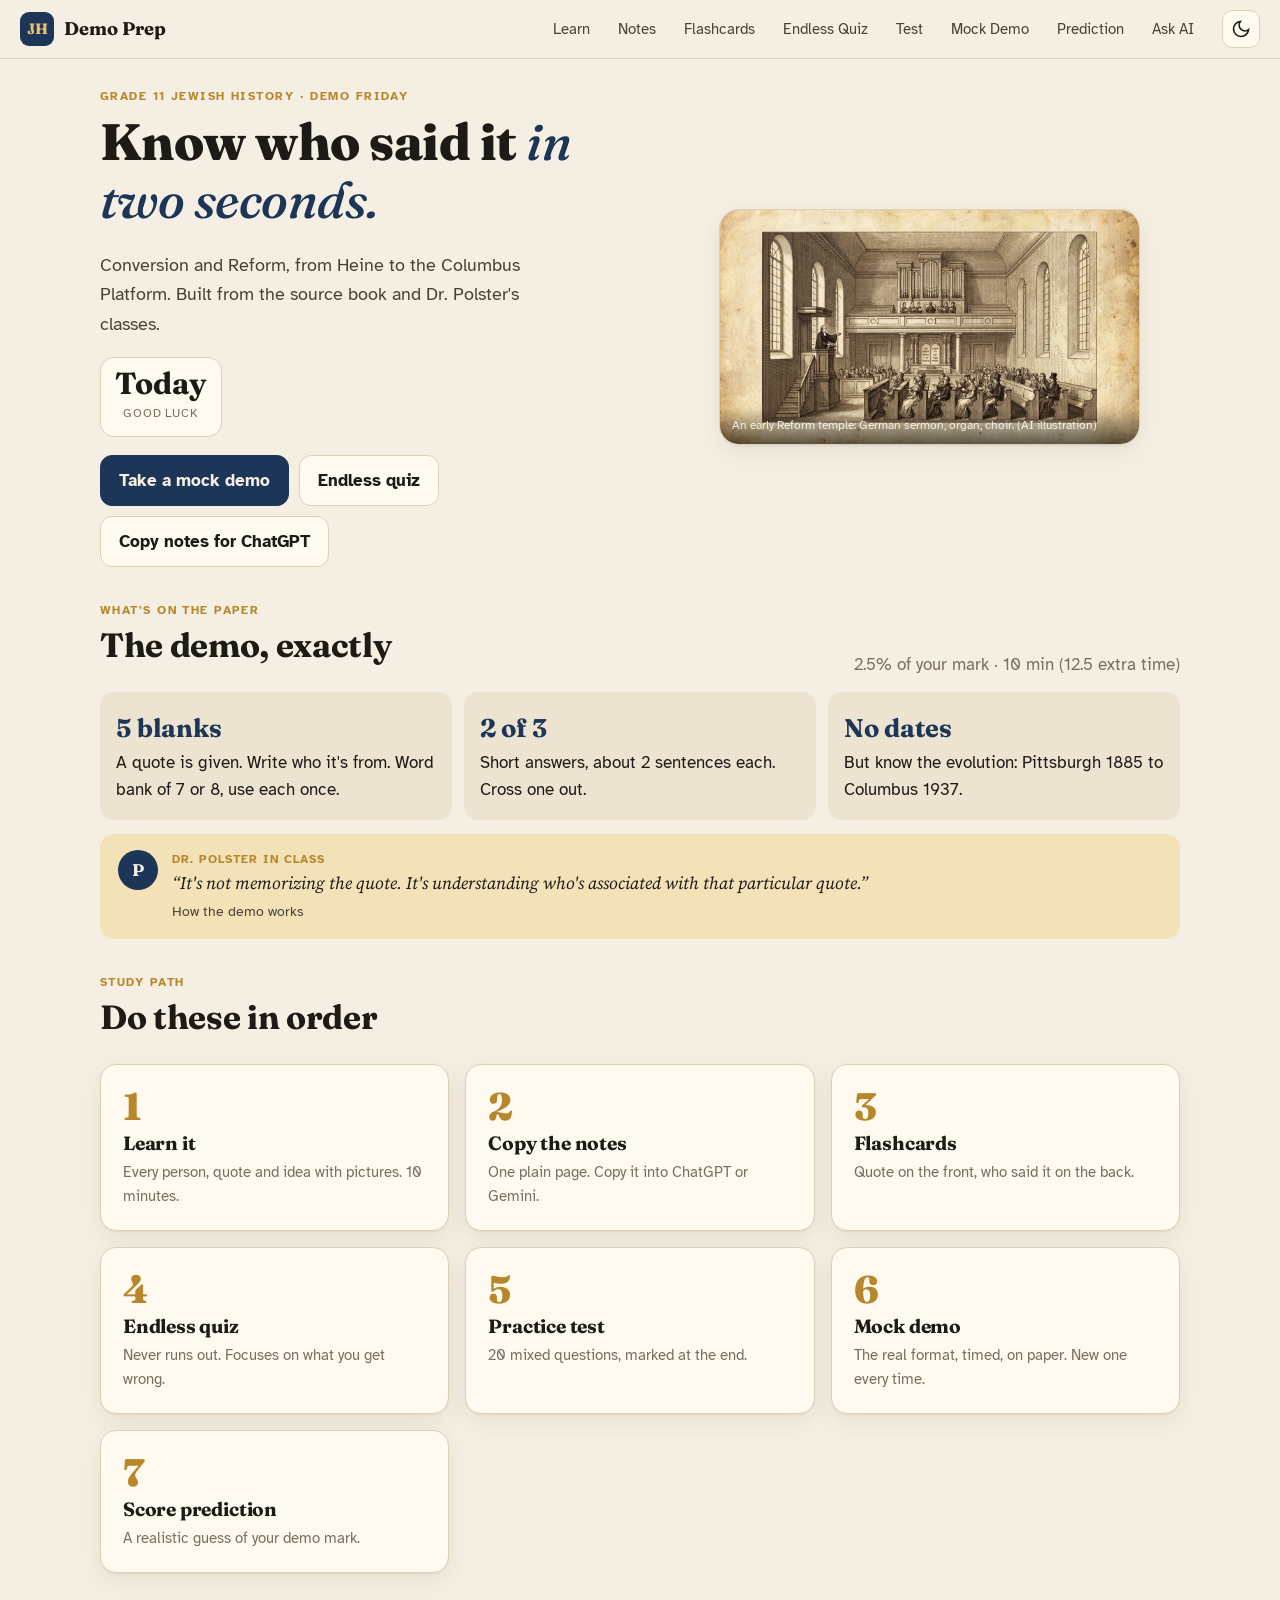
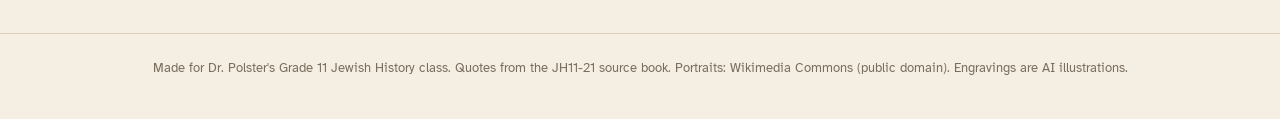
<file: index.html>
<!doctype html>
<html lang="en">
<head>
<meta charset="utf-8">
<meta name="viewport" content="width=device-width, initial-scale=1">
<title>JH Demo Prep</title>
<meta name="description" content="Study for the Grade 11 Jewish History demo: Conversion (Heine, Mendelssohn) and Reform (Jacobson to Columbus 1937). Endless quizzes, mock demos, score predictor and an AI helper.">
<meta property="og:title" content="JH Demo Prep">
<meta property="og:description" content="Endless quizzes, realistic mock demos and a score predictor for Friday's Jewish History demo.">
<meta property="og:image" content="img/temple-illustration.jpg">
<link rel="icon" href="data:image/svg+xml,<svg xmlns='http://www.w3.org/2000/svg' viewBox='0 0 64 64'><rect width='64' height='64' rx='14' fill='%231d3557'/><text x='32' y='44' font-size='34' text-anchor='middle' fill='%23e9c46a' font-family='Georgia'>JH</text></svg>">
<link rel="preconnect" href="https://fonts.googleapis.com">
<link rel="preconnect" href="https://fonts.gstatic.com" crossorigin>
<link href="https://fonts.googleapis.com/css2?family=Atkinson+Hyperlegible:ital,wght@0,400;0,700;1,400&family=Fraunces:opsz,wght@9..144,500;9..144,700;9..144,800&family=Source+Serif+4:ital,wght@0,400;0,600;1,400&display=swap" rel="stylesheet">
<link rel="stylesheet" href="styles.css?v=4">
<script>document.documentElement.className+=" js"</script>
<style>.js .seo-notes{display:none}</style>
<link rel="alternate" type="text/plain" href="llms-full.txt" title="All demo notes (plain text)">
<link rel="canonical" href="https://jumpsy.github.io/jh-demo-study/">
<script type="application/ld+json">{"@context":"https://schema.org","@type":"LearningResource","name":"Jewish History 11 Demo Notes: Conversion and Reform","description":"Complete notes for the Grade 11 Jewish History demo: Heine, Mendelssohn, Jacobson, Hamburg Temple, Frankel, Geiger, Pittsburgh Platform (1885), Columbus Platform (1937).","educationalLevel":"Grade 11","inLanguage":"en","url":"https://jumpsy.github.io/jh-demo-study/","about":[{"@type":"Thing","name":"Heinrich Heine"},{"@type":"Thing","name":"Abraham Mendelssohn"},{"@type":"Thing","name":"Israel Jacobson"},{"@type":"Thing","name":"Hamburg Temple"},{"@type":"Thing","name":"Zecharias Frankel"},{"@type":"Thing","name":"Abraham Geiger"},{"@type":"Thing","name":"Pittsburgh Platform"},{"@type":"Thing","name":"Columbus Platform"},{"@type":"Thing","name":"Reform Judaism"},{"@type":"Thing","name":"Jewish conversion after emancipation"}]}</script>
</head>
<body>
<header class="topbar">
  <a href="#home" class="brand" aria-label="Home"><span class="brand-mark">JH</span><span class="brand-text">Demo Prep</span></a>
  <nav class="nav" id="nav">
    <a href="#learn">Learn</a>
    <a href="#notes">Notes</a>
    <a href="#cards">Flashcards</a>
    <a href="#quiz">Endless Quiz</a>
    <a href="#test">Test</a>
    <a href="#demo">Mock Demo</a>
    <a href="#predict">Prediction</a>
    <a href="#ask">Ask AI</a>
  </nav>
  <div class="top-tools">
    <button class="icon-btn" id="themeBtn" title="Dark or light mode" aria-label="Toggle dark mode">
      <svg viewBox="0 0 24 24" width="20" height="20" fill="none" stroke="currentColor" stroke-width="2"><path d="M21 12.8A9 9 0 1 1 11.2 3a7 7 0 0 0 9.8 9.8z"/></svg>
    </button>
    <button class="icon-btn menu-btn" id="menuBtn" aria-label="Menu">
      <svg viewBox="0 0 24 24" width="22" height="22" fill="none" stroke="currentColor" stroke-width="2"><path d="M4 7h16M4 12h16M4 17h16"/></svg>
    </button>
  </div>
</header>
<main id="app" tabindex="-1"><!--SEO-START--><article class="seo-notes"><h1>Jewish History 11 Demo Notes</h1><p><a href="notes.html">Read all notes</a></p><pre style="white-space:pre-wrap">JEWISH HISTORY 11 DEMO NOTES: CONVERSION AND REFORM
Source: JH11-21 source book + Dr. Polster's classes.

DEMO FORMAT
- Friday Oct 2. Worth 2.5%. On paper. 10 min (12.5 extra time).
- Part A: 5 fill-in-the-blanks. A quote is given, write WHO it is associated with. Word bank of 7-8, each word used once.
- Part B: 3 short answers, do only 2 (cross one out). About 2 sentences each.
- No dates needed, but know the evolution from Pittsburgh (1885) to Columbus (1937).
- Not on demo: Wissenschaft des Judentums (science of Judaism) or anything earlier.
- Oct 1 (day before): Dr. Polster said today's material, the Pittsburgh and Columbus Platforms, WILL be on the demo. See the Oct 1 class notes below.

1. CONVERSION
- After emancipation, conversion was a CHOICE (not forced like the Crusades or Inquisition).
- It was social/political, not religious. At least 250,000 Jews converted. Disraeli became British PM.

HEINRICH HEINE (p. 13): German Jewish poet. Baptized Lutheran in 1825 to get a doctorate and a government/university job. It didn't work; moved to Paris. Kept his Jewishness privately.
  - "The baptismal certificate is the ticket of admission to European culture." (KEY)
  - "From the nature of my thinking you can deduce that baptism is a matter of indifference to me."
  - "For me perhaps its significance will be that I can better devote myself to championing the rights of my unfortunate brethren."
  - "I hold it beneath my dignity and a stain on my honor to undergo conversion in order to obtain a position in Prussia."
  - "I'll turn Catholic yet for spite, and hang myself."
  - "I make no secret of my Judaism, to which I have not returned, because I never left it."
  - "Where they burn books, they ultimately burn people."

ABRAHAM MENDELSSOHN (pp. 11-12): son of Moses Mendelssohn (father of the Haskalah). Letter to daughter Fanny on why he raised her Christian: Judaism 'had its day', Christianity is the creed of the most civilized people.
  - "We have educated you and your brothers and sister in the Christian faith, because it is the creed of most civilized people." (KEY)
  - "Some thousands of years ago the Jewish form was the reigning one, then the heathen form, and now it is the Christian." (KEY)
  - "The outward form of religion your teacher has given you is historical, and changeable like all human ordinances."
  - "I know it, I believe it, I live in this faith, and this is my religion."
  - "By pronouncing your confession of faith you have fulfilled the claims of society on you, and obtained the name of a Christian."
  - "Because it is the religious form acceptable to the majority of civilized human beings."

HEINE vs MENDELSSOHN: Heine = get ahead, avoid discrimination, baptism is a ticket. Mendelssohn = Christianity is today's religion of civilized people. Both social/political, not religious.

2. REFORM: BEGINNINGS (pp. 14-15)
- Goal of early Reform: NOT to destroy Judaism. Make it understandable and attractive so Jews stop converting out.
ISRAEL JACOBSON'S TEMPLE (Seesen, 1810): not a rabbi. Christians attended, orchestra, choir, organ, hymns in German and Hebrew. Goal: religious education.
  - "What I had in mind when I first thought about building this temple was your religious education." (KEY)
  - "Be it far from me that I should have any secret intention to undermine the pillars of your faith." (KEY)
  - "On all sides, enlightenment opens up new areas for development. Why should we alone remain behind?" (KEY)
  - "Who would dare to deny that our service is sickly because of many useless things, that in part it has degenerated into a thoughtless recitation of prayers and formulas."
  - "If I do seek here first some rapprochement between you and our Christian neighbors, I would ask more for your gratitude and honest help than for your criticism."
HAMBURG TEMPLE (constitution 1817): founded by 66 laymen. German sermon, choir with organ, confirmation for boys AND girls. Worship was neglected because people no longer knew Hebrew.
  - "Since public worship has for some time been neglected by so many, because of the ever decreasing knowledge of the language in which alone it has until now been conducted..." (KEY)
  - "Specifically, there shall be introduced at such services a German sermon, and choral singing to the accompaniment of an organ."
  - "The children of both sexes, after having received adequate schooling in the teachings of the faith, shall be accepted as confirmants of the Mosaic religion."
  - "Convinced of the necessity to restore public worship to its deserving dignity and importance."
  - "By adopting the designation traditionally reserved for the fallen Temple of Jerusalem, the Reformers symbolically relinquished the hope of Israel's restoration and declared Hamburg their Jerusalem."
WHY 'TEMPLE'? (1) Sounds less foreign / less Jewish than synagogue. (2) Name of the destroyed Jerusalem Temple: they gave up hope of returning to Zion. Hamburg = their Jerusalem. 'We're here to stay.'

3. REFORM: MAIN ISSUES (pp. 17-18, 22-23)
- Issues: prayer language (Hebrew vs vernacular), head covering, kashrut, Sabbath Saturday vs Sunday.
- Frankfurt conference (1845): is Hebrew legally needed for prayer?
ZECHARIAS FRANKEL: team Hebrew. Hebrew must prevail in the service: CONSERVE it, it's sacred to the whole people and keeps Jews together (like a bundle of arrows), dropping it causes a schism. He left the conference when it voted to cut Hebrew. Positive-historical Judaism. Founder of Conservative Judaism.
  - "Now it is necessary to conserve the things which are truly sacred to the entire people, to prevent any schism in Israel." (KEY)
  - "In order to understand Judaism in the present one must look back and investigate its past."
  - "The positive forms of Judaism are deeply rooted within its innermost being and must not be discarded coldly and heartlessly." (KEY)
  - "The Zeitgeist is as fickle as the times. Besides, it is cold."
  - "Rather than creating new parties, we must make peace between the existing ones."
  - "It is the pride of Judaism that no person, and no social class, may presume authority, but that every decision must evolve organically from principles."
ABRAHAM GEIGER: team German. German prayer strikes a deeper chord (you understand it). Judaism is a religion, NOT a nation. Refused to move Shabbat to Sunday or abolish circumcision.
  - "A German prayer strikes a deeper chord than a Hebrew prayer." (KEY)
  - "No member of this conference would wish to link Judaism to a particular nation." (KEY)
  - "Consequently, the national aspect of Israel must recede into the background." (KEY)
  - "Anyone who imagines Judaism to be walking on the crutches of a language deeply offends it."
  - "The Hebrew language has ceased to be alive for the people."
  - "Wholly faded from our consciousness is the belief in the restoration of a Jewish State in Palestine."
  - "The look into the future should arouse the happy hope in the unification of all mankind, in truth, in justice, and in peace."
  - "The separation between Israel and the other peoples, which existed at one time, has no right to be expressed in prayer."
GEIGER'S PRAYER BOOK PREFACE, 3 main issues: (1) no Israel/Zion, (2) no Messiah, rebuilt Temple, ingathering of exiles, (3) universalism / openness to other religions.

4. REFORM: EVOLUTION (pp. 24-28)
PITTSBURGH PLATFORM (1885), Classical Reform. Called by Kaufmann Kohler, chaired by Isaac M. Wise, adopted by the CCAR.
  - "We consider ourselves no longer a nation, but a religious community, and therefore expect neither a return to Palestine, nor a sacrificial worship under the sons of Aaron." (KEY)
  - "All such Mosaic and rabbinical laws as regulate diet, priestly purity, and dress ... fail to impress the modern Jew with a spirit of priestly holiness."
  - "Today we accept as binding only the moral laws, and maintain only such ceremonies as elevate and sanctify our lives." (KEY)
  - "We recognize in Judaism a progressive religion, ever striving to be in accord with the postulates of reason."
  - "We recognize in every religion an attempt to grasp the Infinite."
  - "We reject as ideas not rooted in Judaism the beliefs both in bodily resurrection and in Gehenna and Eden."
COLUMBUS PLATFORM (1937), CCAR. Why it changed: Nazi Nuremberg Laws (1935), assimilation failed (even converts not accepted), Zionism succeeding.
  - "In view of the changes that have taken place in the modern world and the consequent need of stating anew the teachings of Reform Judaism..." (KEY)
  - "Judaism is the soul of which Israel is the body." (KEY)
  - "We affirm the obligation of all Jewry to aid in its upbuilding as a Jewish homeland." (KEY)
  - "The use of Hebrew, together with the vernacular, in our worship and instruction."
  - "The preservation of the Sabbath, festivals and Holy Days, the retention and development of such customs, symbols and ceremonies as possess inspirational value."
  - "Judaism is the historical religious experience of the Jewish people."
  - "It presents them not as a fixed creed but as a guide for the progressive elements of Jewry."
  - "Not only a haven of refuge for the oppressed but also a center of Jewish culture and spiritual life."
EVOLUTION SUMMARY: Pittsburgh = not a nation, no return to Palestine, only moral laws binding, drop diet/dress laws. Columbus = Jewish people again ('soul of which Israel is the body'), help build a Jewish homeland, Hebrew together with the vernacular, keep Sabbath/festivals/inspiring customs. Reform today is NOT anti-Israel.

TIMELINE (order matters, dates don't): 1810 Israel Jacobson opens his little "Temple" in Seesen -&gt; 1817-18 Hamburg Temple constitution and dedication -&gt; 1822-25 Mendelssohn family and Heine convert -&gt; 1845 Frankfurt conference: Frankel vs. Geiger on Hebrew -&gt; 1845+ Geiger's new prayer book: national aspect recedes -&gt; 1885 Pittsburgh Platform: Classical Reform -&gt; 1935 Nazi Nuremberg Laws strip German Jews of citizenship -&gt; 1937 Columbus Platform: peoplehood, homeland, Hebrew return

DR. POLSTER'S CLASS, OCT 1 (the day before the demo). Teaching part of the recording, cleaned up.
DEMO FORMAT (his words): "I do the most recent stuff on the demo. So the stuff that we're doing today will be on the demo." 10 minutes (12.5 extra time). Page 1: five quotes, each with a blank, and a word bank at the bottom of "the people or the platform" ; one word per quote, one to one. You can use process of elimination. Example he gave: "The baptismal certificate is the ticket into European society" = Heinrich Heine ("this is on the demo, so I'm giving you one right here"). Page 2: three short answers, cross one out, write two sentences each for the other two. Example: give a quote, "tell me who said that and what's the significance of that." Maybe one conceptual or compare question. "If you focus on quotes, you'll be good." "You will be underwhelmed."
WHAT'S ON IT: Conversion (Heine vs Mendelssohn), Reform beginnings (Jacobson's little temple, the Hamburg Temple), Geiger vs Frankel, Geiger's prayer book, and today's Pittsburgh and Columbus Platforms.
JACOBSON (p. 14): know the first three indented lines: "What I had in mind when I first thought about building this temple was your religious education." All you need: he opened a temple and made it more reformed so more German Jews would want to come. "That's it."
HAMBURG TEMPLE (p. 15): the start of the constitution: "an ever decreasing knowledge of the language." Nobody knows Hebrew, nobody comes to shul, so make worship attractive and build it like the church nearby. The goal of early Reform was to attract Jews into their Jewish faith and identity, NOT to corrupt Judaism.
FRANKEL vs GEIGER (Frankfurt, pp. 17-18): Both agree there is no halakha that you must pray in Hebrew. Frankel, top left of p. 18: "The positive forms of Judaism are deeply rooted within its innermost being and must not be discarded coldly and heartlessly." ("That's a quote that could be on tomorrow.") Frankel: Hebrew connects us to our ancestors, it's uplifting. Geiger, right column: "A German prayer strikes a deeper chord than a Hebrew prayer": if you understand what you pray, it hits your soul; more Jews will understand. Frankel, middle of p. 18 ("literally this is the most important"): "It is necessary to conserve the things which are truly sacred to the entire people, to prevent any schism in Israel." If every Jew in the world prays in Hebrew, that keeps us together. Geiger, right column middle: "no member of this conference would wish to link Judaism to a particular nation." Geiger: Hebrew is to Jews what French is to France; he doesn't want a nation or a people, he wants a religion like Hinduism, Buddhism, Christianity. That defines Classical Reform.
GEIGER'S PRAYER BOOK (p. 23, "the most important part, underline, highlight"): "The national aspect of Israel must recede into the background." Practically: take out Israel, the ingathering of the exiles, returning to Jerusalem, rebuilding the Temple. Why: wanting to be somewhere else "puts a target on my head" and makes me different; "I'm a German, I'm here to stay," like the neighbours who go to their church. (The State of Israel only comes in 1948.) Sample short answer he gave 2.5/2.5: "Geiger said this in his new prayer book. He doesn't think Jewish national identity should be the focus; Judaism should mainly be a religion, so he gets rid of the connection to Israel and the return of the exiles."
TREIFA BANQUET (1883): two years before Pittsburgh, a party for about 300 people for graduating Reform rabbis served clams, shrimp salad and shellfish (no pork). Significance: being like everyone else means losing what makes you Jewish.
PITTSBURGH PLATFORM (p. 24, 1885) = CLASSICAL REFORM, a "platform of principles: this is what we stand for." Most liberal point. "This is not Reform Judaism today." Quotes to know: (1) bottom of p. 24, third principle: "we accept as binding only the moral laws, and maintain only such ceremonies as elevate and sanctify our lives, but reject all such as are not adapted to the views and habits of modern civilization." Moral law = don't kill. Drop the legal/ritual laws unique to Jews (kosher, Shabbat, bris): "the church down the street ain't doing that." (2) "We consider ourselves no longer a nation, but a religious community": reject the return to Israel, "we're here to stay," not the chosen people, not a light unto the nations. Sixth principle (Judaism a progressive religion; Christianity and Islam daughter religions): "We're a religion like other religions." He said don't worry about the Messiah or other-religions parts. Why all this: we're losing Jews to conversion, so make Judaism attractive by being like the neighbours.
THE PENDULUM: Frankel (tradition, Hebrew, conserve) → Geiger (German, a religion not a nation, more liberal) → Pittsburgh (most liberal) → Columbus 1937: the pendulum swings back, Reform "re-reforms" and becomes more traditional (moves toward Frankel, not all the way). Reform today is even more traditional (revised again in 1999).
COLUMBUS PLATFORM (p. 26, 1937): Jews being pushed out of Germany, a sense of coming disaster (not yet the Holocaust). Quote to know, middle of p. 26, the opening: "In view of the changes that have taken place in the modern world..." = Columbus, a response to the coming disaster: we have to rethink who we are. Answer he accepted for full marks: as the world changes, Judaism needs to adapt and rethink itself. ("Each age has the obligation to adapt the teachings of the Torah" shows some laws can come back, but "I will not ask you this one.") Quote to know, middle of p. 27, number 5 (Israel): "We affirm the obligation of all Jewry to aid in its upbuilding as a Jewish homeland by endeavoring to make it not only a haven of refuge for the oppressed but also a center of Jewish culture and spiritual life." Israel comes back into prayer and into Reform's principles: "Judaism is the soul of which Israel is the body." Hebrew comes back too.
SUMMARY IN ONE LINE (his): think of it as language. Frankel: Hebrew, Hebrew, conserve. Geiger: German, German, it strikes a chord. Pittsburgh adopts that. 1937 Columbus: "Wait, we have to re-reform," put Hebrew and Israel back in.

DR. POLSTER'S LINES FROM CLASS
- "It's not memorizing the quote. It's understanding who's associated with that particular quote." (How the demo works)
- "Highlight that, underline it, circle it, commit it to memory. It's on the demo on Friday. Period." (Geiger: "the national aspect of Israel must recede into the background")
- "Don't look at the other stuff. It's just on that stuff." (Demo scope)
- "Dates don't matter to me." (No dates on the demo (unless he says so))
- "It wasn't a religious move. It was a political move. Or a social move." (Heine and Mendelssohn converting)
- "There's a big difference between conversion of choice and conversion out of fear." (Then vs. the Inquisition and Crusades)
- "That's the OG of the Reform movement." (Jacobson and the Hamburg Temple's intent)
- "We're here to stay. We're in Germany. This is our Beit HaMikdash." (Why they called it a "temple")
- "We have to conserve. We have to conserve." (Frankel, founder of the Conservative movement)
- "Jews are a religion, Geiger says. We're not a people. We're not a nation." (Geiger at Frankfurt)
- "Everybody should be like Mike." (Reform wanting to look like their Christian neighbours)
- "Nobody leaves this room thinking that Reform Jews stand for anti-Israel. It's not true." (Early Reform vs. Reform today)
- "You're going to look at the 3 questions and you're going to say, 'I don't like this one.' You're going to cross it out." (Short answers: pick 2 of 3)
- "I do the most recent stuff on the demo. So the stuff that we're doing today will be on the demo." (Oct 1: Pittsburgh and Columbus ARE on the demo)
- "If you focus on quotes, you'll be good." (Short answers: mostly 'who said this, what does it mean, why does it matter'. Maybe one compare question.)
- "We accept as binding only the moral laws. Good quote." (Pittsburgh Platform, 3rd principle. Moral law = don't kill. Drop kosher, Shabbat, bris.)
- "The pendulum is going to swing back and the reform movement is going to re-reform." (Frankel (Hebrew) → Geiger (German) → Pittsburgh (most liberal) → Columbus swings back toward tradition)
- "This is not reform Judaism today." (Pittsburgh = Classical Reform, not Reform today)
- "You will be underwhelmed." (The demo is easy if you know the quotes)
- "Hopefully you'll have the ability on a sit-down within 2 seconds to be able to identify that quote." (Quote speed)

PRACTICE SHORT ANSWERS (with model answers)
1. Compare Heine's and Mendelssohn's reasons for converting.
   Model: Heine converted to get ahead in society; he saw the baptismal certificate as a ticket of admission to European culture and a job. Mendelssohn raised his children Christian because he saw Christianity as the religion of the most civilized people today, while Judaism had its day. Both were social or political reasons, not religious ones.
2. Explain the quote: "The baptismal certificate is the ticket of admission to European culture." Who said it and what does it mean?
   Model: Heinrich Heine said it. He meant that for a Jew to be fully accepted in European society, get a career and avoid discrimination, he had to be baptized; it was a social move, not a religious belief.
3. How was conversion after emancipation different from conversion in the Middle Ages?
   Model: In the Middle Ages (Crusades, Inquisition) Jews were forced to convert or be killed. After emancipation conversion was a free choice, and with religion playing a smaller role it became a secular, social and political act to be accepted in society.
4. What was the original intent of the Reform movement according to Jacobson and the Hamburg Temple?
   Model: Jacobson said his temple was for religious education, not to undermine the pillars of the faith. The Hamburg Temple said public worship was neglected because people no longer knew Hebrew, so they made it attractive and understandable (German sermon, organ, choir) to keep Jews from leaving or converting.
5. Give two reasons the Reformers called their house of worship a "temple".
   Model: First, "temple" sounded less foreign and less Jewish than synagogue, like the places of worship of other religions. Second, by using the name of the destroyed Temple in Jerusalem, they gave up hope of returning to Zion and declared Hamburg their Jerusalem: we are here to stay.
6. List two changes the Hamburg Temple brought into Jewish worship and explain why.
   Model: It added a German sermon and choir singing with an organ, and confirmation for both boys and girls. The goal was to make worship dignified, understandable and attractive, like their Christian neighbours, because people no longer understood Hebrew and stopped coming.
7. Explain the debate between Frankel and Geiger at the Frankfurt conference.
   Model: They argued whether Hebrew is needed in prayer. Frankel said Hebrew must prevail and be conserved because it is sacred to the whole people and prevents a schism. Geiger said a German prayer strikes a deeper chord because people understand it, and that Judaism is a religion, not a nation tied to one language.
8. Explain Geiger's line: "the national aspect of Israel must recede into the background."
   Model: In the preface to his new prayer book, Geiger said Judaism is only a religion, not a nation. So prayers about returning to Zion, a Jewish state in Palestine, rebuilding the Temple and the ingathering of exiles were removed, and prayers focused on hope for all mankind instead.
9. What were the three main issues in Geiger's preface to the Frankfurt prayer book?
   Model: One: the connection to Israel and Zion is removed from prayer. Two: no more praying for the Messiah, rebuilding the Temple or the ingathering of exiles. Three: universalism, being open to other religions and hoping for the unification of all mankind instead of stressing Jewish separation.
10. Describe the Pittsburgh Platform (1885). What did Classical Reform believe?
   Model: It said Jews are no longer a nation but a religious community, so no return to Palestine. Only the moral laws are binding, and laws about diet, priestly purity and dress (like kashrut) don't fit modern life. Judaism is a progressive religion in accord with reason.
11. Why did the Reform movement change its views between 1885 and 1937?
   Model: By 1937 the Nazis' Nuremberg Laws (1935) showed assimilation had failed: Jews were not accepted as Germans even if they converted, and Hitler went after them whether religion or nation. Zionism in Palestine was succeeding, so Reform brought back Jewish peoplehood and support for a homeland.
12. Compare the Pittsburgh and Columbus Platforms on Israel and on Hebrew.
   Model: Pittsburgh (1885) said Jews are not a nation and expect no return to Palestine, and it drops rituals. Columbus (1937) says Judaism is the soul of which Israel is the body, asks all Jews to help build a Jewish homeland, and brings back Hebrew together with the vernacular.
13. Is it right to say Reform Judaism is against Israel? Explain using the evolution of Reform.
   Model: No. Early Reform (Geiger, Pittsburgh 1885) removed Zion and said Jews are not a nation. But the Columbus Platform (1937) changed this and called on all Jews to help build a Jewish homeland, and Reform today supports Israel.
14. "In view of the changes that have taken place in the modern world..." Where is this from, and what is its significance?
   Model: It is the opening of the Columbus Platform (1937). With the Nazis pushing Jews out of Germany and disaster coming, Reform had to rethink who it is, so it brought back Jewish peoplehood, Hebrew and support for a homeland in Palestine.
15. "We accept as binding only the moral laws." Who said this and what does it mean?
   Model: This is the Pittsburgh Platform (1885), Classical Reform. Only moral laws like "don't kill" must be followed, while ritual laws that make Jews different, like kashrut, Shabbat rules and dress, are dropped so Jews can be like their neighbours.
16. "The positive forms of Judaism are deeply rooted within its innermost being and must not be discarded coldly and heartlessly." Who said it and why?
   Model: Zecharias Frankel said it at the Frankfurt conference. He argued the old forms, like praying in Hebrew, are part of Judaism's core, so they must be conserved to keep the Jewish people united and prevent a schism.

SOURCE READINGS: full text of the source book pages on the demo
(Transcribed from the JH11-21 source book, Unit 2, by OCR. Small typos may remain. Worksheet questions are left out.)

=== RESPONSES TO EMANCIPATION (background) ===
RESPONSES TO EMANCIPATION
Following the French Revolution and the Napoleonic Wars, Jews in much of Western
Europe were given new freedoms. They were suddenly released from the ghetto in which they had been living. In France, Germany, Italy and Holland they were given the right to vote and other civil liberties. In many places they could enter universities, work at almost any job they chose, even accept public office. Many Jews were hardly ready for these changes after living in darkness of the ghettos for so long and their new freedoms were like a blinding light. Many were confused even as they were excited.
For many, Judaism suddenly seemed old-fashioned and out of date. Some of these Jews, looking at the world with their new eyes, moved further and further away from their
Judaism. They assimilated, even converted to Christianity. Some Jews tried to change
Judaism to meet the needs of the new life they were living while other Jews maintained that no changes were permitted or necessary in Judaism.
1. CONVERSION TO CHRISTIANITY: conversion was one way in which Jews reacted to the age of emancipation. Traditionally baptism had been the escape from persecution and emancipation should have made it unnecessary. In fact, from the end of the 1gth century conversion became common. It was no longer a dramatic act of heresy, a change of one world to the other. With the decline of the part all religion played in society, conversion might be less of a religious act than a secular one. Heinrich Heine!
(1797-1856) who had himself baptized the year after Karl Marx,? referred to the act contemptuously as an 'entrance ticket to European society' (see p. 118 in the hoveret).
During the 19ü century, in east-central Europe, at least 250 000 Jews bought their
'tickets' and hope to enter European society via conversion.
• For a Jew, everywhere except in the United States, remaining a few was a material sacrifice. The rewards of baptism could be considerable. In England, from the mid-1gth century onward, it removed the last obstacles preventing a Jew from getting to the top.
Converted Jews in England became baronets, peers, MP's and one, Benjamin Disraeli, even became Prime Minister.?
On the European Continent, Judaism remained an obstacle not just to a political career but also to many forms of economic activity. Even in Western Europe, the process begun in 1789-91 for Jews to become citizens in France took 80 years to complete
'Heine was one of the most significant German poets of the | 9th century. He was also a journalist, essayist, and literary critic. He converted to Christianity in hope of being accepted into the social and cultural life of Germany.
2 Karl Marx was baptized at the age of 6
3 Disraeli was converted by his father in 1817 when he was 12 years old.
purely in a nominal legal sense. Further east, especially in Russia and Rumania, Jewish disabilities remained severe. There were many delays and uncertainties on the way to emancipation, which explains why so many Jews took their 'ticket' to society through baptism.
2. WISSENSCHAFT DES JUDENTUMS: Conversion was not the only response by Jews to their emancipation - a number of lews thought that the hostility toward Jews resulted from society's ignorance of Judaism, its history and contributions to European culture.
These Jews wanted Judaism to be seen as a religion of rich culture and profound significance(see Eduard Gans p. I14). Leopold Zunz* (1794-1886) and his colleagues set up a Society for Jewish Culture and Science, whose object was to investigate the nature of Judaism by modern scientific methods and demonstrate the universal value of Jewish knowledge.
This association was known as the Science of Judaism or in German,
Wissenschaft des Judentums.
The association realized that its goal was not being met and attitudes of Christian society were not changing toward the Jews and thus it was dissolved in 1824. Most of the members of the Wissenschaft des Judentum converted to Christianity to be able to enter freely into the academic world. Leopold Zunz himself plodded on. He translated an enormous of Jewish literature, especially midrashim and liturgical poetry. He also elaborated a philosophy of Jewish history.
Zunz's "scientific" presentation of Jewish history and learning might have made an impression of gentile society, but it also involved a severance from a great part of judaism.
Despite this bias, the scholarly importance of Zunz's studies remains unquestioned to this day.
3. REFORM JUDAISM: another response to the emancipation of the Jews was the
Reform movement. The roots of Reform Judaism come from the beginning of the modern age in Germany. Reform Judaism was born in the effort and in the hope that changes in Judaism and Jewish practice would stop the terrible wave of assimilation and conversion of the hundreds of thousands of Jews in Germany. Something had to be done to revive self-respect and self-knowledge in large sections of the Jewish people.
At first no one knew that the ideas of reform (change) would become a moyement.
Individual synagogues, such as the ones in Seesen, Hamburg and Berlin tried to
These reformers wanted to make their synagogues more attractive so that Jews would not to drawn to Protestant or Catholic churches.
4 Zunz became known as the father of modern Jewish scholarship
As more and more synagogues in Western Europe began to make similar changes, there was a need for the leaders to meet and share their ideas and vision. To meet this need, several rabbinical conferences of reformers were held between 1844-1871. At these conferences the leaders tries to work out exactly what this new Reform Judaism should mean and how this would be accomplished. At the second conference in Frankfurt in
1845, the reformers wanted to greatly reduce the use of Hebrew in synagogue services.
When Zecharias Frankel, one of the rabbis attending the conference, saw this he left the meeting and he started another movement (see response #5).
The reformers found that they shared some basic ideas. They believed that Judaism was to be seen as a developing, evolving religion, one that would disappear if it was not kept up to date with constant reform and change. Mitzvot and customs like Kashrut, strict
Shabbat, holiday observance and the use of Hebrew alone for prayer were abandoned and the Reform movement was born.
Abraham Geiger (1810-1874) was the leading thinker för Reform Judaism: Geiger.
believed in "progressive revelation" whereby the practice of Judaism had to be changed periodically as God's will was made manifest and as conditions changed. In a private letter he wrote in 1836, he spoke of the need to abolish all the institutions of
Judaism and rebuild them on a new basis. But this was not what he felt able to do in practice. As he grew older, like so many well-educated Jews before and since, he began to feel the pull of traditional Judaism more and more so that his enthusiasm for change abated. The Reformers might have had more impact if they had been able to erect a clearly defined platform of beliefs and practice (as was done in the Pittsburgh platform of
1885), and stick to it. But Geiger was not the only one who failed to find a final resting.
point of faith. The leading reformers differed among themselves.
Rabbinical conferences were held and new prayer books were issued and all of these things provoked fresh controversies.
In one version or another Reform Judaism clearly provided a satisfactory expression of the religious spirit for many thousands of educated Jews. In America, in both its conservative and liberal versions, Reform became an important element of American
Jewish society. But what reform did not do, any more than the 'Science of Judaism', was to solve the Jewish problem. It did not normalize the Jews as a whole because it never spoke for more than a minority. It was, in essence, an alternative to baptism and complete assimilation, among Jews whose faith, or at any rate whose piety, was strong enough to keep them attached to their religion in some form. By the end of the 1840's, it was obvious that it was not going to take over more traditional forms of Judaism, even in enlightened Germany.
4. ORTHODOX JUDAISM was yet another response to the Emancipation. Many Jews steadfastly resisted the changes proposed by the reformers, maintaining any break in the chain of traditions would endanger the foundations of the religion. The most famous early. opponent to Reform was Rabbi Moses Schreiber (1769-1839), born in Germany and later known as the Chatam Sofer. From his position as rabbi in Pressburg, Hungary,
he rallied traditionalist-minded Jews against any changes in the Synagogue service and any change to the practice of Judaism.
Orthodoxy, which held the loyally of most German Jews, had strong spokesmen and the most prominent was Samson Raphael Hirsch (1808-1888). Hirsch was convinced that
Jews could be good citizens, steeped in culture and learning of their own country, and still remain loyal to the laws that had come down through the ages and hence he is associated as the founder of Neo-Orthodoxy.
Hirsch also argued that God's revelation of the Torah on Mount Sinai was a fact and that without Torah there was no Israel. Until a new divine revelation was granted, no change dared be made. Human intelligence could not measure itself against the divine, and it was bold presumption for any generation to set itself up as the possessor of perfect wisdom and as superior to God's expressed will. Hirsch was a powerful writer and preacher and believed that it was an excellent thing to combine Torah with the ways of the world - Yafeh Torah im Derech Ertez.
5. CONSERVATIYE JUDAIsM was the fifth response to the Emancipation and it took a midway position between Reform and Neo-Orthodoxy. Led by Zecharias Frankel (1801-1875) who was the president of the rabbinical seminary in Breslau, this movement was originally known as Positive Historical Judaism. It emphasized the importance of the historical continuity of the Jewish heritage. The adherents of the Historical School knew that change was inevitable and acknowledged that Judaism had undergone changes throughout its history. Followers of this movement insisted the innovations had to be within the framework of Jewish tradition and thus Tradition and Change' became the slogan of the Conservative movement.

=== ABRAHAM MENDELSSOHN: LETTER TO HIS DAUGHTER ===
ABRAHAM MENDELSSOHN
Why I Have Raised You as a Christian:
A Letter to His Daughter1
My dear Daughter,
You have taken an important step, and in sending you my best wishes for the day and for your future happiness, I have it at heart to speak seriously to you on subjects hitherto not touched upon.
Does God exist? What is God? Is He a part of ourselves, and does He continue to live after the other part has ceased to be? And where? And how? All this I do not know, and therefore I have never taught you anything about it. But I know that there exists in me and in you and in all human beings an everlasting inclination towards all that is good, true, and right, and a conscience which warns and guides us when we go astray. I know it, I believe it, Ilive in this faith, and this is my religion. This I could not teach you, and
• nobody can learn it; but everybody has it who does not intentionally and knowingly cast it away. The example of your mother, the best and noblest of mothers, whose whole life is devotion, love and charity, is like a bond to me that you will not cast it away. You have grown up under her guidance, ever intuitively ieceiving and adopting what alone gives real worth to mankind. Your mother nothing that can lead you away from what is food; and much that guides you to love, bedience, tolerance, and resignation, even if it offered nothing but the example of its
Founder, understood by so few, and followed by still fewer.
By pronouncing your confession of faith you have fulfilled the claims of society on you, and obtained the name of a Christian. Now be what your duty as a human being demands of you, true, faithful, good; obedient and devoted.
NOTE
1. Abraham Mendelssohn (1776-1835), son of
Moses Mendelssohn. A deist and a rationalist by conviction, Abraham brought up his children-
Fanny and Felix-as Protestants in order to improve their social opportunities. In 1822 he and his has been, and is, and I trust will long remain to you, to your sister and brothers, and to all of us, a providential leading staı on our path of life. When you look at her and tum over in your thoughts all the imuneasurable good she has lavished upon you by her constant selfsacrificing devotion as long as you live, and when that reflection makes your heart and eyes overflow with gratitude, love, and veneration, then you feel God and are godly.
This is all I can tell you about religion, all I know about it; but this will remain true, as long as one man will exist in the creation, as it has been true since the first man was created.
The outward form of religion your teacher has given you is historical, and changeable like all human ordinances. Some thousands of year ago the Jewish form was the reigning one, then the heathen form, and now it is the
Christian. We, your mother and I, were born and brought up by our parents as Jews, and without being obliged to change the form of our religion have been able to follow the divine instinct in us and in our conscience.
We have educated you and your brothers and sister in the Christian faith, because it is the creed of most civilized people, and contains till death to your mother, and I may also say to your father, unremittingly attentive to the voice of your conscience, which may be suppressed but never silenced, and you will gain the highest happiness that is to be found on earth, harmony and contentedness with yourself.
I embrace you with fatherly tenderness, and hope always to find in you a daughter worthy of your, of our, mother. Farewell, and
Iemember my words.
wife also embraced Christianity "because it is the religious form acceptable to the majority of civilized human beings." He wrote this letter to his daughter Fanny (1805-1847) upon her confirma-.
tion into the Lutheran church.

=== HEINRICH HEINE: A TICKET OF ADMISSION TO EUROPEAN CULTURE ===
HEINRICH HEINE •
1797-1856
Heinrich Heine was born in Düsseldorf on December 13, 1797. His parents, the drapery merchant Samson Heine and his wife Betty, had four children. Heine attended the lycée in
Düsseldorf. In 1814 he attended the merchant school and began an apprenticeship at a bank in Frankfurt in 1815. From 1819 to 1825 he studied law. In 1825 Heine was baptized in the Protestant church. Heinrich Heine died on February 17, 1856 in Paris, and was buried three days later in the Montmartre cemetery.
HEINRICH HEINET
A Ticket of Admission to European Culture
From the nature of my thinking you can deduce that baptism is a matter of indifference to me, that I do not regard it as important even symbolically, and that in the circumstances in which it will be carried out in my case it will have little significance for others likewise. For me perhaps its significance will be that I can better devote myself to championing the rights of my unfortunate brethren. And yet I hold it beneath my dignity and a stain on my honor to undergo conversion in order to obtain a position in
Prussia. Dear old Prussia! I really do not know what course to take in this bad situa-
Ron. TIl turn Catholic yet for spite, and hang
NOTES •
1. Heinrich Heine (1797-1856), German-Jewish poet and essayist. In 1825 he was baptized a Lutheran, with the hope that his conversion would facilitate the gaining of a doctorate and the pursuit of a career as a civil servant or academic. His repeated attempts to secure a position were, however, futile. Finally, after having failed to obtain a promised chair at the University of Munich and fearing police action against himself because of his political satire, he left Germany for Paris in 1831.
myself.... We are living in sad times.
Scoundrels become our "best," and the best must turn scoundrel. I understand well the words of the psalmist: "Lord, give us our daily bread, that we blaspheme not Thy name...."
The baptismal certificate is the ticket of admission to European culture....
My becoming a Christian is the fault of those Saxons who suddenly changed saddles at Leipzig,? or of Napoleon, who really did not have to go to Russia, or of his teacher of geography at Brienne, who did not tell him that Moscow winters are very cold.
He spent the remainder of his life in exile. His attitude to Judaism was complex. He deemed it "a misfortune," but he also wrote warmly and proudly of Judaism. To a friend he once declared, "I make no secret of my Judaism, to which I have not returned, because I never left it."
2. At the battle of Leipzig, October 1813, the
Saxon troops fighting with the French defected to the allies, and thus ensured the defeat of Napoleon.

=== ISRAEL JACOBSON'S TEMPLE ===
THE BEGINNINGS OF REFORM JUDAISM
Israel Jacobson's "Temple".
When Israel Jacobson opened his little "Temple" on July 17, 1810, German Jewry had never seen anything like it. For one thing, Christians as well as Jews attended the opening service.
Jacobson-who was not a rabbi—presided over the service in robes resembling those of a
Protestant clergyman. A full orchestra and choir performed a cantata written especially for the occasion. Then hymns were sung, with organ accompaniment, in German as well as Hebrew.
And after the services there was a reception for more than 370 guests and worshipers. When, asked one writer, had there ever been "a similar day on which Jews and Christians celebrated together in a common service in the presence of more than forty clergymen of both religions, and then sat down to eat and rejoice togetber...?" Jacobson's dedication speech aptly summed up the Reform-spirit of the event.
What I had in mind when I first thought about building this temple was your religious education, my Israelite brothers, your customs, your worship. ... Be it far from me that I should have any secret intention to undermine the pillars of your faith, to diminish our old and honored priticiples through the glitter of new opinions, or that, because of some hidden vanity, I should become a traitor to both our religion and you. You know my faithful adherence to the faith of my fathers. I need not protest it. My' actions will witness for me more than my words. But if I do seek here first some rapprochement between you and our Christian neighbors, I would ask more for your gratitude and honest help than for your criticism or even opposition. For your true and progressive enlightenment depends upon this rapprochement. On it depend the education of your spirit for true religiosity and, at the same tune also, your future greater political welfare.
Who would dare to deny that our service is sickly because of many useless things, that in part it has degenerated into a thoughtless recitation of prayers and formulas, that it kills devotion more than encourages it, and that it limits our religious principles to that fund of knowledge which for centuries has remained in our treasure houses without increase and without ennoblement. On all sides, enlightenment opens up new areas for development. Why should we alone remain behind?
Source: Modern Jewish History: A Source Reader, edited by Robert Chazan and Marc Lee
Raphael (Schocken, 1974), p. 49.

=== CONSTITUTION OF THE HAMBURG TEMPLE ===
THE NEW ISRAELITE TEMPLE ASSOCIATION
Constitution of the Hamburg Temple (December I1, 1817)1
... Since public worship has for some time been neglected by so many, because of the ever decreasing knowledge of the language in which alone it has until now been conducted, and also because of many other shortcomings which have crept in at the same time--the undersigned, convinced of the necessity to restore public worship to its de-
• serving dignity and importance, have joined together to follow the example of several
Israelite congregations, especially the one in
Berlin. ' They plan to arrange in this city also, for themselves as well as others who think as they do, a dignified and well-ordered ritual according to which the worship service shall be conducted on Sabbath and holy days and on other solemn occasions, and which shall
. be observed in their own temple, to be
NOTES
1. The New Israelite Temple Association of
Hamburg instituted the first systematic Reform worship services; it was founded by sixty-six Jews, led by Eduard Kley (1789-1867), Meyer Israel Bresselau (1785-1839) and Seckel Isaak Fraenkel (1765-1835)—all of them laymen. The Hamburg
Temple was dedicated on October 18, 1818, the anniversary of the Battle of Leipzig, which marked the liberation of Germany from Napoleonic rule.
Some historians see an ideological motive not only in this gesture but also behind the Reformers naming their synagogue a "temple." That is, that by adopting the designation traditionally reserved for the fallen Temple of Jerusalem, the Reformers symbolically relinquished the hope of Israel's restoration and they declared Hamburg their erected especially tor this purpose. Specifially, there shall be introduced at such services a German sermon, and choral singing to the accompaniment of an organ.
Incidentally, the above-mentioned ritual shall not be confined to services in the temple; rather it shall apply to all those religious customs and acts of daily life which are sanctified by the church or by their own nature. Outstanding amongst these are the entrance of the newly-born into the covenan of the fathers, weddings, and the like. Also, a religious ceremony shall be introduced in which the children of both sexes, after having
received adequate schooling in the teachings of the faith, shall be accepted as confirmants of the Mosaic religion.
Jerusalem. Other historians ascribe to the Reformers the more innocent motive of simply wishing to distinguish their house of worship from the traditional synagogue of Hamburg.
2 On the Feast of Weeks in the year 1815, Israel
Jacobson (1768-1828)—the father of German Reform, the founder of a Reform temple in Sessen,
Westphalia-inaugurated a "private" Reform worship service in his Berlin home. Later the services moved to the home of Jacob Herz-Beer, a wealthy
Berlin banker. Due to the opposition of the conservative Prussian government the Reform synagogue of Berlin was closed down in 1817. Eduard Kley had served as a preacher in Beer's synagogue.
3. This word was intended to underscore th purely religious character of the Hamburg Temple my THE HAMBURG TEMPLE
2. Açcording to this article, "public worship has been neglected for some time by so many..." why do you think this is the case?
4. List and explain the innovations that are being introduced at the Hamburg
Temple.

=== FRANKFURT CONFERENCE: HEBREW AS THE LANGUAGE OF JEWISH PRAYER (Frankel, Geiger) ===
THE REFORM RABBINICAL CONFERENCE AT BRUNSWICK
I. According to footnote #1, why was it important for the new Reform congregations to establish common principles?
3. What is the historical significance of the following quote: "The Jew considers members of the people with whom he lives his brethren."?
THE REFORM RABBINICAL CONFERENCE AT FRANKFURT
Hebrew as the Language of Jewish Prayer1
Third Session, morning, July 16, 1845... The
President moves that it would seem desirable to discuss the report [of the Commission on
Liturgy] immediately.
Question 1: To what degree is the Hebrew language necessary for the public prayer service and, if not necessary, is its retention advisable for the time being?
Report of the committee: With respect to question one, the Hebrew language is not in every instance objectively necessary for the service, nor does the Talmud, with very minor exceptions, prescribe it. But since a.
large part of the Israelites in contemporary
Germany seem to feel a subjective necessity for it, the committee considers the use of the
Hebrew language advisable for typical parts of the liturgy: the barechu,? the parshat shema, 3 the three first and three last benedictions of the liturgy and the blessings upon reading of the Torah, should be recited in
Hebrew; all other parts of the liturgy may be recited in a German adaptation.
The President, in accordance with the proposal of the committee, now poses the question: Is praying in the Hebrew language objectively, legally necessary lobjektio gesetzlich notwendig]?
Frankel4 takes the floor. He deems the occasion important enough to begin with a few general observations. This rabbinical conference consists of the guides and teachers of the people. They are familiar with the people's needs and sorrow; it is their duty to satisty these needs, to alleviate these sorrows, and to prevent any discord [among the people]. It is the duty of the rabbinical conference to show and to attest that it is moved by serious and sacred aspirations. Its spokesmen, therefore, have to begin by stating their principles.
It is the pride of Judaism that no person, and no social class, may presume authority, but that every decision must evolve organically fron principles and derive its validity therefrom. Points of view may be stated and put to the vote, but without principles they are merely private opinions. First of all, there.
fore, the people are entitled to an exposition of our principles....
The, speaker now explains his principles
He'stands for a positive, historical Judaism
[This approach posits that in order to under-
stand Judaism in the present one must look back and investigate its past.
The positive forms of Judaism are deeply rooted within its innermost being and must not be discarded coldly and heartlessly.
Where would we be if we were to tear apart our inner life and let a new life spring forth from our head as Minerva sprang forth from the head of Jupiter. We cannot retum to the
• letter of Scripture. The gap [between it and us] is too wide to be bridged. Even a new exegesis of the Bible is subject to changing phases of scholarship and could not serve as a foundation of a firm edifice. Should we allow any influence on the Zeitgeist, on the spirit of the time? But the Zeitgeist is as fickle as the times. Besides, it is cold. It may seem reasonable, but it will never satisfy, console and calm the soul; Judaism, on the other hand,
• always inspires and fills the soul with bliss..
The reform of Judaism, moreover, is not a reform of faith, but one of religious comnandments. These still live within the people and exert their influence. We are not called upon to weaken, butrather to strengthen this influence. We must not consider the individuals who do not abide by them; we are not a party and must therefore take care of the whole. Now it is necessary to conserve the things which are truly sacred to the entire people, to prevent any schism in Israel.
Rather than creating new parties, we must make peace between the existing ones....
Fourth Session, afternoon, July 16, 1845.
....Geigers demands a strict adherence to the expression of the problem as consisting of the following two questions:
1. Is the complete exclusion of the Hebrew language from the liturgy in general desirable?
2. Are there momentary considerations in favour of a provisional solution?
Both questions, however, overlap and cannot be strictly separated in the debate.
The speaker considers it desirable to pray in the mother tongue, which is the language of the soul. Our deepest emotions and feelings, our most sacred relationships, our most sublime thoughts find their expression in it. He feels compelled to admit that as regards himself—although Hebrew is his first mother tongue which he has learnt before other languages, and a language he knows thor-.
oughly—a German prayer strikes a deeper chord than a Hebrew prayer.
The Hebrew language, he continues, has ceased to be alive for the people, and the language of Jewish] prayer is certainly not the language of the Scripture any more. It is obvious, moreover, that even a reading from the Torah tires a large part of the community.
The introduction of the vernacular into the service, it is claimed, effects the disappearance of the Hebrew language and thus undermines the foundations of Judaism. To this objection the speaker repies that anyone who imagines Judaism to be walking on the crutches of a language deeply offends it. By considering Hebrew as being of centra. importance to Judaism, moreover, one would define it as a national religion, because a separate language is a characteristic element of a separate nation. But no member of this conference, the speaker concluded would wish to link Judaism to a particular nation....
Fifth Session, morning, July 17, 1845....
Frankel [takes the floor]. The ongoing debate, far from offering new ideas, has rather confirmed [Frankel's] point of view. Geiger considers a language to be the mark of a separate nationality and claims that the retention of
Hebrew would testify to our national aspirations; this point, however, is not essential to the question under consideration. The cause of emancipation has nothing to do with religion, and no religious aspect should be sacrificed for it. Everything pertaining to religion must be retained, and if our nationality were religious, then we should openly confess to it.
In countries that have granted the Jews full] emancipation, &amp; such as Holland and
France, he continues, experience has fortunately shown that the Hebrew language does not prevent the Jews from being genuine.
patriots and from fulfilling all duties towards the state. One has to be very careful with such expressions; our meetings are public, theres'-f
fore "O Sages, be careful with your words.'"
If Geiger goes on to claim that a German prayer strikes a deeper chord in him than a
Hebrew one, he makes a purely subjective statement. Most speakers of Hebrew will feel differently, because this language is a stronger expression of religious emotions; as witnesses, the speaker calls upon the majority of Rabbis assembled here, who are familiar with the Hebrew language.
Hebrew, the speaker argues, is the language of our Scripture which contains every ingredient of our religion. Religion must pro-
. vide not only an abstract but also an external bond between us and the deity, this being the reason for precepts such as the tephillin and the mezuzah®; in like manner, the use of Hebrew in the prayers serves as an exteral bond. Ihe language of the Scripture is constant reminder of; our Covenant with
God. These various bonds and reminders resemble the sheaf of arrows in the following parable: As long'as they remain bound together a sheaf of arrows is unbreakable, but as soon as single arrows are removed from the sheaf it will quickly fall apart. Many characteristic elements of Judaism have been effaced by now, it is time to halt the process.
There is another aspect to be considered as well. The Bible has been given to the Jews as a pledge to be safeguarded; they were called upon to carry it through the world for thousands of years. Mind you, not the priests of Israel alone were called upon to do so, but all of Israel. Samuel already, by establishing schools for prophets, undermined the hierarchy; it is therefor written of him, "Moses and
Aaron among His priests, and Samuel among them that call upon His name.:. " [Ps. 99:6; cited in Hebrew], and the Talmud rightly remarks,
"Samuel is equivalent to Moses and
Aaron. "10 If the original texts of the Scripture were to become the exclusive property of a separate class of rabbis we should soon have a separation of priests and layinen again. But all of us object to the establishment of a caste of priests and wish to obliterate all memory of it. That is why our youth has to be instructed in the Hebrew language so thatit may understand the service and the Scripture.
The speaker adds, however, that it is necessary to conduct part of the service in
German; but Hebrew must prevail. The language of revelation, in which God has spoken to Moses, must act as an edifying stimulus. Hebrew, in fact, is so essential to our service that its use should have been secured by [halakhic] law; had anyone ever thoughtof abandoning the Hebrew language, such a law would certainly have been passed. The sages allowed another language besides Hebrew in the service [i.e, Aramaic]" merely out of consideration for the weak who could not find their peace of mind in a Hebrew prayer. They never thought of excluding the
Hebrew language from the Temple...
PHILIPPSON: All extremes are to. be avoided, and according to the general consensus neither Hebrew nor German should be excluded from the service. The question, then, is one of proportions. We do not work for the moment and for individual communities; we work for the future and for the whole [of Jewry). The Hebrew and the German elements must be organically melted into one another.
We shall have to distinguish between prayer and public services. A prayer is the expression of the particular states and emotions of the soul, of happiness and unhappiness, of joy and of suffering, of sorrow, repentance and penance; here, a full understanding is necessary, and a foreign language utterly useless. The public prayer services, on the other hand, do not refer to the individual
[per se]; public prayer is intended to stimulate, to teach and to express the confession.
The Hebrew language certainly serves as a stimulus. In it, for the first time, the shema :
["Hear, O Israel, " Deut. 6:4], the unity of God was expressed; the principle of pure love for mankind, "Thou shalt love thy neighbor as thyself" (Lev. 19:18; cited in Hebrew); the sentence of the equality of all men before the law, "one law and one ordinance" [Num.
15:16; cited in Hebrew]; Moses spoke to God in Hebrew, "O Lord God, Thou has begun to show Thy servant Thy greatness... " Deut.
3:24]. God had begun to reveal Hiriself to him. By using the original expressions, there-
fore, the public prayer service acts as a powerful stimulus.
When the Torah is read the Hebrew language will also act as a teacher. This reading must not be abolished, otherwise the people would lose all contact with the Scripture...
As a center of the confessions the Hebrew language is indispensable. The German Jews are Germans, they feel and think in German and wish to live and act as patriots. But
Judaism is not German, it is universal. The
Diaspora of the Jews is not tantamount to the
Diaspora of Judaison; the latter, on the cohe rary, must keep its unified character. The content of this character is the confession; its form is represented in the Hebrew language.
As citizens, we all strive towards unity with our fellow countrymen; as members of a religion, however, we are allowed, and even
. obliged, to retain that which distinguishes us. Facing an immense majority, the minority needs some distinguishing features. The Hebrew language fulfills this purpose.
The Hebrew language, moreover, neither poor nor dead, as it is claimed. Masterpieces of unperishable value have been written in it, and as a language of religion it has remained fully alive. Io repeat, the Hebrew language must be retained, but at the same time it must be organically united with the German element:'
KAHN: 12 I am only speaking from an objeclive point of view. I certainly wish to retain the Hebrew language for the time being, but te must gratefully acknowledge that its use for our prayers is nowhere prescribed. Our ideal, therefore, should be the establishment ofa purely German service, because language by itself does not constitute a religious ele-
Our school ought to teach in Hebrew; the service, however, airs at edification, elevation, instruction; it should not be turned into a means for the preservation of the Hebrew language.
It is claimed that the Hebrew expression
Adonai (i.e.,God) sounds more solemn than the German word Gott. Io this differentiaton 1 must seriously object, because it would cast a heavy doubt on our civil oath. 13 The name Gott is as sacred to me as Adonai, and I hope that everybody here will agree with me.
on this. (General and loud consent.)
We should not have any religious element wiested from us. Granted. But we must first concur regarding the nature of religious elements. Language is not one of them. The shema ["Hear, O Israel" sounds much more religious to the German when spoken in
German, and much more edifying to the Eiglishman when spoken in English, than when spoken in unintelligible Hebrew. With the elimination of the Hebrew language
[from the liturgy], then, nothing would really be lost.... I vote for the introduction of a purely German service....
LOEWENGARD: 14 It was said: "We are Germans and want to be Germans!" If this statement has any political implications I should like to remind you that we are not yet eman-
*cipated. (Disapproval from all sides. The speaker explains that he merely wants to keep all political aspects out of the debate, because their introduction only causes misunderstanding.) From the religious point of view, a distinction was made between prayer and service; this was correct. The reading from the Torah, for instance, is meant to demonstrate the unity of
Israel established by the Torah, as it is expressed in "And this is the law which Moses set before the children of Israel."15 Instruction [in the Torah] could be managed without this public reading, because [printed] Bibles are available in sufficient numbers now. As a • demonstration [of Jewish unity], however, it should be sufficient to read selections from the Hebrew Pentateuch [at the public service and notalso the traditional passages from the prophets].
NOTES
1. With thirty rabbis in attendance, this conference took place in Frankfurt am Main from the fifteenth to the eighteenth of July 1845. The
Frankfurt conference was devoted to the consideraton of the report of the Commission on Liturgy established at the previous conference at
Brunswick.
• As a consequence of the new cultural and political situation of the Jews, two distinct problems emerged with regard to the continued use of Hebrew as the language of Jewish public worship:
First with the neglect of traditional Jewish learning,
Hebrew was increasingly unintelligible to many
Jews, and second it was feared that the use of the
"national language of the ancient commonwealth of Israel" would seem to vitiate the Jews' patriotic affiliation to the country of theirresidence. Accordingly, the Commission on Liturgy was requested to reevaluate the place of Hebrew in the liturgy
2. Part of the daily service, the barechu ("Praise the Lord who is to be praised... ") calls the congregation to prayer, and affirms the belief in Creation as divine providence. It is followed by parshat shema.
3. Consisting of the shema (Deut. 6:4-9) and accompanying blessings (largely drawn from Deut.
11:13-21, and Num. 15:37-41), the parshat shema, recited daily, proclaims Israel's. acceptance of
God's sovereignty and the yoke of His Commandments; it links this proclamation with the doctrines of Creation, Revelation and Redemption.
4. Zecharias Frankel (1801-1875). At the time of the conference he was the chief rabbi of Dresden and the founding editor of the Zeitschrift fuer die religioesen Interessen des Judenthums Jownal for the religious interests of Judaism], published from
1844 to 1847. An exponent of "moderate Reform,"
as he put it, Frankel criticized the Brunswick conference (which he declined to attend) for appropriating the authority of an ecclesiastical synod, when in fact it was no more than a consultative body. Further, he charged that the conference demonstrated a single lack of deference to the regnant sentiments of the Jewish people. He decided to attend the Frankfurt conference in order to assure that-his colleagues would not exceed their prerogatives.
5. Abraham Geiger (1810-1874). At the time of the conference he was chief rabbi of Breslau and the founding editor of the Wissenschaftlickhe Zeitschrift fuer juedische Theologie [Scientific journal for Jewish theology), 6 vols., 1835-1847. Considered the guiding spirit of the frst rabbinical conferences, Geiger emerged as the leading theoretician and spokesman of Reform in Germany. He sought to ground the study of Judaism in a scholarly, historical approach (see chapter 5) that would validate Reform's conception of Judaism as an ongoing evolutionary process.
6. The Jews of Germany, of course, did not at this time enjoy full civil and political rights.
7. Mishnah, Ethics of the Fathers 1:11; cited in
Hebrew.
8. Phylacteries, two small black boxes fastened to leather straps, containing four portions of the
Pentateuch written on parchment (Exod, 13:1-16;
Deut. 6:4-9 and 11:13-21). They are bound ("laid")
on the arm and the head of the male Jew during the morning prayers."
9. Parchment scroll placed in a container and fixed to the doorpost of the Jew's abode. On the scroll are inscribed portions from Deut. 6:4-9 and
11:13-21-
10. Talmud, tractate Berakhot 31b; cited in Hebrew.
11. Aramaic is a cognate of Hebrew that was for many centuries the vernacular of Palestine. Biblical readings were translated into Aramaic in the synagogue for the benefit of congregants who did not understand Hebrew. Some of the prayers of the traditional liturgy are still in Aramaic, most notably the doxology known as the kaddish.
12. Joseph Kahn (1809-1875). He was the chief rabbi of Treves (Trier), where he officiated for more than thirty years.
13. In the Middle Ages a practice was instituted that required the Jews to make a special oath (more
Judaico) when testifying before a non-Jewish court.
Assuming that the Jews did not respect Christian jurisprudence, these oaths bound the Jew's testimony under rabbinic law. The oaths were accompanied by self-imposed curses, delineating the punishment, often in gruesome detail, if the testimony was falsely made; sometimes they were accompanied by humiliatingrites, such as standing on a sow's skin. In France the more Judaico was abolished only in 1846, in parts of Germany not until the second half of the nineteenth century; it.
was still administered in Rumania as late as 1904.
The Duchy of Brunswick abrogated the practice in
1845.
14. Joseph Loewengard, rabbi of Lenren-
Steinfels.
15. Deut, 4:44; cited in Hebrew.

=== ABRAHAM GEIGER: INTRODUCTION ===
ABRAHAM GEIGER
REFORM RABBI WHO FOUGHT FOR MOVEMENT'S RECOGNITION
AS PART OF JEWISH TRADITION
Rabbi Louis Jacobs, The Jewish Religion: A Companion. Oxford: Oxford University Press, 1995,
Abraham Geiger was a Reform rabbi and scholar (1810-74). Geiger, born in Frankfurt, received the traditional Talmudic education of his day and later studied at various
German universities and was thus well equipped to become one of the pioneers of the
Jüdische Wissenschaft movement, in which the historical-critical method was employed to uncover the sources of Judaism and the way in which the religion developed.
After occupying various Rabbinic positions (serving in Breslau as an Orthodox rabbi where he met with determined opposition on the part of the Orthodox), Geiger became the Director of the Hochschüle in Berlin, a position he occupied until his death.
Geiger's two major works... focused on the influence of Judaism on Islam and the
Koran and ... an examination of the text and contents of the Bible in the spirit of modern biblical criticism (then in its infancy).
For all his scholarly eminence, Geiger was rot content to live and work in an academic ivory-tower but believed his research and those of his colleagues demonstrated that the
Reform movement followed in the tradition of Judaism as a developing religion and this impelled him to struggle for the recognition of Reform as the tendency demanded once
Jews had become members of Western society. As Geiger saw it, the nationalistic and particularistic aspects of Judaism reflected no more than stages in Judaism's progress towards universalism.
•He advocated, therefore, the substitution of German for the Hebrew of many prayers and the rejection of the idea of a return to Zion and the rebuilding of the Temple, in.
favor of the idea that lews have a mission to all mankind; although he did believe in a version of the Chosen People idea according to which Jews had been especially gifted with the powerful religious sense that resulted in the emergence of ethical monotheism.
Geiger was strongly opposed to the neo-Orthodoxy of Samson Raphael Hirsch, a friend of his youth, and to the conservative philosophy of Zecharias Frankel, but he was less radical in his Reform stance than S. Holdheim, whose ideas seemed to Geiger to destroy continuity with the Jewish past. Unlike Holdheim, Geiger steadfastly refused to countenance the transfer of the Sabbath to Sunday. Such a step would imply that
Judaism was moving closer to Christianity. Any move in this direction was vehemently opposed by Geiger.
For. the same reason Geiger refused to countenance any attempt to abolish circumcision, despite the fact that, in a private letter, he once described it as a "barbaric act" Orthodox Jews to this day consider Geiger to be an arch heretic, though there is often to be observed, even among the Orthodox, a grudging admiration for his great learning.

=== GEIGER: PREFACE TO THE FRANKFURT PRAYERBOOK ===
Abraham Geiger, "Preface to the Frankfurt Prayerbook
%. Consequently, the "national aspect of Israel must recede into the background:
(i) The separation between Israel and the other peoples, which
_existed at one time, has no right to be expressed in prayer.
Rather ought there to be an expression of the joy that such • barriers are increasingly falling.
(i) The exalted feeling of a noble spiritual vocation mustavoid any appearance of overbearance, and miust shun any side glances at
"other peoples."
(il) The look into the future should arouse the happy hope in the unification of all mankind, in truth, in justice, and in peace.
However, wholly faded from our consciousness is the belief in the restoration of a Jewish State in Palestine, and, correspondingly, in the building of a temple in Jerusalem to serve as the point of unification for Israel: The same applies to the belief in the Ingathering of the Dispersed and to everything connected with such a restoration of vanished circumstances. The expression of such a hope in prayer, the petition for its realization, would be a blatant untruth.

=== THE PITTSBURGH PLATFORM (1885) ===
THE PITTSBURGH PLATFORM
The Pittsburgh. Platform was a formulation of principles agreed upon by the Reform movement in 1885 at a Conference in Pittsburgh, PA. The conference was called together by Kaufmann Kohler of New York and was chaired by Isaac M. Wise of
Cincinnati, the foremost figure in Reform Judaism in the United States. The Pittsburgh
Platform symbolized the merger of the Eastern U.S. Reform leadership with the
Western U.S., more Germanic-oriented, leadership.
At its founding in 1889, the Central Conference of American Rabbis (CCAR), the Reform rabbinical organization, adopted the platform and it remained the major statement of the basic tenets of Reform Judaism until its extensive revision by the CCAR in
Columbus, Ohio, in 1937.
. An examination of the platform indicates its religious optimism. It is prepared to accept the legitimacy of other religious perspectives; all religions have some truth, but judaism has the highest truth. It places its emphasis on the Bible - in contrast to the Talmud but the Bible is described not as divine revelation but as the consecration of the Jewish people to its mission. The third element of the platform establishes the moral codes of
Jewish tradition but discards the obligations of non-moral, ritual dimensions of the tradition. It treats laws as utilitarian; modernity becomes the key to the acceptance of laws. The fourth principle rejects halachic restrictions on diet, priestly purity, and dress.
Again, modern sensibility becomes the standard. The fifth principle embraces modernity as the realization of Israel's dream of a messianic age, rejecting the return to Zion and the restoration of sacrifice as stated in the platform: "We consider ourselves no longer resurrection and a belief in heaven and hell as alien imports into Judaism. And the final element of the platform asserts the agenda of religious liberalism, working for justice and righteousness.
The following points were agreed upon and became known as the Pittsburgh Platform:
FiRST - We recognize in every religion an attempt to grasp the Infinite, and in every mode, source, or book or revelation held sacred in any religious system, the consciousness of the indwelling of God in man. We hold that Judaism presents the highest conception of the God idea as taught in our holy Scriptures and developed and spiritualized by the Jewish teachers, in accordance with the moral and philosophical progress of their respective ages. We maintain that Judaism preseryed and defended, midst continual struggles and trials and under enforced isolation, this God idea as the central religious truth for the human race.
SECOND - We recognize in the Bible the record of the consecration of the Jewish
• people to its mission as priest of the one God, and value it as the most potent instrument of religious and moral instruction. We hold that the modern discoveries of scientific researches in the domains of nature and history are not antagonistic to the doctrines of Judaism, the Bible reflecting the primitive ideas of its own age, and at times clothing its conception of Divine Providence and justice, dealing with man in miraculous narratives.
THIRD - We recognize in the Mosaic legislation a system of training the Jewish people for its mission during its national life in Palestine, and today we accept as binding only the moral laws, and maintain only such ceremonies as elevate and sanctify our lives, but.
reject all such as are not adapted to the views and habits of modern civilization.
FOURTH - We hold that all such Mosaic and rabbinical laws as regulate diet, priestly purity, and dress, originated in ages and under the influence of ideas altogether foreign to our present mental and spiritual state. They fail to impress the modern jew with a spirit of priestly holiness; their observance in our days is apt rather to obstruct than to further modern spiritual elevation.
FIFTH - We recognize, in the modern era of universal culture of heart and intellect, the approaching of the realization of Israel's great messianic hope for the establishment of the kingdom of truth, justice, and peace among all men. We consider ourselves no longer a nation, but a religious community, and therefore expect neither a return to
Palestine, nor a sacrificial worship under the sons of Aaron, nor the restoration of any of the laws concerning the Jewish state.
SIXTH - We recognize in Judaism a progressive religion, ever striving to be in accord with the postulates of reason. We are convinced of the utmost necessity of preserving the historical identity with our great past. Christianity and Islam being daughter religions of Judaism, we appreciate their providential mission to aid in the spreading. of monotheistic and moral truth. We acknowledge that the spirit of broad humanity of our age is our ally in the fulfillment of our mission, and therefore, we extend the hand of fellowship to all who operate with us in the establishment of the reign of truth and righteousness among men.
SEVENTH - We reassert the doctrine of Judaism, that the soul of man is immortal, grounding this belief on the divine nature of the human spirit, which forever finds bliss in righteousness and misery in wickedness. We reject as ideas not rooted in Judaism the beliefs both in bodily resurrection and in Gehenna and Eden (Hell and Paradise) as abodes for everlasting punishment or reward.
EIGHTH - In full accordance with the spirit of Mosaic legislation, which strives to regulate the relation between rich and poor, we deem it our duty to participate in the great task of modern times, to solve on the basis of justice and righteousness, the problems presented by the contrasts and evils of the present organization of society.
. These principles defined Reform Judaism for almost half a century and distinguished it from Orthodox Judaism and. Conservative Judaism as well as from Zionism. The •
Pittsburgh Platform is often referred to as Classical Reform Judaism. Reform rabbis, even leaders of the movement, did not necessarily adhere to these principles. Many were more Zionist in their orientation. Some were more observant, but it gave an ethos to the movement, one that was significantiy rejected in 1937 with the Columbus
Platform and by generations thereafter.
THe PITTSBURGH PLATFORM, 1885

=== THE COLUMBUS PLATFORM (1937) ===
THE COLUMBUS PLATFORM - 1937
THE GUIDING PRINCIPLES OF REFORM JUDAISM
Earlier conferences of Reform Jewish Rabbis had declared that the Jews are not a people, and that the goal of "Israel" was not return to its homeland but dispersal of the Jews to form a spiritual "light unto the nations." In the words of the Pittsburgh conference of 1869:
The Messianic aim of Israel is not the restoration of the old Jewish state under a descendant of David, involving a second separation from the nations of the earth, but the union of all the children of God in the confession of the unity of G-d, so as to realize the unity of all rational creatures and their call to moral sanctification.
By 1937, the looming tragedy of European Jewry may not have been apparent to all, but the failure of assimilation was evident.' It became clear to the Jews of Germany and
Austria that they would not be accepted as Germans of the Mosaic faith, Orthodox
German Jews or even as converted Christian Germans. The central ideas of Reform
Judaism seemed to have collapsed in the country that had given birth to Reform Judaism.
At the same time, the Zionist community in Palestine was a modest success, and the dream of a Jewish homeland became viable.
The triumph of Zionism and the modern Hebrew language in Reform Judaism was a slow triumph of reality over dogma, conditioned by the creation of the Jewish State and the material success of Israel.
THE COLÚMBUS PLATFORM, 1937
In view of the changes that have taken place in the modern world and the consequent need of stating anew the teachings of Reform Judaism, the Central Conference of American
Rabbis makes the following declaration of principles. It presents them not as a fixed creed but as a guide for the progressive elements of Jewry.
A. Judaism and its Foundations
Nature of Judaism. Judaișm is the historical religious experience of the Jewish people. Though growing out of Jewish life, its message is universal, aiming at the union and perfection of mankind under the sovereignty of God. Reform Judaism recognizes the principle of progressive development in religion and consciously applies this principle to spiritual as well as to cultural and social life. Judaism welcomes all truth, whether written in the pages of scripture or deciphered from the records of nature. The new discoveries of science, while replacing the older scientific views underlying our sacred literature, do not conflict with the essential spirit of
' The Nuremberg Laws were passed in 1935 stripping Jews of their German citizenship
2.
3.
4.
religion as manifested in the consecration of man's will, heart and mind to the service of God and of humanity.
God. The heart of Judaism and its chief contribution to religion is the doctrine of the
One, living God, who rules the world through law and love. In Him all existence has its creative source and mankind its ideal of conduct. Though transcending time and space, He is the indwelling Presence of the world. We worship Him as the Lord of the universe and as our merciful Father.
Man. Judaism affirms that man is created in the Divine image. His spirit is immortal.
He is an active co-worker with God: As a child of God, he is endowed with moral freedom and is charged with the responsibility of overcoming evil and striving after ideal ends.
Torah. God reveals Himself not only in the majesty, beauty and orderliness of nature, but also in the vision and moral striving of the human spirit. Revelation is a continuous process, confined to no one group and to no one age. Yet the people of
Israel, through its prophets and sages, achieved unique insight in the realm of religious truth. The Torah, both written and oral, enshrines Israel's ever-growing consciousness of God and of the moral law. It preserves the historical precedents, sanctions and norms of Jewish life, and seeks to mould it in the patterns of goodness and of holiness. Being products of historical processes, certain of its laws have lost their binding force with the passing of the conditions that called them forth. But as a depository of permanent spiritual ideals, the Torah remains the dynamic source of the life of Israel. Each age has the obligation to adapt the teachings of the Torah to its basic needs in consonance with the genius of Judaism.
Israel. Judaism is the soul of which Israel is the body. Living in all parts of the world,
Israel has been held together by the ties of a common history, and above all, by the heritage of faith. Though we recognize in the group loyalty of Jews who have become estranged from our religious tradition, a bond which still unites them with us, we maintain that it is by its religion and for its religion that the Jewish people has lived.
The non-jew who accepts our faith is welcomed as a full member of the Jewish community. In all lands where our people live, they assume and seek to share loyally the full duties and responsibilities of citizenship and to create seats of Jewish knowledge and religion. In the rehabilitation of Palestine, the land hallowed by memories and hopes, we behold the promise of renewed life for many of our brethren. We affirm the obligation of all Jewry to aid in its upbuilding as a Jewish homeland by endeavoring to make it not only a haven of refuge for the oppressed but also a center of Jewish culture and spiritual life. Throughout the ages it has been
IsraelÕs mission to witness to the Divine in the face of every form of paganism and materialism. We regard it as our historic task to cooperate with all men in the establishment of the kingdom of God, of universal brotherhood, Justice, truth and peace on earth. This is our Messianic goal.
B. Ethics
6. Ethics and Religion. In Judaism religion and morality blend into an indissoluble unity. Seeking God means to strive after holiness, righteousness and goodness. The love of God is incomplete without the love of one's fellowmen. Judaism emphasizes the kinship of the human race, the sanctity and worth of human life and personality and the right of the individual to freedom and to the pursuit of his chosen vocation.
justice to all, irrespective of race, sect or class, is the inalienable right and the inescapable obligation of all. The state and organized government exist in order to further these ends.
7.
Social justice. Judaism seeks the attainment of a just society by the application of its teachings to the economic order, to industry and commerce, and to national and international affairs. It aims at the elimination of man-made misery and suffering, of poverty and degradation, of tyranny and slavery, of social inequality and prejudice, of ill-will and strife. It advocates the promotion of harmonious relations between warring classes on the basis of equity and justice, and the creation of conditions under which human personality may flourish. It pleads for the safeguarding of childhood against exploitation. It champions the cause of all who work and of their right to an adequate standard of living, as prior to the rights of property. Judaism emphasizes the duty of charity, and strives for a social order which will protect men against the material disabilities of old age, sickness and unemployment.
8.
Peace. Judaism, from the days of the prophets, has proclaimed to mankind the ideal of universal peace. The spiritual and physical disarmament of all nations has been one of its essential teachings. It abhors all violence and relies upon moral education, love and sympathy to secure human progress. It regards justice as the foundation of the well-being of nations and the condition of enduring peace. It urges organized international action for disarmament, collective security and world peace.
C. Religious Practice
9.
The Religious Life. Jewish life is marked by consecration to these ideals of Judaism.
It calls for faithful participation in the life of the Jewish community as it finds expression in home, synagogue and school and in all other agencies that enrich
Jewish life and promote its welfare. The Home has been and must continue to be a stronghold of Jewish life, hallowed by the spirit of love and reverence, by moral discipline and religious observance and worship.
The Synagogue is the oldest and most democratic institution in Jewish life: It is the prime communal agency by which Judaism is fostered and preserved. It links the Jews of each community and unites them with all Israel. The perpetuation of Judaism as a living force depends upon religious knowledge and upon the Education of each new generation in our rich cultural and spiritual heritage.
Prayer is the voice of religion, the language of faith and aspiration. It directs man's heart and mind Godward, voices the needs and hopes of the community and reaches out after goals which invest life with supreme value. To deepen the spiritual life of i (
our people, we must cultivate the traditional habit of communion with God through prayer in both home and synagogue.
Judaism as a way of life requires in addition to its moral and spiritual demands, the preservation of the Sabbath, festivals and Holy Days, the retention and development of such customs, symbols and ceremonies as possess inspirational value, the cultivation of distinctive forms of religious art and music and the use of Hebrew, together with the vernacular, in our worship and instruction.
These timeless aims and ideals of our faith we present anew to a confused and troubled world. We call upon our fellow Jews to rededicate themselves to them, and, in harmony with all men, hopefully and courageously to continue Israel's eternal quest after God and His kingdom....
_THE COLUMBUS PLATFORM, 1937
2. What are the major changes from the 1885 Reform conference in Pittsburgh to this
Reform conference in 1937?

=== ZECHARIAS FRANKEL: FOUNDER OF CONSERVATIVE JUDAISM / ON CHANGES IN JUDAISM ===
ZECHARIAS FRANKEL: FOUNDER OF CONSERVATIVE JUDAISM
Rabbi Louis Jacobs, The Jewish Religion: A Companion. Oxford: Oxford University Press, 1995..
Zechariah Frankel (1801-1873) was a rabbi, theologian, and historian of the Talmudic period. Frankel studied Talmud in his native Prague... and philosophy, natural science, and philology in
Budapest. His combination of traditional and general learning equipped Frankel to become one of the leading lights of the
Jüdische Wissenschaft movement in which the tools of modern historical criticism were used to explore the development of the classical sources of Judaism.
Frankel became principal of the Jewish Theological Seminary in
Breslau in 1854. In 1871 he published a learned journal... that became the foremost organ of modern Jewish scholarship. He also published...
many books and important essays...
demonstrating that Judaism had developed in response to the different conditions of Jewish life in various civilizations.
D$ 2. FRANKE
Harpper Brether de Wishu
The Breslau school, as Frankel and his associates came to be called, played an important role in its insistence that while freedom to investigate the origins of to Judaism; historical because it acknowledges that Judaism did not simply drop down from heaven ready-made, so to speak, but has had a history; positive, because, whatever the origins, this is what the religion has.come to be under the guidance of God.
The Breslau school did not rule out the possibility of further development and change in Judaism but held that the development must be in accordance with Judaism's own organic nature. Artificial changes, as introduced by the Reform [movement], were not in the true spirit of Judaism, especially when these involved the jettisoning of hallowed traditions. Prayers in languages other than Hebrew, for instance, while permitted according to the law, if introduced on a regular basis in the synagogue, as in Reform, involve a far too radical departure from the Judaism of the past.
, to the neo-
Revealing is the great debate between Frankel and Hirsch on the meaning of the rabbinic expression
"A law from Moses at Sinai," for example when it is said that it is 'a law from Moses at Sinal' that the take was opened plat rei because often ethn meaning or the as a train.
tefillin have to be black. Hirsch took this literally, that Moses was given at Sinai all the instructions about the tefillin. Frankel held that the term denotes a very ancient rule, the origins of which are lost in time. But true to his philosophy, Frankel wore tefillin and his tefillin were black because, for him, that is how Jews should follow the tradition of how God is to be worshipped.
Frankel is thus rightly seen as the real founder of what later came to be called Conservative Judaism.
Zecharias FRANKEL
On Changes in Judaism
... Maintaining the integrity of Judaism simultaneously with progress, this is the essential • problem of the present. Can we deny the difficulty of a satisfactory solution? Where is the point where the two apparent contraries can meet? What ought to be our point of departure in the attempt to reconcile essential Judaism and progress and what type of opposition may we expect to encounter! How can we assure rest for the soul so that it shall not be torn apart or be numbed by severe doubts while searching for the warm ray of faith, and yet allot to reason its right, and enable it to lend strength and lucidity to the religious feeling which springs from the emotions? The opposing elements which
• so seldom are in balance must be united and this is our task....
Judaism is a religion which has a direct influence on life's activity. It is a religion of action, demanding the performance of precepts which either directly aim at ennobling man or, by reminding man of the divine, strengthen his feelings of dependence on God.
And because of this trait neither pure abstract contemplation nor dark mysticism; could ever strike root in judaism. This, in turn, guaranteed that the lofty religious ideas were maintained in their purity, with the result that even today the divine light shines in
Judaism.
By emphasizing religious activity, Judaism is completely tied to life and becomes the property of every individual Jew. A religion of pure ideas belongs primarily to the theologians; the masses who are not adapted to súch conceptions concern themselves little with the particulars of such religions because they have little relationship to life.
• On the other hand, a religion of action is always present, demanding practice in activity and an expression of will, and its demands are reflected in the manifold life of the individual, with the result that the faith becomes the common property of every follower. Thus we have reached the starting point for the consideration of the current parties in Judaism. The viewpoint of the Orthodox party is clear. It has grown up in pious activity; to it the performance of precepts is inseparable from faith, for to it, the two are closely and inwardly connected. Were it to tear itself away from observance and give up the precepts, then it would find itself estranged from it own self and feel as though plunged into an abyss. Given this viewpoint, the direction and emphasis of the
Orthodox party is clear. Where else, save in the combination of faith and meticulous observance of the precepts, can it find that complete satisfaction which it has enjoyed in the heritage of the fathers? When it will reject that which it has so long kept holy and inviolable? No--that is unthinkable.
Against this party there has arisen of late another one [Reform] which finds its aim in the opposite direction. This party sees salvation in overcoming the past, in carrying progress to the limit, in rejecting religious forms and returning merely to the simple
original idea. In fact, we can hardly call it a party in judaism, though its adherents still
"bear the name Jew, and are considered as such in social and political life, and do not belong to another faith. They do not, however, belong wholly to Judaism, for by limiting
Judaism to some principles of faith, they place themselves partly outside the limits of
Judaism. We will now turn to a third party which has arisen from the first party, and not only stands within the bound of Judaism, but is also filled with real zeal for its preservation and endeavours to hand it over to the descendants and make it the common good of all times.
This party bases itself upon rational faith and recognizes that the task of Judaism is religious action, but it demands that this action shall not be empty of spirit and that it shall not become merely mechanical, expressing itself mainly in the form. It has also reached the view that religious activity itself must be brought up to a higher level through giving weight to the many meanings with which it should be endowed.
Furthermore, it holds that we must omit certain unimportant actions which are not inherently connected either with the high ideas or with the religious forms delineated by the revealed laws.
We must, it feels, take into consideration the opposition between faith and conditions of the time. True faith, due to its divine nature, is above time, and just as the nobler part, of man is not subjected to time, so does faith rise above all time, and the word which issued from the mouth of God is rooted in eternity; But time has a force and might which must be taken account of. There is then created a dualism in which faith and time face each other, and man chooses either to live beyond time or to be subjected to it. It is in this situation that the Jew finds himself today; he cannot escape the influence of the conditions of the time and yet when the demands of faith bring him to opposition with the spirit of the time, it is hoped that he will heed its call--find the power to resist the blandishments of the times. This third party, then, declares that
Judaism must be saved for all time. It affirms both the divine value and historical basis of
Judaism and, therefore believes that introducing some changes it may achieve some agreement with the concepts and conditions of the time.
In order to have a conception of what changes should and can be introduced, we must ask ourselves the question--does judaism allow any changes in any of its religious forms?
Does it consider all of them immutable, or can they be altered? Without entering into the citation of authorities pro and con, we may point out that Judaism does indeed allow changes. The early teachers, by interpretation, changed the literal meaning of the
Scriptures; later scholars that of the Mishnah and the post-Talmudic scholars that of the
Talmud. All these interpretations were, not intended as speculation. They addressed themselves to life precepts. Thanks to such studies, Judaism achieved stabilization and avoided estrangement from the conditions of the time in various periods.... [The rabbis] established a rule which was intended as a guardian and protector against undue changes. It reads as follows: That which was adopted by the entire community of Israel and was accepted by the people and became a part of its life, can not be changed by any authority.
In this fundamental statement there lies a living truth. Through it there speaks a profound view of Judaism which can serve for all times as a formula for needed changes and can be employed both against destructive reform and against stagnation.
This fundamental statement helps to make clear to us what changes in Judaism are justified and how they can be realized. True, Judaism demands religious activity, but the people is not altogether mere clay to be molded by the will of theologians and scholars.
In religious activities, as in those of ordinary life, it decides for itself. This right was conceded by Judaism to the people. At such times as an earlier religious ordinance was not accepted by the entire community of Israel, it was given up. Consequently, when a new ordinance was about to be enacted it was necessary to see whether it would find acceptance by the people. When the people allows certain practices to fall into disuse, then the practices cease to exist. There is in such cases no danger for faith. A people used to activity will not hurt itself and will not destroy its practices. Its own sense of religiosity warris against it. Only those practices from which it is entirely estranged and which yield it no satisfaction will be abandoned and will thus die of themselves. On the whole there is always a great fund of faith and religious activity to afford security against negation and destruction.
We have, then, reached a decisive point in regard to moderate changes, namely, that they. must come from the people and that the will of the entire community must decide.
Still, this rule alone may accomplish little. The whole community is a heavy unharmonious body and its will is difficult to recognize. It comes to expression only after many years. We must find a way to carry on such changes in the proper manner, and this can be done by the help of the scholars. Judaism has no priests as representatives of faith nor does it require special spiritual sanctimoniousness in its spokesmen. The power to represent it is not the share of any one family, nor does it pass from father to son. Knowledge and mastery of the law supply the sanctity, and these can be attained by everybody. In Jewish life, spiritual and intellectual ability ultimately took the place of the former priesthood which, even in early times, was limited in its function primarily to the sacrificial cult. Even in early days, Judaism recognized the will of the people as a great force and because of this recognition a great religious activity came into being. But this activity, in turn was translated into a living force by the teachers of the people through the use of original ordinances and through interpretation, of the Scriptures. At times these actions of the sages lightened the amount of observance; at times they increased it. That the results of the studies and research of the teachers found acceptance among the people proves, on the one hand, that the teachers knew the character of their time, and, on the other hand, that the people had confidence in them and that they considered them true representatives of their faith. Should Jewish theologians and scholars of our time succeed in acquiring such a confidence, then they. will attain influence with the introduction of Whatever changes may be necessary. The will of the community of Israel will then find its representatives and knowledge will be its proper exercise.
The scholars thus have an important duty in order to make their work effective. It is to guard the sense of piety of the people and to raise their spirit to the height of the great ideas. For this they need the confidence of the people. Opposition to the views of the people, such as some reformers display, is unholy and fruitless. The teacher thereby loses the power to make the essence of faith effective, for in place of that confidence which is the basis in correct relations between teacher and community there comes mistrust and an unwillingness to follow. The truths of faith must be brought nearer to the people so that they may learn to understand the divine content within them and thus come to understand the spiritual nature and inner worth of the forms which embody these truths. Once the people are saturated with an awareness of the essential truths and the forms which embody them, a firm ground will have been established for adhering to Jewish practices. And if the people then cease to practice some unimportant customs and forms of obseryances it will not be a matter of great concern.
And it will not, as recent changes haye, lead some Jews into shock and hopelessness.
They will no longer see all such changes as leading to the disappearance of our faith and language, as their pusillanimity leads them to believe, the end of the existence of Judaism.
no QUESTIONS ON ZECHARIAS FRANKEL: ON CHANGES IN JUDAISM
I. What kind of doubts did Frankel have about his colleagues' commitment to the place of Hebrew?
</pre></article><!--SEO-END--></main>
<footer class="foot">
  Made for Dr. Polster's Grade 11 Jewish History class. Quotes from the JH11-21 source book. Portraits: Wikimedia Commons (public domain). Engravings are AI illustrations.
</footer>
<div class="toast" id="toast" role="status" aria-live="polite"></div>
<script src="data.js?v=6"></script>
<script src="app.js?v=5"></script>
</body>
</html>
</file>
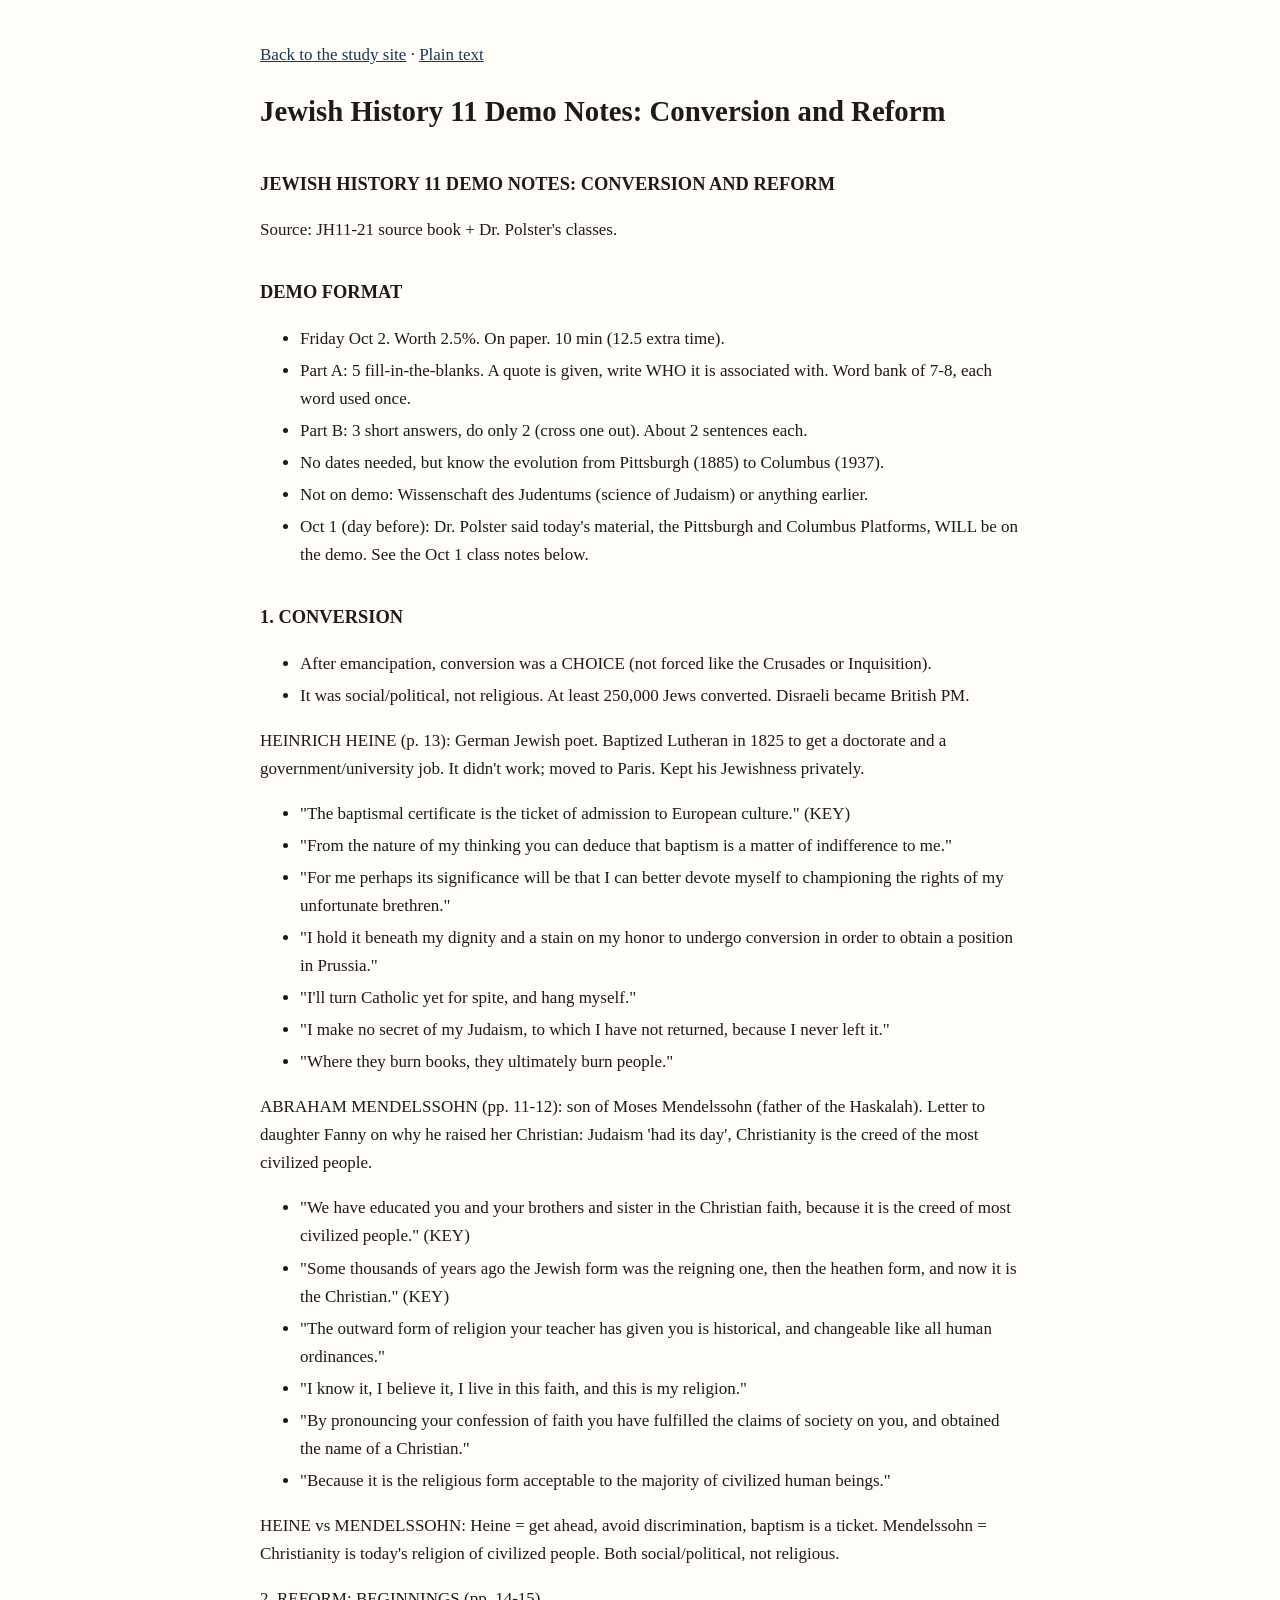
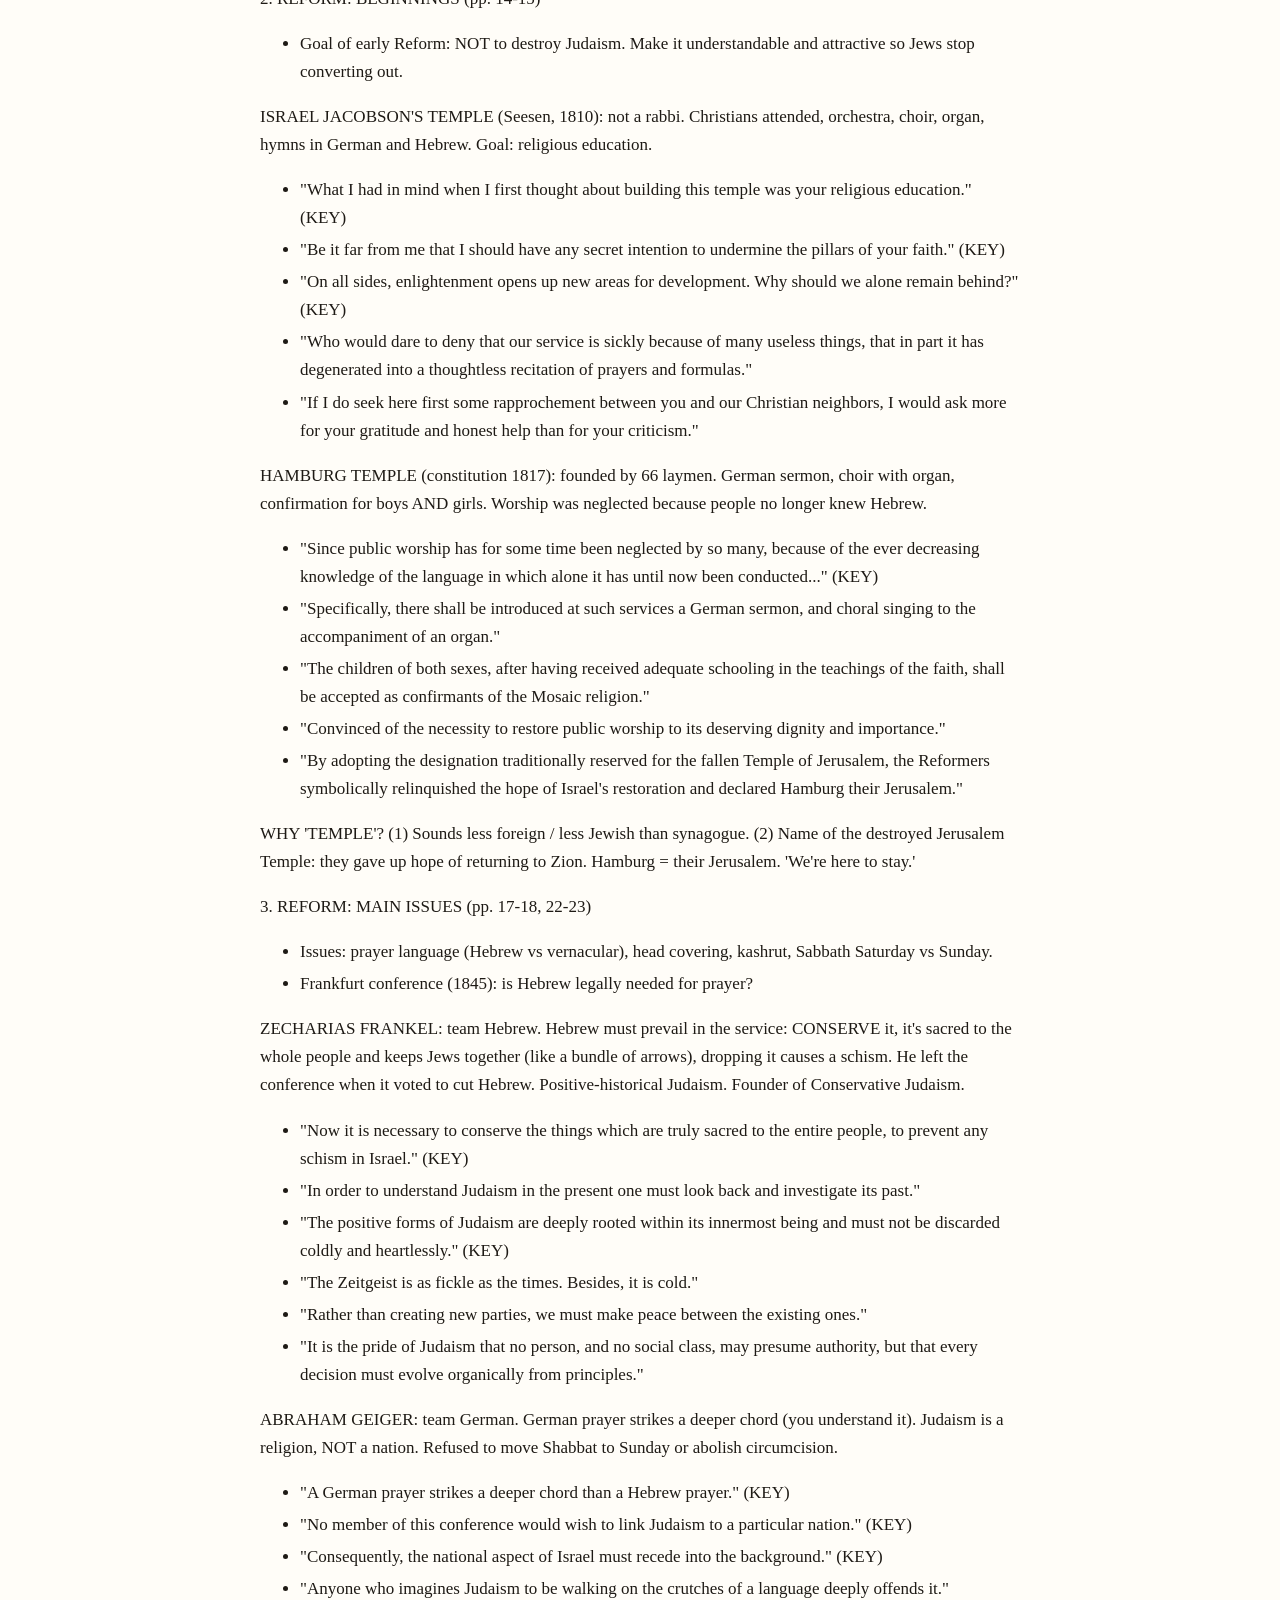
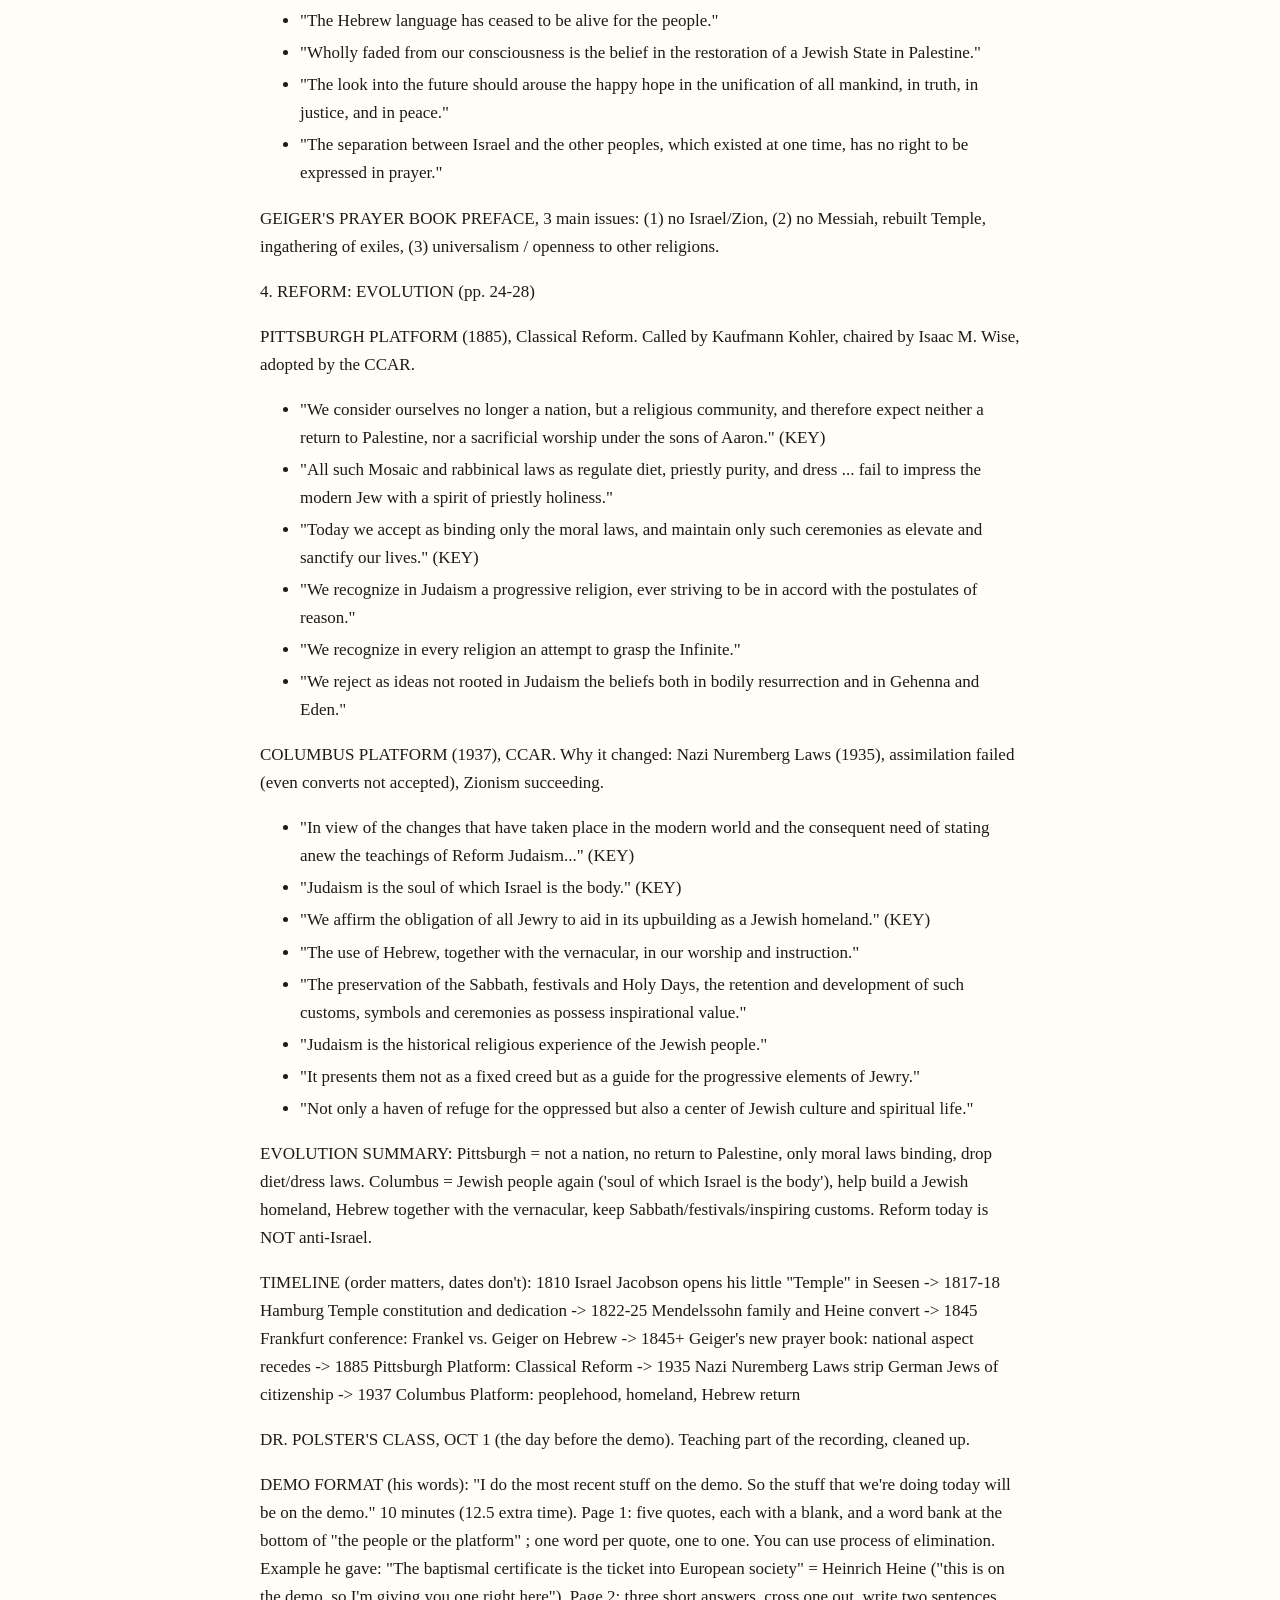
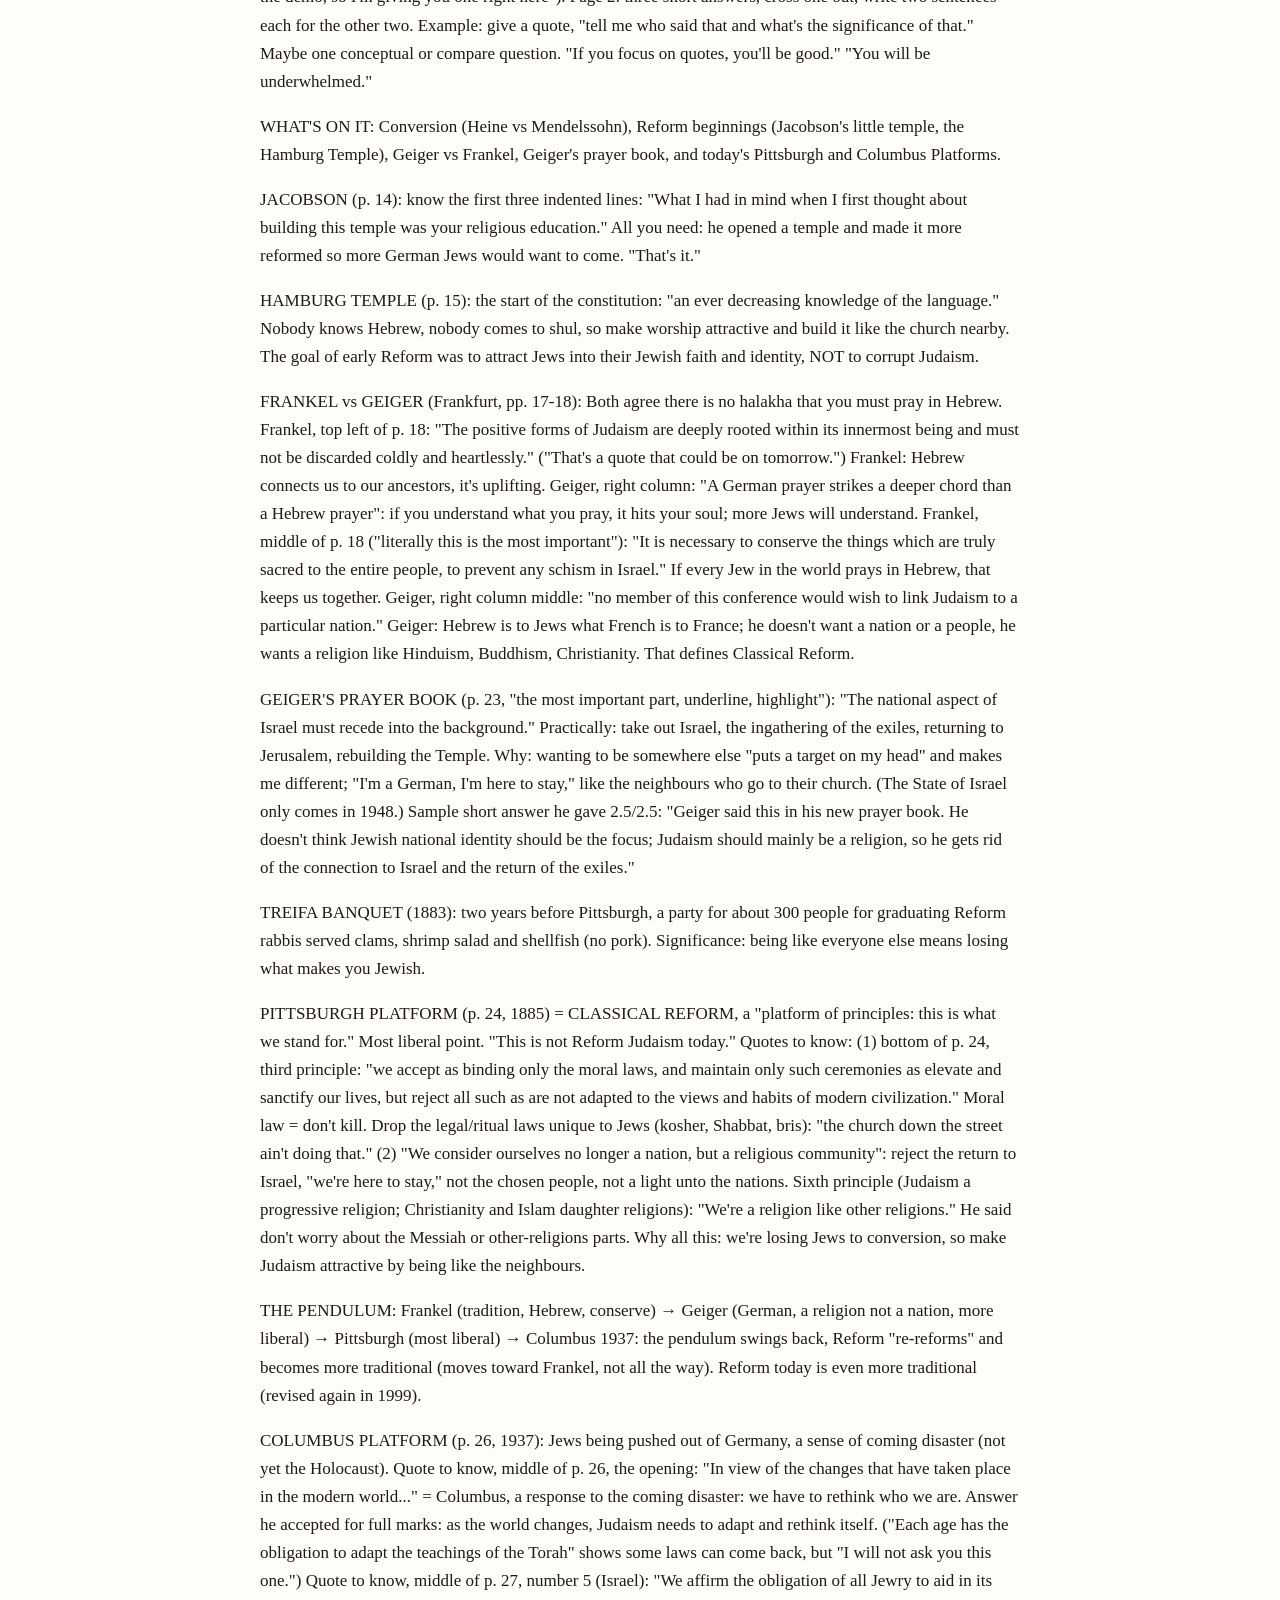
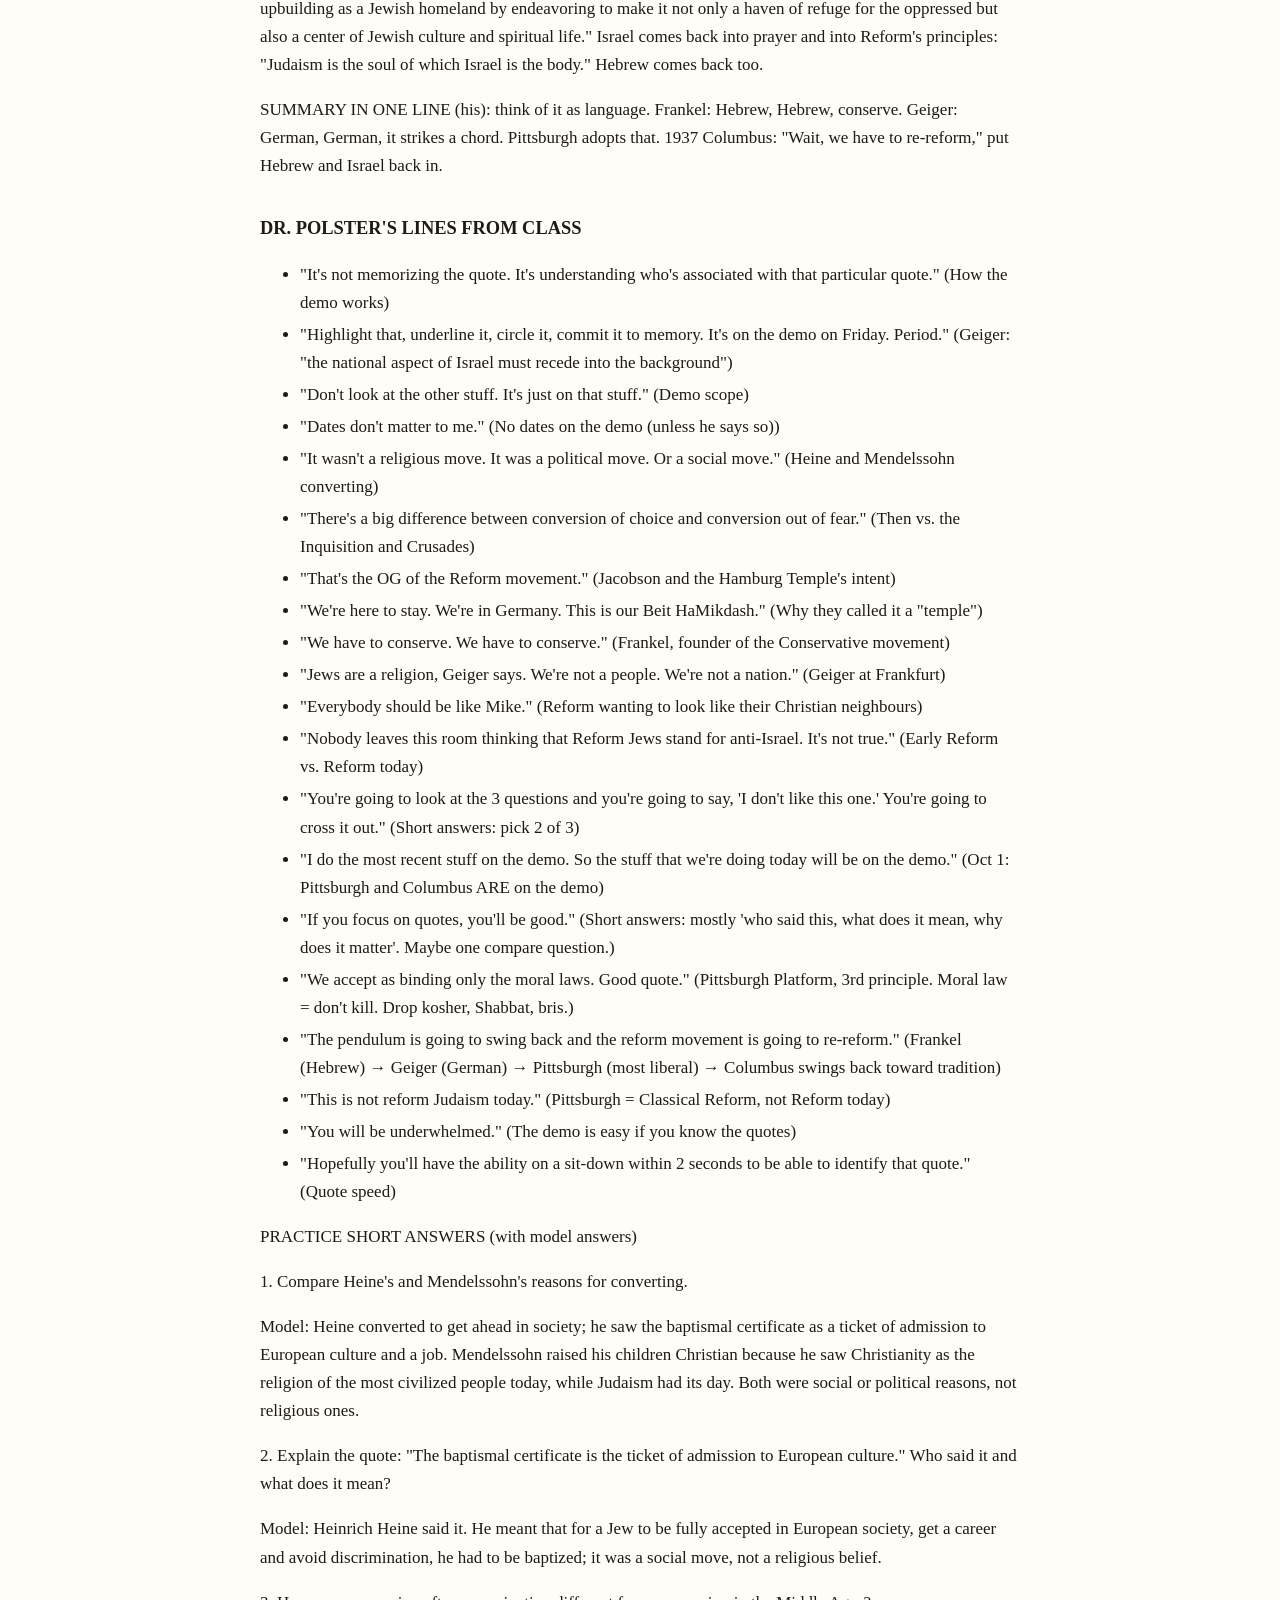
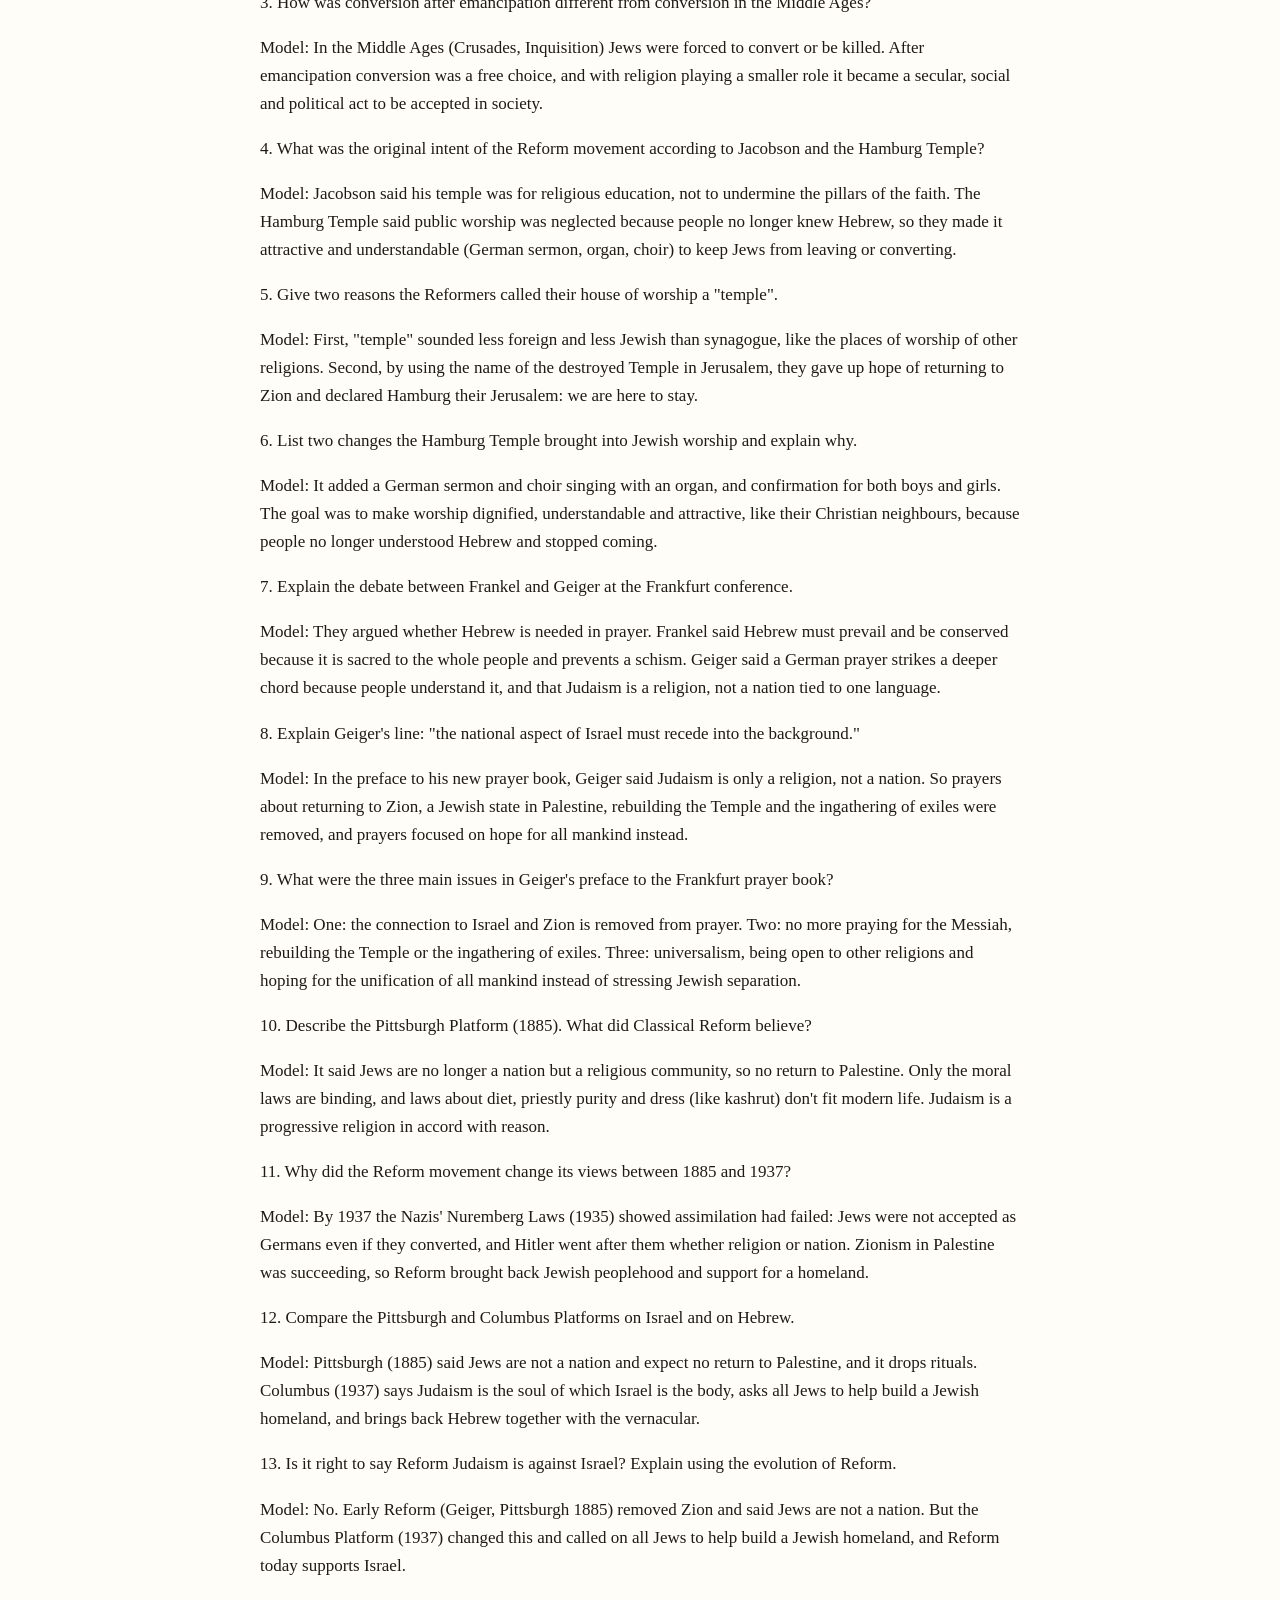
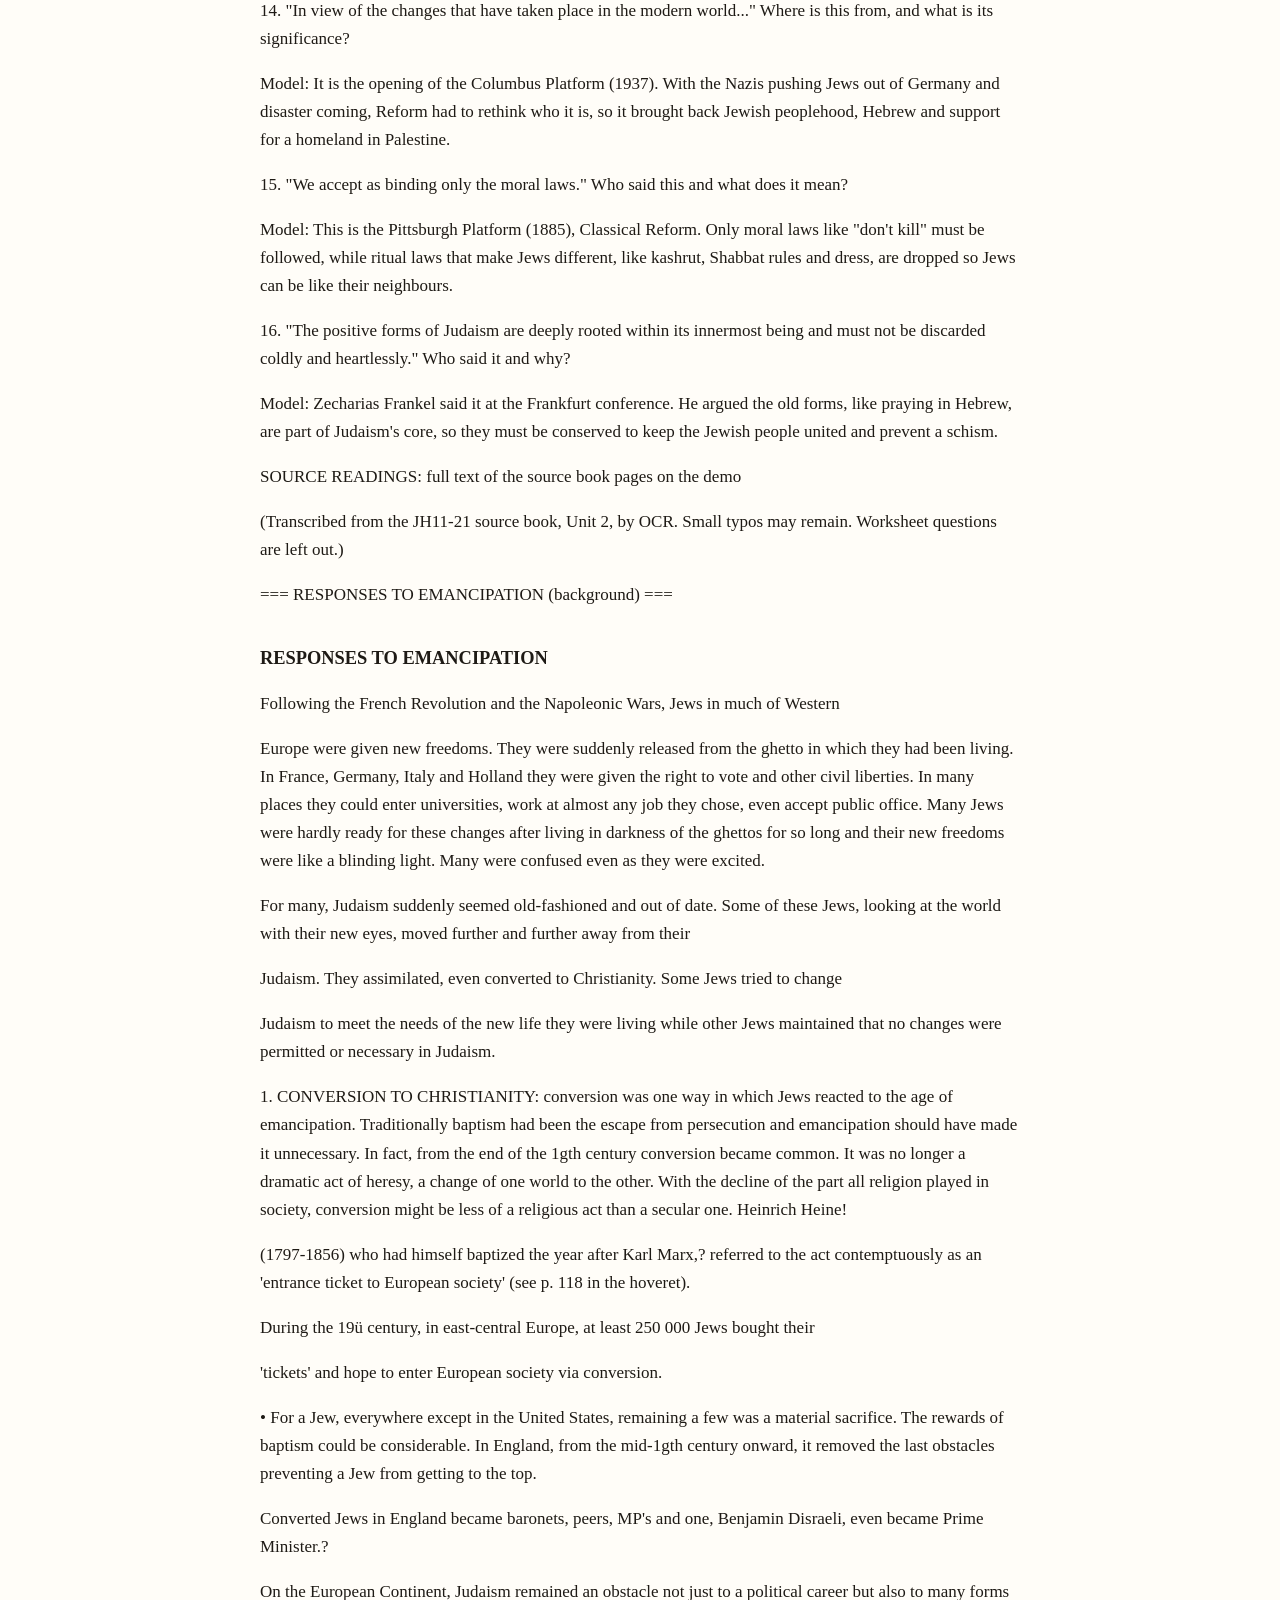
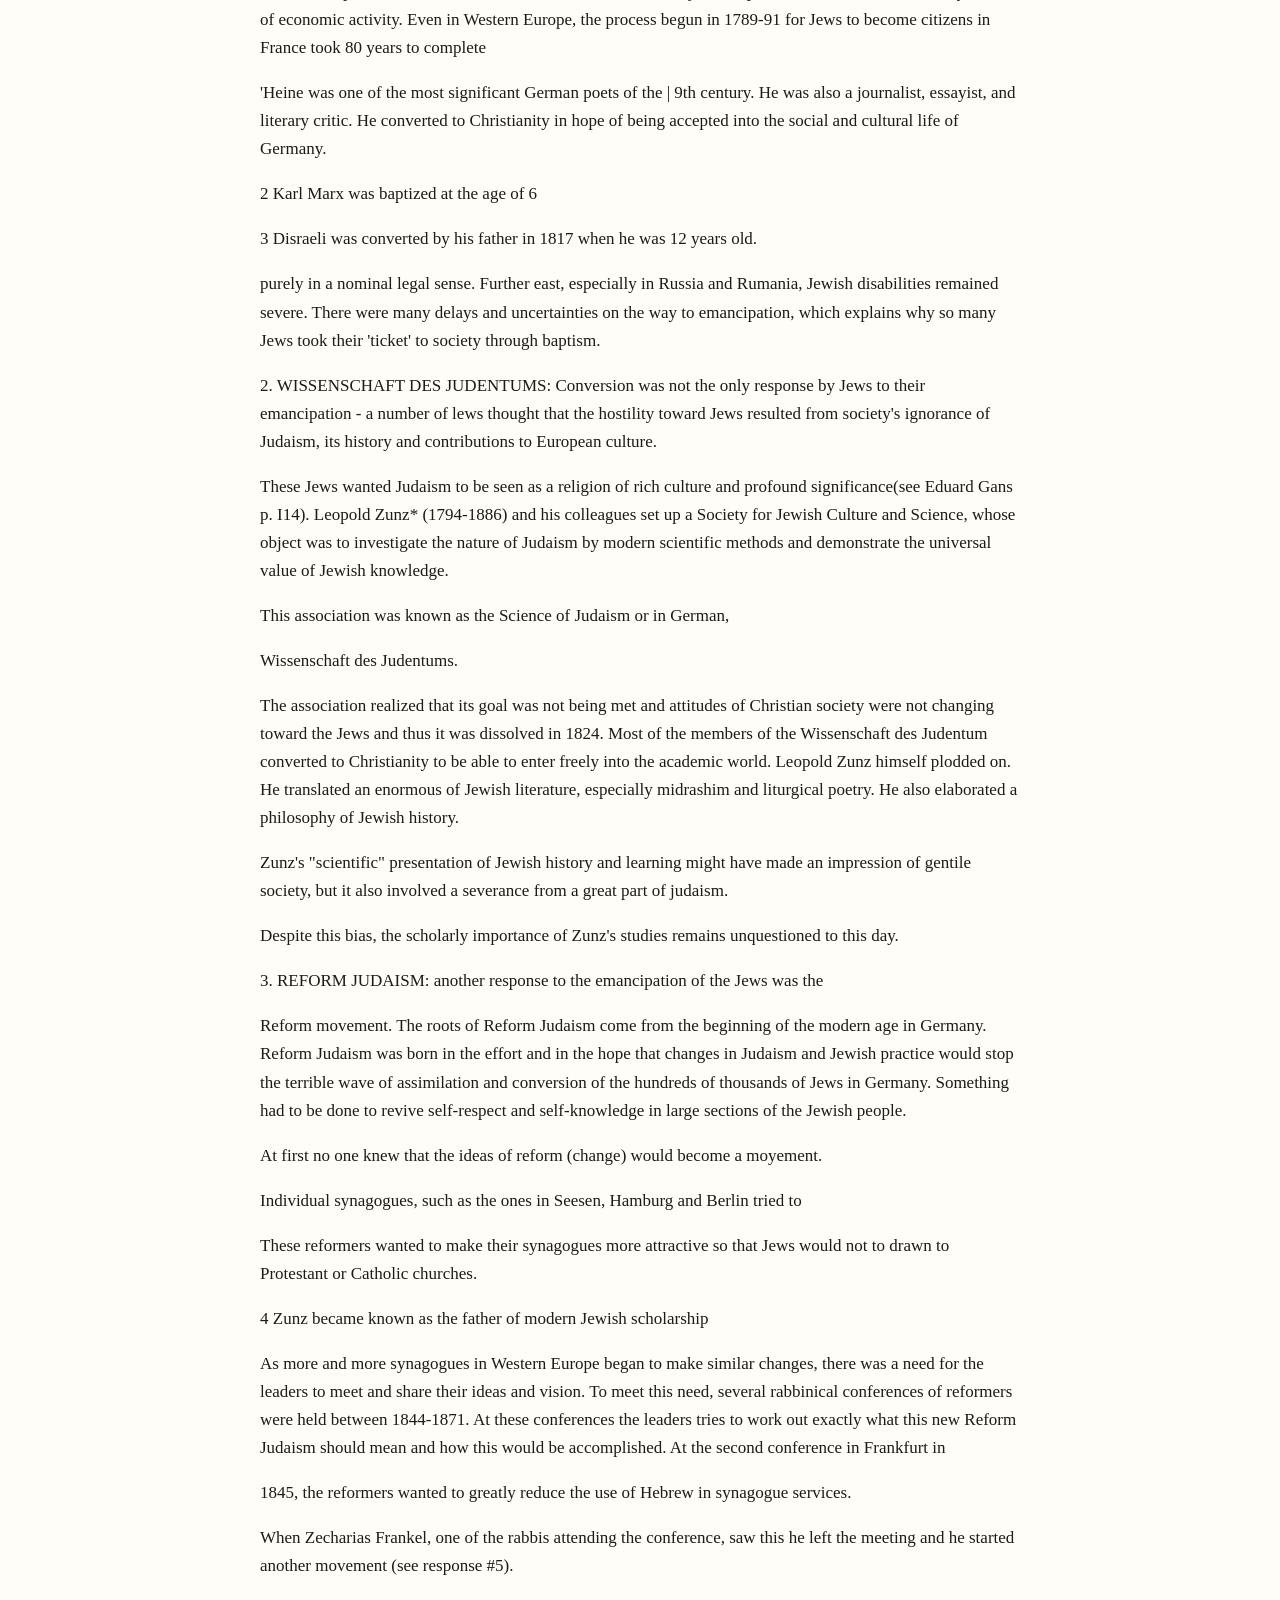
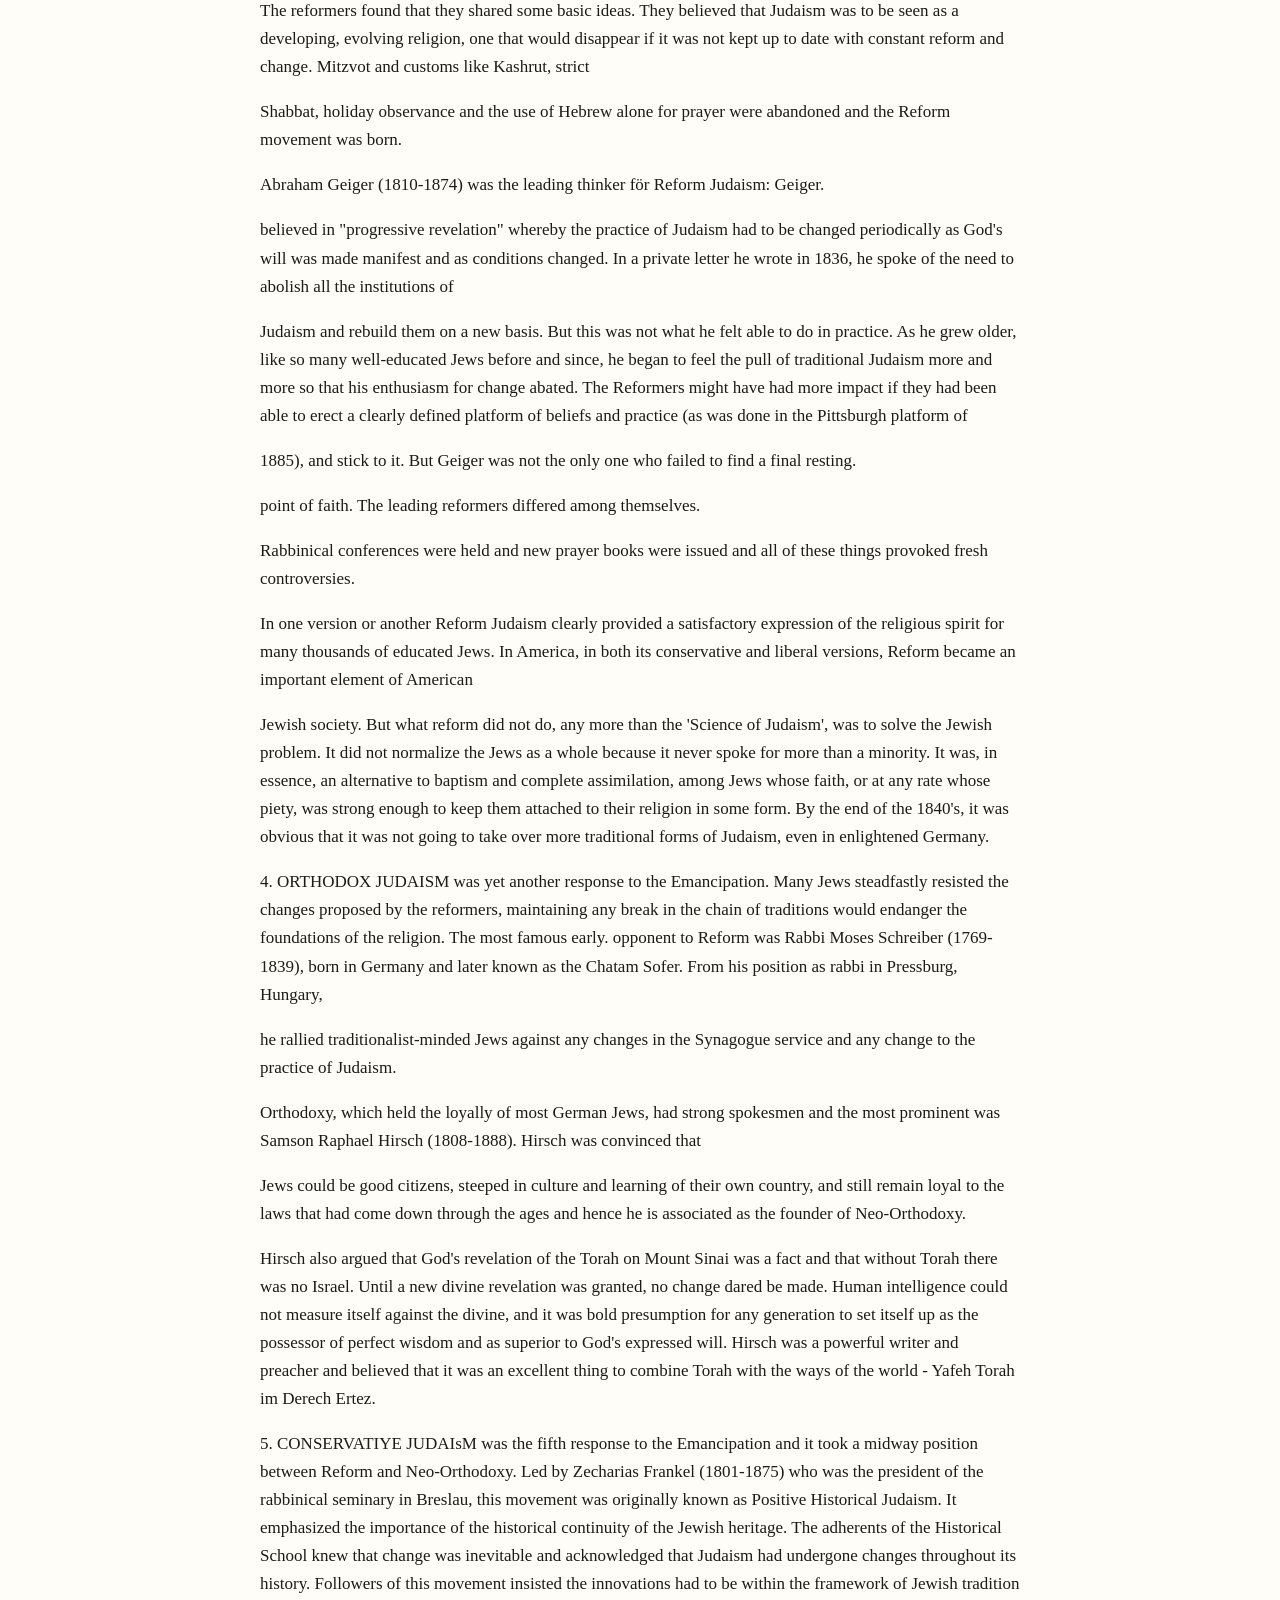
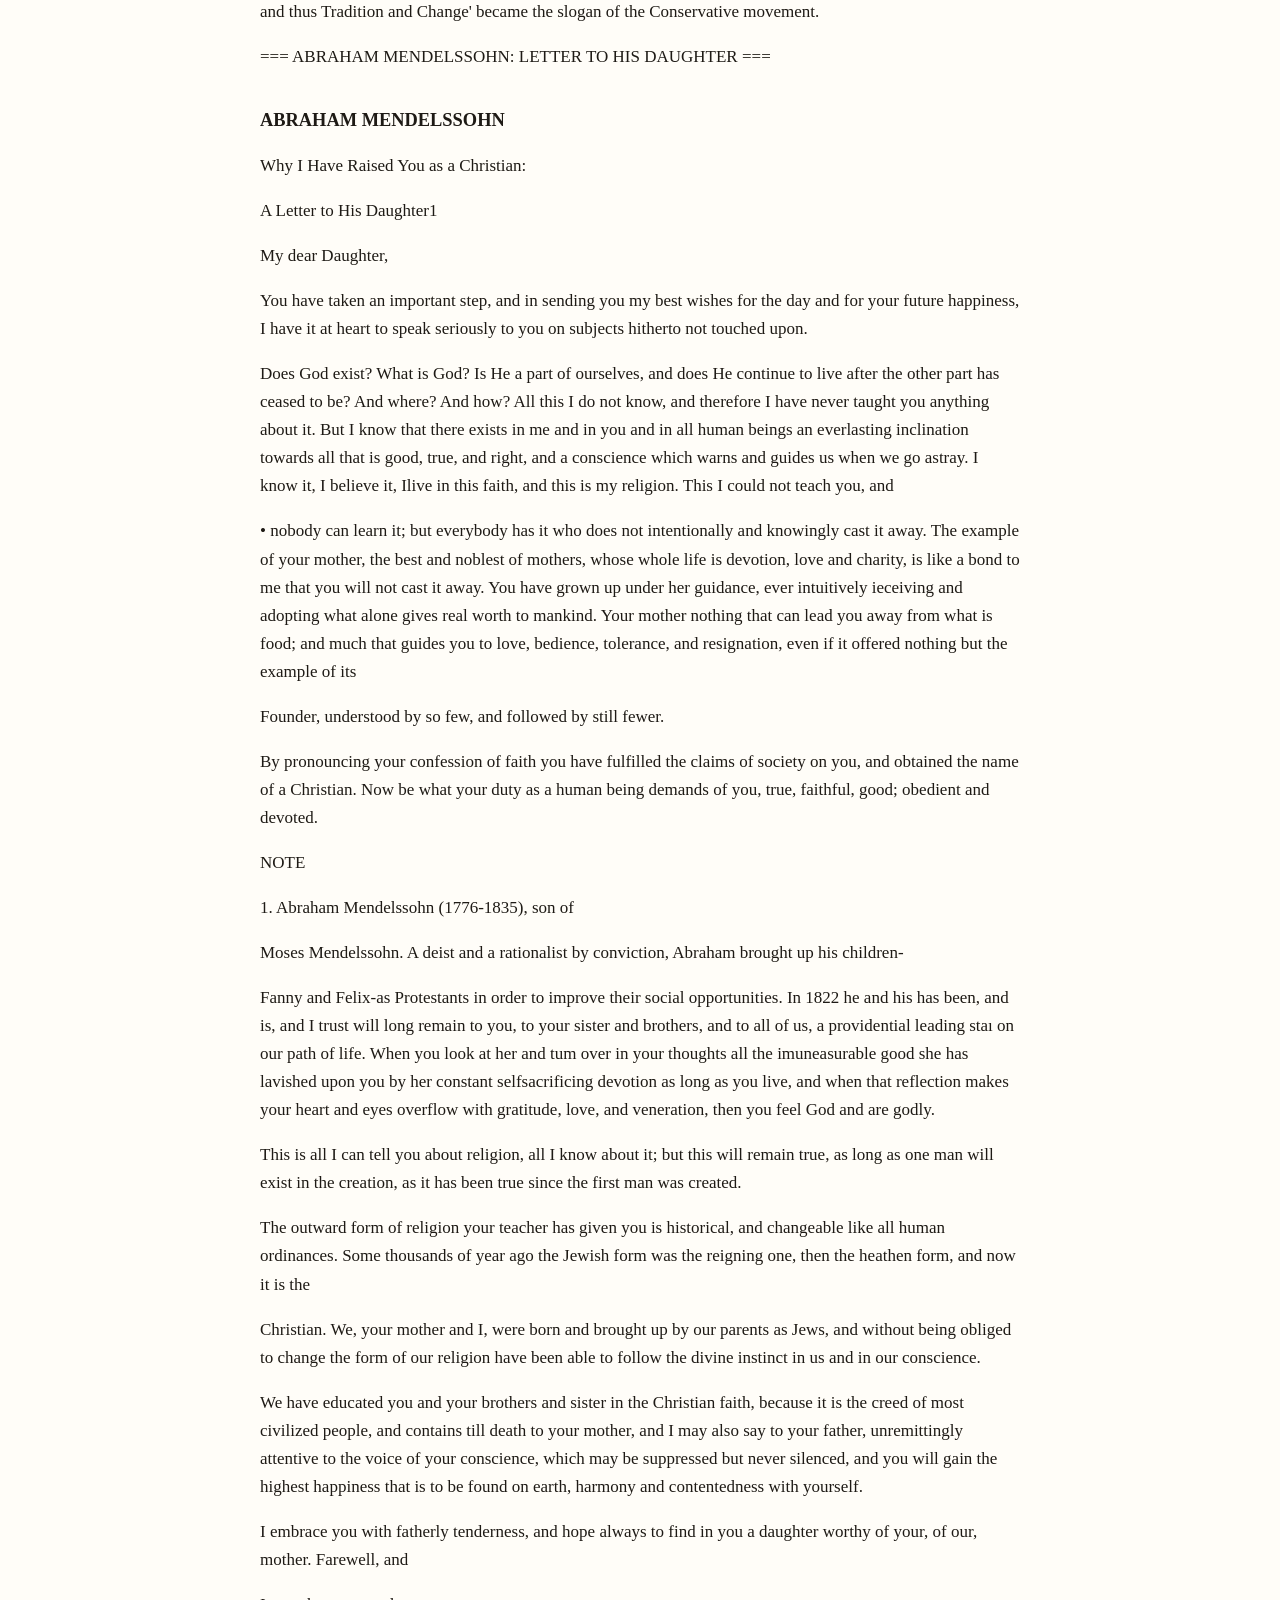
<file: notes.html>
<!doctype html>
<html lang="en"><head><meta charset="utf-8"><meta name="viewport" content="width=device-width, initial-scale=1">
<title>Jewish History 11 Demo Notes: Conversion and Reform</title>
<meta name="description" content="Complete notes for the Grade 11 Jewish History demo: Heine, Mendelssohn, Jacobson, Hamburg Temple, Frankel, Geiger, Pittsburgh Platform (1885), Columbus Platform (1937).">
<link rel="canonical" href="https://jumpsy.github.io/jh-demo-study/notes.html">
<script type="application/ld+json">{"@context":"https://schema.org","@type":"LearningResource","name":"Jewish History 11 Demo Notes: Conversion and Reform","description":"Complete notes for the Grade 11 Jewish History demo: Heine, Mendelssohn, Jacobson, Hamburg Temple, Frankel, Geiger, Pittsburgh Platform (1885), Columbus Platform (1937).","educationalLevel":"Grade 11","inLanguage":"en","url":"https://jumpsy.github.io/jh-demo-study/notes.html","about":[{"@type":"Thing","name":"Heinrich Heine"},{"@type":"Thing","name":"Abraham Mendelssohn"},{"@type":"Thing","name":"Israel Jacobson"},{"@type":"Thing","name":"Hamburg Temple"},{"@type":"Thing","name":"Zecharias Frankel"},{"@type":"Thing","name":"Abraham Geiger"},{"@type":"Thing","name":"Pittsburgh Platform"},{"@type":"Thing","name":"Columbus Platform"},{"@type":"Thing","name":"Reform Judaism"},{"@type":"Thing","name":"Jewish conversion after emancipation"}]}</script>
<style>body{max-width:760px;margin:0 auto;padding:24px 16px 60px;font:17px/1.65 Georgia,serif;color:#1e1a15;background:#fffdf8}h1{font-size:1.8rem}h2{font-size:1.15rem;margin-top:1.8em}li{margin-bottom:4px}a{color:#1d3557}</style>
</head><body>
<p><a href="https://jumpsy.github.io/jh-demo-study/">Back to the study site</a> · <a href="https://jumpsy.github.io/jh-demo-study/llms-full.txt">Plain text</a></p>
<h1>Jewish History 11 Demo Notes: Conversion and Reform</h1>
<main>
<h2>JEWISH HISTORY 11 DEMO NOTES: CONVERSION AND REFORM</h2>
<p>Source: JH11-21 source book + Dr. Polster's classes.</p>

<h2>DEMO FORMAT</h2>
<ul>
<li>Friday Oct 2. Worth 2.5%. On paper. 10 min (12.5 extra time).</li>
<li>Part A: 5 fill-in-the-blanks. A quote is given, write WHO it is associated with. Word bank of 7-8, each word used once.</li>
<li>Part B: 3 short answers, do only 2 (cross one out). About 2 sentences each.</li>
<li>No dates needed, but know the evolution from Pittsburgh (1885) to Columbus (1937).</li>
<li>Not on demo: Wissenschaft des Judentums (science of Judaism) or anything earlier.</li>
<li>Oct 1 (day before): Dr. Polster said today's material, the Pittsburgh and Columbus Platforms, WILL be on the demo. See the Oct 1 class notes below.</li>
</ul>

<h2>1. CONVERSION</h2>
<ul>
<li>After emancipation, conversion was a CHOICE (not forced like the Crusades or Inquisition).</li>
<li>It was social/political, not religious. At least 250,000 Jews converted. Disraeli became British PM.</li>
</ul>

<p>HEINRICH HEINE (p. 13): German Jewish poet. Baptized Lutheran in 1825 to get a doctorate and a government/university job. It didn't work; moved to Paris. Kept his Jewishness privately.</p>
<ul>
<li>"The baptismal certificate is the ticket of admission to European culture." (KEY)</li>
<li>"From the nature of my thinking you can deduce that baptism is a matter of indifference to me."</li>
<li>"For me perhaps its significance will be that I can better devote myself to championing the rights of my unfortunate brethren."</li>
<li>"I hold it beneath my dignity and a stain on my honor to undergo conversion in order to obtain a position in Prussia."</li>
<li>"I'll turn Catholic yet for spite, and hang myself."</li>
<li>"I make no secret of my Judaism, to which I have not returned, because I never left it."</li>
<li>"Where they burn books, they ultimately burn people."</li>
</ul>

<p>ABRAHAM MENDELSSOHN (pp. 11-12): son of Moses Mendelssohn (father of the Haskalah). Letter to daughter Fanny on why he raised her Christian: Judaism 'had its day', Christianity is the creed of the most civilized people.</p>
<ul>
<li>"We have educated you and your brothers and sister in the Christian faith, because it is the creed of most civilized people." (KEY)</li>
<li>"Some thousands of years ago the Jewish form was the reigning one, then the heathen form, and now it is the Christian." (KEY)</li>
<li>"The outward form of religion your teacher has given you is historical, and changeable like all human ordinances."</li>
<li>"I know it, I believe it, I live in this faith, and this is my religion."</li>
<li>"By pronouncing your confession of faith you have fulfilled the claims of society on you, and obtained the name of a Christian."</li>
<li>"Because it is the religious form acceptable to the majority of civilized human beings."</li>
</ul>

<p>HEINE vs MENDELSSOHN: Heine = get ahead, avoid discrimination, baptism is a ticket. Mendelssohn = Christianity is today's religion of civilized people. Both social/political, not religious.</p>

<p>2. REFORM: BEGINNINGS (pp. 14-15)</p>
<ul>
<li>Goal of early Reform: NOT to destroy Judaism. Make it understandable and attractive so Jews stop converting out.</li>
</ul>
<p>ISRAEL JACOBSON'S TEMPLE (Seesen, 1810): not a rabbi. Christians attended, orchestra, choir, organ, hymns in German and Hebrew. Goal: religious education.</p>
<ul>
<li>"What I had in mind when I first thought about building this temple was your religious education." (KEY)</li>
<li>"Be it far from me that I should have any secret intention to undermine the pillars of your faith." (KEY)</li>
<li>"On all sides, enlightenment opens up new areas for development. Why should we alone remain behind?" (KEY)</li>
<li>"Who would dare to deny that our service is sickly because of many useless things, that in part it has degenerated into a thoughtless recitation of prayers and formulas."</li>
<li>"If I do seek here first some rapprochement between you and our Christian neighbors, I would ask more for your gratitude and honest help than for your criticism."</li>
</ul>
<p>HAMBURG TEMPLE (constitution 1817): founded by 66 laymen. German sermon, choir with organ, confirmation for boys AND girls. Worship was neglected because people no longer knew Hebrew.</p>
<ul>
<li>"Since public worship has for some time been neglected by so many, because of the ever decreasing knowledge of the language in which alone it has until now been conducted..." (KEY)</li>
<li>"Specifically, there shall be introduced at such services a German sermon, and choral singing to the accompaniment of an organ."</li>
<li>"The children of both sexes, after having received adequate schooling in the teachings of the faith, shall be accepted as confirmants of the Mosaic religion."</li>
<li>"Convinced of the necessity to restore public worship to its deserving dignity and importance."</li>
<li>"By adopting the designation traditionally reserved for the fallen Temple of Jerusalem, the Reformers symbolically relinquished the hope of Israel's restoration and declared Hamburg their Jerusalem."</li>
</ul>
<p>WHY 'TEMPLE'? (1) Sounds less foreign / less Jewish than synagogue. (2) Name of the destroyed Jerusalem Temple: they gave up hope of returning to Zion. Hamburg = their Jerusalem. 'We're here to stay.'</p>

<p>3. REFORM: MAIN ISSUES (pp. 17-18, 22-23)</p>
<ul>
<li>Issues: prayer language (Hebrew vs vernacular), head covering, kashrut, Sabbath Saturday vs Sunday.</li>
<li>Frankfurt conference (1845): is Hebrew legally needed for prayer?</li>
</ul>
<p>ZECHARIAS FRANKEL: team Hebrew. Hebrew must prevail in the service: CONSERVE it, it's sacred to the whole people and keeps Jews together (like a bundle of arrows), dropping it causes a schism. He left the conference when it voted to cut Hebrew. Positive-historical Judaism. Founder of Conservative Judaism.</p>
<ul>
<li>"Now it is necessary to conserve the things which are truly sacred to the entire people, to prevent any schism in Israel." (KEY)</li>
<li>"In order to understand Judaism in the present one must look back and investigate its past."</li>
<li>"The positive forms of Judaism are deeply rooted within its innermost being and must not be discarded coldly and heartlessly." (KEY)</li>
<li>"The Zeitgeist is as fickle as the times. Besides, it is cold."</li>
<li>"Rather than creating new parties, we must make peace between the existing ones."</li>
<li>"It is the pride of Judaism that no person, and no social class, may presume authority, but that every decision must evolve organically from principles."</li>
</ul>
<p>ABRAHAM GEIGER: team German. German prayer strikes a deeper chord (you understand it). Judaism is a religion, NOT a nation. Refused to move Shabbat to Sunday or abolish circumcision.</p>
<ul>
<li>"A German prayer strikes a deeper chord than a Hebrew prayer." (KEY)</li>
<li>"No member of this conference would wish to link Judaism to a particular nation." (KEY)</li>
<li>"Consequently, the national aspect of Israel must recede into the background." (KEY)</li>
<li>"Anyone who imagines Judaism to be walking on the crutches of a language deeply offends it."</li>
<li>"The Hebrew language has ceased to be alive for the people."</li>
<li>"Wholly faded from our consciousness is the belief in the restoration of a Jewish State in Palestine."</li>
<li>"The look into the future should arouse the happy hope in the unification of all mankind, in truth, in justice, and in peace."</li>
<li>"The separation between Israel and the other peoples, which existed at one time, has no right to be expressed in prayer."</li>
</ul>
<p>GEIGER'S PRAYER BOOK PREFACE, 3 main issues: (1) no Israel/Zion, (2) no Messiah, rebuilt Temple, ingathering of exiles, (3) universalism / openness to other religions.</p>

<p>4. REFORM: EVOLUTION (pp. 24-28)</p>
<p>PITTSBURGH PLATFORM (1885), Classical Reform. Called by Kaufmann Kohler, chaired by Isaac M. Wise, adopted by the CCAR.</p>
<ul>
<li>"We consider ourselves no longer a nation, but a religious community, and therefore expect neither a return to Palestine, nor a sacrificial worship under the sons of Aaron." (KEY)</li>
<li>"All such Mosaic and rabbinical laws as regulate diet, priestly purity, and dress ... fail to impress the modern Jew with a spirit of priestly holiness."</li>
<li>"Today we accept as binding only the moral laws, and maintain only such ceremonies as elevate and sanctify our lives." (KEY)</li>
<li>"We recognize in Judaism a progressive religion, ever striving to be in accord with the postulates of reason."</li>
<li>"We recognize in every religion an attempt to grasp the Infinite."</li>
<li>"We reject as ideas not rooted in Judaism the beliefs both in bodily resurrection and in Gehenna and Eden."</li>
</ul>
<p>COLUMBUS PLATFORM (1937), CCAR. Why it changed: Nazi Nuremberg Laws (1935), assimilation failed (even converts not accepted), Zionism succeeding.</p>
<ul>
<li>"In view of the changes that have taken place in the modern world and the consequent need of stating anew the teachings of Reform Judaism..." (KEY)</li>
<li>"Judaism is the soul of which Israel is the body." (KEY)</li>
<li>"We affirm the obligation of all Jewry to aid in its upbuilding as a Jewish homeland." (KEY)</li>
<li>"The use of Hebrew, together with the vernacular, in our worship and instruction."</li>
<li>"The preservation of the Sabbath, festivals and Holy Days, the retention and development of such customs, symbols and ceremonies as possess inspirational value."</li>
<li>"Judaism is the historical religious experience of the Jewish people."</li>
<li>"It presents them not as a fixed creed but as a guide for the progressive elements of Jewry."</li>
<li>"Not only a haven of refuge for the oppressed but also a center of Jewish culture and spiritual life."</li>
</ul>
<p>EVOLUTION SUMMARY: Pittsburgh = not a nation, no return to Palestine, only moral laws binding, drop diet/dress laws. Columbus = Jewish people again ('soul of which Israel is the body'), help build a Jewish homeland, Hebrew together with the vernacular, keep Sabbath/festivals/inspiring customs. Reform today is NOT anti-Israel.</p>

<p>TIMELINE (order matters, dates don't): 1810 Israel Jacobson opens his little "Temple" in Seesen -&gt; 1817-18 Hamburg Temple constitution and dedication -&gt; 1822-25 Mendelssohn family and Heine convert -&gt; 1845 Frankfurt conference: Frankel vs. Geiger on Hebrew -&gt; 1845+ Geiger's new prayer book: national aspect recedes -&gt; 1885 Pittsburgh Platform: Classical Reform -&gt; 1935 Nazi Nuremberg Laws strip German Jews of citizenship -&gt; 1937 Columbus Platform: peoplehood, homeland, Hebrew return</p>

<p>DR. POLSTER'S CLASS, OCT 1 (the day before the demo). Teaching part of the recording, cleaned up.</p>
<p>DEMO FORMAT (his words): "I do the most recent stuff on the demo. So the stuff that we're doing today will be on the demo." 10 minutes (12.5 extra time). Page 1: five quotes, each with a blank, and a word bank at the bottom of "the people or the platform" ; one word per quote, one to one. You can use process of elimination. Example he gave: "The baptismal certificate is the ticket into European society" = Heinrich Heine ("this is on the demo, so I'm giving you one right here"). Page 2: three short answers, cross one out, write two sentences each for the other two. Example: give a quote, "tell me who said that and what's the significance of that." Maybe one conceptual or compare question. "If you focus on quotes, you'll be good." "You will be underwhelmed."</p>
<p>WHAT'S ON IT: Conversion (Heine vs Mendelssohn), Reform beginnings (Jacobson's little temple, the Hamburg Temple), Geiger vs Frankel, Geiger's prayer book, and today's Pittsburgh and Columbus Platforms.</p>
<p>JACOBSON (p. 14): know the first three indented lines: "What I had in mind when I first thought about building this temple was your religious education." All you need: he opened a temple and made it more reformed so more German Jews would want to come. "That's it."</p>
<p>HAMBURG TEMPLE (p. 15): the start of the constitution: "an ever decreasing knowledge of the language." Nobody knows Hebrew, nobody comes to shul, so make worship attractive and build it like the church nearby. The goal of early Reform was to attract Jews into their Jewish faith and identity, NOT to corrupt Judaism.</p>
<p>FRANKEL vs GEIGER (Frankfurt, pp. 17-18): Both agree there is no halakha that you must pray in Hebrew. Frankel, top left of p. 18: "The positive forms of Judaism are deeply rooted within its innermost being and must not be discarded coldly and heartlessly." ("That's a quote that could be on tomorrow.") Frankel: Hebrew connects us to our ancestors, it's uplifting. Geiger, right column: "A German prayer strikes a deeper chord than a Hebrew prayer": if you understand what you pray, it hits your soul; more Jews will understand. Frankel, middle of p. 18 ("literally this is the most important"): "It is necessary to conserve the things which are truly sacred to the entire people, to prevent any schism in Israel." If every Jew in the world prays in Hebrew, that keeps us together. Geiger, right column middle: "no member of this conference would wish to link Judaism to a particular nation." Geiger: Hebrew is to Jews what French is to France; he doesn't want a nation or a people, he wants a religion like Hinduism, Buddhism, Christianity. That defines Classical Reform.</p>
<p>GEIGER'S PRAYER BOOK (p. 23, "the most important part, underline, highlight"): "The national aspect of Israel must recede into the background." Practically: take out Israel, the ingathering of the exiles, returning to Jerusalem, rebuilding the Temple. Why: wanting to be somewhere else "puts a target on my head" and makes me different; "I'm a German, I'm here to stay," like the neighbours who go to their church. (The State of Israel only comes in 1948.) Sample short answer he gave 2.5/2.5: "Geiger said this in his new prayer book. He doesn't think Jewish national identity should be the focus; Judaism should mainly be a religion, so he gets rid of the connection to Israel and the return of the exiles."</p>
<p>TREIFA BANQUET (1883): two years before Pittsburgh, a party for about 300 people for graduating Reform rabbis served clams, shrimp salad and shellfish (no pork). Significance: being like everyone else means losing what makes you Jewish.</p>
<p>PITTSBURGH PLATFORM (p. 24, 1885) = CLASSICAL REFORM, a "platform of principles: this is what we stand for." Most liberal point. "This is not Reform Judaism today." Quotes to know: (1) bottom of p. 24, third principle: "we accept as binding only the moral laws, and maintain only such ceremonies as elevate and sanctify our lives, but reject all such as are not adapted to the views and habits of modern civilization." Moral law = don't kill. Drop the legal/ritual laws unique to Jews (kosher, Shabbat, bris): "the church down the street ain't doing that." (2) "We consider ourselves no longer a nation, but a religious community": reject the return to Israel, "we're here to stay," not the chosen people, not a light unto the nations. Sixth principle (Judaism a progressive religion; Christianity and Islam daughter religions): "We're a religion like other religions." He said don't worry about the Messiah or other-religions parts. Why all this: we're losing Jews to conversion, so make Judaism attractive by being like the neighbours.</p>
<p>THE PENDULUM: Frankel (tradition, Hebrew, conserve) → Geiger (German, a religion not a nation, more liberal) → Pittsburgh (most liberal) → Columbus 1937: the pendulum swings back, Reform "re-reforms" and becomes more traditional (moves toward Frankel, not all the way). Reform today is even more traditional (revised again in 1999).</p>
<p>COLUMBUS PLATFORM (p. 26, 1937): Jews being pushed out of Germany, a sense of coming disaster (not yet the Holocaust). Quote to know, middle of p. 26, the opening: "In view of the changes that have taken place in the modern world..." = Columbus, a response to the coming disaster: we have to rethink who we are. Answer he accepted for full marks: as the world changes, Judaism needs to adapt and rethink itself. ("Each age has the obligation to adapt the teachings of the Torah" shows some laws can come back, but "I will not ask you this one.") Quote to know, middle of p. 27, number 5 (Israel): "We affirm the obligation of all Jewry to aid in its upbuilding as a Jewish homeland by endeavoring to make it not only a haven of refuge for the oppressed but also a center of Jewish culture and spiritual life." Israel comes back into prayer and into Reform's principles: "Judaism is the soul of which Israel is the body." Hebrew comes back too.</p>
<p>SUMMARY IN ONE LINE (his): think of it as language. Frankel: Hebrew, Hebrew, conserve. Geiger: German, German, it strikes a chord. Pittsburgh adopts that. 1937 Columbus: "Wait, we have to re-reform," put Hebrew and Israel back in.</p>

<h2>DR. POLSTER'S LINES FROM CLASS</h2>
<ul>
<li>"It's not memorizing the quote. It's understanding who's associated with that particular quote." (How the demo works)</li>
<li>"Highlight that, underline it, circle it, commit it to memory. It's on the demo on Friday. Period." (Geiger: "the national aspect of Israel must recede into the background")</li>
<li>"Don't look at the other stuff. It's just on that stuff." (Demo scope)</li>
<li>"Dates don't matter to me." (No dates on the demo (unless he says so))</li>
<li>"It wasn't a religious move. It was a political move. Or a social move." (Heine and Mendelssohn converting)</li>
<li>"There's a big difference between conversion of choice and conversion out of fear." (Then vs. the Inquisition and Crusades)</li>
<li>"That's the OG of the Reform movement." (Jacobson and the Hamburg Temple's intent)</li>
<li>"We're here to stay. We're in Germany. This is our Beit HaMikdash." (Why they called it a "temple")</li>
<li>"We have to conserve. We have to conserve." (Frankel, founder of the Conservative movement)</li>
<li>"Jews are a religion, Geiger says. We're not a people. We're not a nation." (Geiger at Frankfurt)</li>
<li>"Everybody should be like Mike." (Reform wanting to look like their Christian neighbours)</li>
<li>"Nobody leaves this room thinking that Reform Jews stand for anti-Israel. It's not true." (Early Reform vs. Reform today)</li>
<li>"You're going to look at the 3 questions and you're going to say, 'I don't like this one.' You're going to cross it out." (Short answers: pick 2 of 3)</li>
<li>"I do the most recent stuff on the demo. So the stuff that we're doing today will be on the demo." (Oct 1: Pittsburgh and Columbus ARE on the demo)</li>
<li>"If you focus on quotes, you'll be good." (Short answers: mostly 'who said this, what does it mean, why does it matter'. Maybe one compare question.)</li>
<li>"We accept as binding only the moral laws. Good quote." (Pittsburgh Platform, 3rd principle. Moral law = don't kill. Drop kosher, Shabbat, bris.)</li>
<li>"The pendulum is going to swing back and the reform movement is going to re-reform." (Frankel (Hebrew) → Geiger (German) → Pittsburgh (most liberal) → Columbus swings back toward tradition)</li>
<li>"This is not reform Judaism today." (Pittsburgh = Classical Reform, not Reform today)</li>
<li>"You will be underwhelmed." (The demo is easy if you know the quotes)</li>
<li>"Hopefully you'll have the ability on a sit-down within 2 seconds to be able to identify that quote." (Quote speed)</li>
</ul>

<p>PRACTICE SHORT ANSWERS (with model answers)</p>
<p>1. Compare Heine's and Mendelssohn's reasons for converting.</p>
<p>   Model: Heine converted to get ahead in society; he saw the baptismal certificate as a ticket of admission to European culture and a job. Mendelssohn raised his children Christian because he saw Christianity as the religion of the most civilized people today, while Judaism had its day. Both were social or political reasons, not religious ones.</p>
<p>2. Explain the quote: "The baptismal certificate is the ticket of admission to European culture." Who said it and what does it mean?</p>
<p>   Model: Heinrich Heine said it. He meant that for a Jew to be fully accepted in European society, get a career and avoid discrimination, he had to be baptized; it was a social move, not a religious belief.</p>
<p>3. How was conversion after emancipation different from conversion in the Middle Ages?</p>
<p>   Model: In the Middle Ages (Crusades, Inquisition) Jews were forced to convert or be killed. After emancipation conversion was a free choice, and with religion playing a smaller role it became a secular, social and political act to be accepted in society.</p>
<p>4. What was the original intent of the Reform movement according to Jacobson and the Hamburg Temple?</p>
<p>   Model: Jacobson said his temple was for religious education, not to undermine the pillars of the faith. The Hamburg Temple said public worship was neglected because people no longer knew Hebrew, so they made it attractive and understandable (German sermon, organ, choir) to keep Jews from leaving or converting.</p>
<p>5. Give two reasons the Reformers called their house of worship a "temple".</p>
<p>   Model: First, "temple" sounded less foreign and less Jewish than synagogue, like the places of worship of other religions. Second, by using the name of the destroyed Temple in Jerusalem, they gave up hope of returning to Zion and declared Hamburg their Jerusalem: we are here to stay.</p>
<p>6. List two changes the Hamburg Temple brought into Jewish worship and explain why.</p>
<p>   Model: It added a German sermon and choir singing with an organ, and confirmation for both boys and girls. The goal was to make worship dignified, understandable and attractive, like their Christian neighbours, because people no longer understood Hebrew and stopped coming.</p>
<p>7. Explain the debate between Frankel and Geiger at the Frankfurt conference.</p>
<p>   Model: They argued whether Hebrew is needed in prayer. Frankel said Hebrew must prevail and be conserved because it is sacred to the whole people and prevents a schism. Geiger said a German prayer strikes a deeper chord because people understand it, and that Judaism is a religion, not a nation tied to one language.</p>
<p>8. Explain Geiger's line: "the national aspect of Israel must recede into the background."</p>
<p>   Model: In the preface to his new prayer book, Geiger said Judaism is only a religion, not a nation. So prayers about returning to Zion, a Jewish state in Palestine, rebuilding the Temple and the ingathering of exiles were removed, and prayers focused on hope for all mankind instead.</p>
<p>9. What were the three main issues in Geiger's preface to the Frankfurt prayer book?</p>
<p>   Model: One: the connection to Israel and Zion is removed from prayer. Two: no more praying for the Messiah, rebuilding the Temple or the ingathering of exiles. Three: universalism, being open to other religions and hoping for the unification of all mankind instead of stressing Jewish separation.</p>
<p>10. Describe the Pittsburgh Platform (1885). What did Classical Reform believe?</p>
<p>   Model: It said Jews are no longer a nation but a religious community, so no return to Palestine. Only the moral laws are binding, and laws about diet, priestly purity and dress (like kashrut) don't fit modern life. Judaism is a progressive religion in accord with reason.</p>
<p>11. Why did the Reform movement change its views between 1885 and 1937?</p>
<p>   Model: By 1937 the Nazis' Nuremberg Laws (1935) showed assimilation had failed: Jews were not accepted as Germans even if they converted, and Hitler went after them whether religion or nation. Zionism in Palestine was succeeding, so Reform brought back Jewish peoplehood and support for a homeland.</p>
<p>12. Compare the Pittsburgh and Columbus Platforms on Israel and on Hebrew.</p>
<p>   Model: Pittsburgh (1885) said Jews are not a nation and expect no return to Palestine, and it drops rituals. Columbus (1937) says Judaism is the soul of which Israel is the body, asks all Jews to help build a Jewish homeland, and brings back Hebrew together with the vernacular.</p>
<p>13. Is it right to say Reform Judaism is against Israel? Explain using the evolution of Reform.</p>
<p>   Model: No. Early Reform (Geiger, Pittsburgh 1885) removed Zion and said Jews are not a nation. But the Columbus Platform (1937) changed this and called on all Jews to help build a Jewish homeland, and Reform today supports Israel.</p>
<p>14. "In view of the changes that have taken place in the modern world..." Where is this from, and what is its significance?</p>
<p>   Model: It is the opening of the Columbus Platform (1937). With the Nazis pushing Jews out of Germany and disaster coming, Reform had to rethink who it is, so it brought back Jewish peoplehood, Hebrew and support for a homeland in Palestine.</p>
<p>15. "We accept as binding only the moral laws." Who said this and what does it mean?</p>
<p>   Model: This is the Pittsburgh Platform (1885), Classical Reform. Only moral laws like "don't kill" must be followed, while ritual laws that make Jews different, like kashrut, Shabbat rules and dress, are dropped so Jews can be like their neighbours.</p>
<p>16. "The positive forms of Judaism are deeply rooted within its innermost being and must not be discarded coldly and heartlessly." Who said it and why?</p>
<p>   Model: Zecharias Frankel said it at the Frankfurt conference. He argued the old forms, like praying in Hebrew, are part of Judaism's core, so they must be conserved to keep the Jewish people united and prevent a schism.</p>

<p>SOURCE READINGS: full text of the source book pages on the demo</p>
<p>(Transcribed from the JH11-21 source book, Unit 2, by OCR. Small typos may remain. Worksheet questions are left out.)</p>

<p>=== RESPONSES TO EMANCIPATION (background) ===</p>
<h2>RESPONSES TO EMANCIPATION</h2>
<p>Following the French Revolution and the Napoleonic Wars, Jews in much of Western</p>
<p>Europe were given new freedoms. They were suddenly released from the ghetto in which they had been living. In France, Germany, Italy and Holland they were given the right to vote and other civil liberties. In many places they could enter universities, work at almost any job they chose, even accept public office. Many Jews were hardly ready for these changes after living in darkness of the ghettos for so long and their new freedoms were like a blinding light. Many were confused even as they were excited.</p>
<p>For many, Judaism suddenly seemed old-fashioned and out of date. Some of these Jews, looking at the world with their new eyes, moved further and further away from their</p>
<p>Judaism. They assimilated, even converted to Christianity. Some Jews tried to change</p>
<p>Judaism to meet the needs of the new life they were living while other Jews maintained that no changes were permitted or necessary in Judaism.</p>
<p>1. CONVERSION TO CHRISTIANITY: conversion was one way in which Jews reacted to the age of emancipation. Traditionally baptism had been the escape from persecution and emancipation should have made it unnecessary. In fact, from the end of the 1gth century conversion became common. It was no longer a dramatic act of heresy, a change of one world to the other. With the decline of the part all religion played in society, conversion might be less of a religious act than a secular one. Heinrich Heine!</p>
<p>(1797-1856) who had himself baptized the year after Karl Marx,? referred to the act contemptuously as an 'entrance ticket to European society' (see p. 118 in the hoveret).</p>
<p>During the 19ü century, in east-central Europe, at least 250 000 Jews bought their</p>
<p>'tickets' and hope to enter European society via conversion.</p>
<p>• For a Jew, everywhere except in the United States, remaining a few was a material sacrifice. The rewards of baptism could be considerable. In England, from the mid-1gth century onward, it removed the last obstacles preventing a Jew from getting to the top.</p>
<p>Converted Jews in England became baronets, peers, MP's and one, Benjamin Disraeli, even became Prime Minister.?</p>
<p>On the European Continent, Judaism remained an obstacle not just to a political career but also to many forms of economic activity. Even in Western Europe, the process begun in 1789-91 for Jews to become citizens in France took 80 years to complete</p>
<p>'Heine was one of the most significant German poets of the | 9th century. He was also a journalist, essayist, and literary critic. He converted to Christianity in hope of being accepted into the social and cultural life of Germany.</p>
<p>2 Karl Marx was baptized at the age of 6</p>
<p>3 Disraeli was converted by his father in 1817 when he was 12 years old.</p>
<p>purely in a nominal legal sense. Further east, especially in Russia and Rumania, Jewish disabilities remained severe. There were many delays and uncertainties on the way to emancipation, which explains why so many Jews took their 'ticket' to society through baptism.</p>
<p>2. WISSENSCHAFT DES JUDENTUMS: Conversion was not the only response by Jews to their emancipation - a number of lews thought that the hostility toward Jews resulted from society's ignorance of Judaism, its history and contributions to European culture.</p>
<p>These Jews wanted Judaism to be seen as a religion of rich culture and profound significance(see Eduard Gans p. I14). Leopold Zunz* (1794-1886) and his colleagues set up a Society for Jewish Culture and Science, whose object was to investigate the nature of Judaism by modern scientific methods and demonstrate the universal value of Jewish knowledge.</p>
<p>This association was known as the Science of Judaism or in German,</p>
<p>Wissenschaft des Judentums.</p>
<p>The association realized that its goal was not being met and attitudes of Christian society were not changing toward the Jews and thus it was dissolved in 1824. Most of the members of the Wissenschaft des Judentum converted to Christianity to be able to enter freely into the academic world. Leopold Zunz himself plodded on. He translated an enormous of Jewish literature, especially midrashim and liturgical poetry. He also elaborated a philosophy of Jewish history.</p>
<p>Zunz's "scientific" presentation of Jewish history and learning might have made an impression of gentile society, but it also involved a severance from a great part of judaism.</p>
<p>Despite this bias, the scholarly importance of Zunz's studies remains unquestioned to this day.</p>
<p>3. REFORM JUDAISM: another response to the emancipation of the Jews was the</p>
<p>Reform movement. The roots of Reform Judaism come from the beginning of the modern age in Germany. Reform Judaism was born in the effort and in the hope that changes in Judaism and Jewish practice would stop the terrible wave of assimilation and conversion of the hundreds of thousands of Jews in Germany. Something had to be done to revive self-respect and self-knowledge in large sections of the Jewish people.</p>
<p>At first no one knew that the ideas of reform (change) would become a moyement.</p>
<p>Individual synagogues, such as the ones in Seesen, Hamburg and Berlin tried to</p>
<p>These reformers wanted to make their synagogues more attractive so that Jews would not to drawn to Protestant or Catholic churches.</p>
<p>4 Zunz became known as the father of modern Jewish scholarship</p>
<p>As more and more synagogues in Western Europe began to make similar changes, there was a need for the leaders to meet and share their ideas and vision. To meet this need, several rabbinical conferences of reformers were held between 1844-1871. At these conferences the leaders tries to work out exactly what this new Reform Judaism should mean and how this would be accomplished. At the second conference in Frankfurt in</p>
<p>1845, the reformers wanted to greatly reduce the use of Hebrew in synagogue services.</p>
<p>When Zecharias Frankel, one of the rabbis attending the conference, saw this he left the meeting and he started another movement (see response #5).</p>
<p>The reformers found that they shared some basic ideas. They believed that Judaism was to be seen as a developing, evolving religion, one that would disappear if it was not kept up to date with constant reform and change. Mitzvot and customs like Kashrut, strict</p>
<p>Shabbat, holiday observance and the use of Hebrew alone for prayer were abandoned and the Reform movement was born.</p>
<p>Abraham Geiger (1810-1874) was the leading thinker för Reform Judaism: Geiger.</p>
<p>believed in "progressive revelation" whereby the practice of Judaism had to be changed periodically as God's will was made manifest and as conditions changed. In a private letter he wrote in 1836, he spoke of the need to abolish all the institutions of</p>
<p>Judaism and rebuild them on a new basis. But this was not what he felt able to do in practice. As he grew older, like so many well-educated Jews before and since, he began to feel the pull of traditional Judaism more and more so that his enthusiasm for change abated. The Reformers might have had more impact if they had been able to erect a clearly defined platform of beliefs and practice (as was done in the Pittsburgh platform of</p>
<p>1885), and stick to it. But Geiger was not the only one who failed to find a final resting.</p>
<p>point of faith. The leading reformers differed among themselves.</p>
<p>Rabbinical conferences were held and new prayer books were issued and all of these things provoked fresh controversies.</p>
<p>In one version or another Reform Judaism clearly provided a satisfactory expression of the religious spirit for many thousands of educated Jews. In America, in both its conservative and liberal versions, Reform became an important element of American</p>
<p>Jewish society. But what reform did not do, any more than the 'Science of Judaism', was to solve the Jewish problem. It did not normalize the Jews as a whole because it never spoke for more than a minority. It was, in essence, an alternative to baptism and complete assimilation, among Jews whose faith, or at any rate whose piety, was strong enough to keep them attached to their religion in some form. By the end of the 1840's, it was obvious that it was not going to take over more traditional forms of Judaism, even in enlightened Germany.</p>
<p>4. ORTHODOX JUDAISM was yet another response to the Emancipation. Many Jews steadfastly resisted the changes proposed by the reformers, maintaining any break in the chain of traditions would endanger the foundations of the religion. The most famous early. opponent to Reform was Rabbi Moses Schreiber (1769-1839), born in Germany and later known as the Chatam Sofer. From his position as rabbi in Pressburg, Hungary,</p>
<p>he rallied traditionalist-minded Jews against any changes in the Synagogue service and any change to the practice of Judaism.</p>
<p>Orthodoxy, which held the loyally of most German Jews, had strong spokesmen and the most prominent was Samson Raphael Hirsch (1808-1888). Hirsch was convinced that</p>
<p>Jews could be good citizens, steeped in culture and learning of their own country, and still remain loyal to the laws that had come down through the ages and hence he is associated as the founder of Neo-Orthodoxy.</p>
<p>Hirsch also argued that God's revelation of the Torah on Mount Sinai was a fact and that without Torah there was no Israel. Until a new divine revelation was granted, no change dared be made. Human intelligence could not measure itself against the divine, and it was bold presumption for any generation to set itself up as the possessor of perfect wisdom and as superior to God's expressed will. Hirsch was a powerful writer and preacher and believed that it was an excellent thing to combine Torah with the ways of the world - Yafeh Torah im Derech Ertez.</p>
<p>5. CONSERVATIYE JUDAIsM was the fifth response to the Emancipation and it took a midway position between Reform and Neo-Orthodoxy. Led by Zecharias Frankel (1801-1875) who was the president of the rabbinical seminary in Breslau, this movement was originally known as Positive Historical Judaism. It emphasized the importance of the historical continuity of the Jewish heritage. The adherents of the Historical School knew that change was inevitable and acknowledged that Judaism had undergone changes throughout its history. Followers of this movement insisted the innovations had to be within the framework of Jewish tradition and thus Tradition and Change' became the slogan of the Conservative movement.</p>

<p>=== ABRAHAM MENDELSSOHN: LETTER TO HIS DAUGHTER ===</p>
<h2>ABRAHAM MENDELSSOHN</h2>
<p>Why I Have Raised You as a Christian:</p>
<p>A Letter to His Daughter1</p>
<p>My dear Daughter,</p>
<p>You have taken an important step, and in sending you my best wishes for the day and for your future happiness, I have it at heart to speak seriously to you on subjects hitherto not touched upon.</p>
<p>Does God exist? What is God? Is He a part of ourselves, and does He continue to live after the other part has ceased to be? And where? And how? All this I do not know, and therefore I have never taught you anything about it. But I know that there exists in me and in you and in all human beings an everlasting inclination towards all that is good, true, and right, and a conscience which warns and guides us when we go astray. I know it, I believe it, Ilive in this faith, and this is my religion. This I could not teach you, and</p>
<p>• nobody can learn it; but everybody has it who does not intentionally and knowingly cast it away. The example of your mother, the best and noblest of mothers, whose whole life is devotion, love and charity, is like a bond to me that you will not cast it away. You have grown up under her guidance, ever intuitively ieceiving and adopting what alone gives real worth to mankind. Your mother nothing that can lead you away from what is food; and much that guides you to love, bedience, tolerance, and resignation, even if it offered nothing but the example of its</p>
<p>Founder, understood by so few, and followed by still fewer.</p>
<p>By pronouncing your confession of faith you have fulfilled the claims of society on you, and obtained the name of a Christian. Now be what your duty as a human being demands of you, true, faithful, good; obedient and devoted.</p>
<p>NOTE</p>
<p>1. Abraham Mendelssohn (1776-1835), son of</p>
<p>Moses Mendelssohn. A deist and a rationalist by conviction, Abraham brought up his children-</p>
<p>Fanny and Felix-as Protestants in order to improve their social opportunities. In 1822 he and his has been, and is, and I trust will long remain to you, to your sister and brothers, and to all of us, a providential leading staı on our path of life. When you look at her and tum over in your thoughts all the imuneasurable good she has lavished upon you by her constant selfsacrificing devotion as long as you live, and when that reflection makes your heart and eyes overflow with gratitude, love, and veneration, then you feel God and are godly.</p>
<p>This is all I can tell you about religion, all I know about it; but this will remain true, as long as one man will exist in the creation, as it has been true since the first man was created.</p>
<p>The outward form of religion your teacher has given you is historical, and changeable like all human ordinances. Some thousands of year ago the Jewish form was the reigning one, then the heathen form, and now it is the</p>
<p>Christian. We, your mother and I, were born and brought up by our parents as Jews, and without being obliged to change the form of our religion have been able to follow the divine instinct in us and in our conscience.</p>
<p>We have educated you and your brothers and sister in the Christian faith, because it is the creed of most civilized people, and contains till death to your mother, and I may also say to your father, unremittingly attentive to the voice of your conscience, which may be suppressed but never silenced, and you will gain the highest happiness that is to be found on earth, harmony and contentedness with yourself.</p>
<p>I embrace you with fatherly tenderness, and hope always to find in you a daughter worthy of your, of our, mother. Farewell, and</p>
<p>Iemember my words.</p>
<p>wife also embraced Christianity "because it is the religious form acceptable to the majority of civilized human beings." He wrote this letter to his daughter Fanny (1805-1847) upon her confirma-.</p>
<p>tion into the Lutheran church.</p>

<p>=== HEINRICH HEINE: A TICKET OF ADMISSION TO EUROPEAN CULTURE ===</p>
<p>HEINRICH HEINE •</p>
<h2>1797-1856</h2>
<p>Heinrich Heine was born in Düsseldorf on December 13, 1797. His parents, the drapery merchant Samson Heine and his wife Betty, had four children. Heine attended the lycée in</p>
<p>Düsseldorf. In 1814 he attended the merchant school and began an apprenticeship at a bank in Frankfurt in 1815. From 1819 to 1825 he studied law. In 1825 Heine was baptized in the Protestant church. Heinrich Heine died on February 17, 1856 in Paris, and was buried three days later in the Montmartre cemetery.</p>
<h2>HEINRICH HEINET</h2>
<p>A Ticket of Admission to European Culture</p>
<p>From the nature of my thinking you can deduce that baptism is a matter of indifference to me, that I do not regard it as important even symbolically, and that in the circumstances in which it will be carried out in my case it will have little significance for others likewise. For me perhaps its significance will be that I can better devote myself to championing the rights of my unfortunate brethren. And yet I hold it beneath my dignity and a stain on my honor to undergo conversion in order to obtain a position in</p>
<p>Prussia. Dear old Prussia! I really do not know what course to take in this bad situa-</p>
<p>Ron. TIl turn Catholic yet for spite, and hang</p>
<p>NOTES •</p>
<p>1. Heinrich Heine (1797-1856), German-Jewish poet and essayist. In 1825 he was baptized a Lutheran, with the hope that his conversion would facilitate the gaining of a doctorate and the pursuit of a career as a civil servant or academic. His repeated attempts to secure a position were, however, futile. Finally, after having failed to obtain a promised chair at the University of Munich and fearing police action against himself because of his political satire, he left Germany for Paris in 1831.</p>
<p>myself.... We are living in sad times.</p>
<p>Scoundrels become our "best," and the best must turn scoundrel. I understand well the words of the psalmist: "Lord, give us our daily bread, that we blaspheme not Thy name...."</p>
<p>The baptismal certificate is the ticket of admission to European culture....</p>
<p>My becoming a Christian is the fault of those Saxons who suddenly changed saddles at Leipzig,? or of Napoleon, who really did not have to go to Russia, or of his teacher of geography at Brienne, who did not tell him that Moscow winters are very cold.</p>
<p>He spent the remainder of his life in exile. His attitude to Judaism was complex. He deemed it "a misfortune," but he also wrote warmly and proudly of Judaism. To a friend he once declared, "I make no secret of my Judaism, to which I have not returned, because I never left it."</p>
<p>2. At the battle of Leipzig, October 1813, the</p>
<p>Saxon troops fighting with the French defected to the allies, and thus ensured the defeat of Napoleon.</p>

<p>=== ISRAEL JACOBSON'S TEMPLE ===</p>
<h2>THE BEGINNINGS OF REFORM JUDAISM</h2>
<p>Israel Jacobson's "Temple".</p>
<p>When Israel Jacobson opened his little "Temple" on July 17, 1810, German Jewry had never seen anything like it. For one thing, Christians as well as Jews attended the opening service.</p>
<p>Jacobson-who was not a rabbi—presided over the service in robes resembling those of a</p>
<p>Protestant clergyman. A full orchestra and choir performed a cantata written especially for the occasion. Then hymns were sung, with organ accompaniment, in German as well as Hebrew.</p>
<p>And after the services there was a reception for more than 370 guests and worshipers. When, asked one writer, had there ever been "a similar day on which Jews and Christians celebrated together in a common service in the presence of more than forty clergymen of both religions, and then sat down to eat and rejoice togetber...?" Jacobson's dedication speech aptly summed up the Reform-spirit of the event.</p>
<p>What I had in mind when I first thought about building this temple was your religious education, my Israelite brothers, your customs, your worship. ... Be it far from me that I should have any secret intention to undermine the pillars of your faith, to diminish our old and honored priticiples through the glitter of new opinions, or that, because of some hidden vanity, I should become a traitor to both our religion and you. You know my faithful adherence to the faith of my fathers. I need not protest it. My' actions will witness for me more than my words. But if I do seek here first some rapprochement between you and our Christian neighbors, I would ask more for your gratitude and honest help than for your criticism or even opposition. For your true and progressive enlightenment depends upon this rapprochement. On it depend the education of your spirit for true religiosity and, at the same tune also, your future greater political welfare.</p>
<p>Who would dare to deny that our service is sickly because of many useless things, that in part it has degenerated into a thoughtless recitation of prayers and formulas, that it kills devotion more than encourages it, and that it limits our religious principles to that fund of knowledge which for centuries has remained in our treasure houses without increase and without ennoblement. On all sides, enlightenment opens up new areas for development. Why should we alone remain behind?</p>
<p>Source: Modern Jewish History: A Source Reader, edited by Robert Chazan and Marc Lee</p>
<p>Raphael (Schocken, 1974), p. 49.</p>

<p>=== CONSTITUTION OF THE HAMBURG TEMPLE ===</p>
<h2>THE NEW ISRAELITE TEMPLE ASSOCIATION</h2>
<p>Constitution of the Hamburg Temple (December I1, 1817)1</p>
<p>... Since public worship has for some time been neglected by so many, because of the ever decreasing knowledge of the language in which alone it has until now been conducted, and also because of many other shortcomings which have crept in at the same time--the undersigned, convinced of the necessity to restore public worship to its de-</p>
<p>• serving dignity and importance, have joined together to follow the example of several</p>
<p>Israelite congregations, especially the one in</p>
<p>Berlin. ' They plan to arrange in this city also, for themselves as well as others who think as they do, a dignified and well-ordered ritual according to which the worship service shall be conducted on Sabbath and holy days and on other solemn occasions, and which shall</p>
<p>. be observed in their own temple, to be</p>
<p>NOTES</p>
<p>1. The New Israelite Temple Association of</p>
<p>Hamburg instituted the first systematic Reform worship services; it was founded by sixty-six Jews, led by Eduard Kley (1789-1867), Meyer Israel Bresselau (1785-1839) and Seckel Isaak Fraenkel (1765-1835)—all of them laymen. The Hamburg</p>
<p>Temple was dedicated on October 18, 1818, the anniversary of the Battle of Leipzig, which marked the liberation of Germany from Napoleonic rule.</p>
<p>Some historians see an ideological motive not only in this gesture but also behind the Reformers naming their synagogue a "temple." That is, that by adopting the designation traditionally reserved for the fallen Temple of Jerusalem, the Reformers symbolically relinquished the hope of Israel's restoration and they declared Hamburg their erected especially tor this purpose. Specifially, there shall be introduced at such services a German sermon, and choral singing to the accompaniment of an organ.</p>
<p>Incidentally, the above-mentioned ritual shall not be confined to services in the temple; rather it shall apply to all those religious customs and acts of daily life which are sanctified by the church or by their own nature. Outstanding amongst these are the entrance of the newly-born into the covenan of the fathers, weddings, and the like. Also, a religious ceremony shall be introduced in which the children of both sexes, after having</p>
<p>received adequate schooling in the teachings of the faith, shall be accepted as confirmants of the Mosaic religion.</p>
<p>Jerusalem. Other historians ascribe to the Reformers the more innocent motive of simply wishing to distinguish their house of worship from the traditional synagogue of Hamburg.</p>
<p>2 On the Feast of Weeks in the year 1815, Israel</p>
<p>Jacobson (1768-1828)—the father of German Reform, the founder of a Reform temple in Sessen,</p>
<p>Westphalia-inaugurated a "private" Reform worship service in his Berlin home. Later the services moved to the home of Jacob Herz-Beer, a wealthy</p>
<p>Berlin banker. Due to the opposition of the conservative Prussian government the Reform synagogue of Berlin was closed down in 1817. Eduard Kley had served as a preacher in Beer's synagogue.</p>
<p>3. This word was intended to underscore th purely religious character of the Hamburg Temple my THE HAMBURG TEMPLE</p>
<p>2. Açcording to this article, "public worship has been neglected for some time by so many..." why do you think this is the case?</p>
<p>4. List and explain the innovations that are being introduced at the Hamburg</p>
<p>Temple.</p>

<p>=== FRANKFURT CONFERENCE: HEBREW AS THE LANGUAGE OF JEWISH PRAYER (Frankel, Geiger) ===</p>
<h2>THE REFORM RABBINICAL CONFERENCE AT BRUNSWICK</h2>
<p>I. According to footnote #1, why was it important for the new Reform congregations to establish common principles?</p>
<p>3. What is the historical significance of the following quote: "The Jew considers members of the people with whom he lives his brethren."?</p>
<h2>THE REFORM RABBINICAL CONFERENCE AT FRANKFURT</h2>
<p>Hebrew as the Language of Jewish Prayer1</p>
<p>Third Session, morning, July 16, 1845... The</p>
<p>President moves that it would seem desirable to discuss the report [of the Commission on</p>
<p>Liturgy] immediately.</p>
<p>Question 1: To what degree is the Hebrew language necessary for the public prayer service and, if not necessary, is its retention advisable for the time being?</p>
<p>Report of the committee: With respect to question one, the Hebrew language is not in every instance objectively necessary for the service, nor does the Talmud, with very minor exceptions, prescribe it. But since a.</p>
<p>large part of the Israelites in contemporary</p>
<p>Germany seem to feel a subjective necessity for it, the committee considers the use of the</p>
<p>Hebrew language advisable for typical parts of the liturgy: the barechu,? the parshat shema, 3 the three first and three last benedictions of the liturgy and the blessings upon reading of the Torah, should be recited in</p>
<p>Hebrew; all other parts of the liturgy may be recited in a German adaptation.</p>
<p>The President, in accordance with the proposal of the committee, now poses the question: Is praying in the Hebrew language objectively, legally necessary lobjektio gesetzlich notwendig]?</p>
<p>Frankel4 takes the floor. He deems the occasion important enough to begin with a few general observations. This rabbinical conference consists of the guides and teachers of the people. They are familiar with the people's needs and sorrow; it is their duty to satisty these needs, to alleviate these sorrows, and to prevent any discord [among the people]. It is the duty of the rabbinical conference to show and to attest that it is moved by serious and sacred aspirations. Its spokesmen, therefore, have to begin by stating their principles.</p>
<p>It is the pride of Judaism that no person, and no social class, may presume authority, but that every decision must evolve organically fron principles and derive its validity therefrom. Points of view may be stated and put to the vote, but without principles they are merely private opinions. First of all, there.</p>
<p>fore, the people are entitled to an exposition of our principles....</p>
<p>The, speaker now explains his principles</p>
<p>He'stands for a positive, historical Judaism</p>
<p>[This approach posits that in order to under-</p>
<p>stand Judaism in the present one must look back and investigate its past.</p>
<p>The positive forms of Judaism are deeply rooted within its innermost being and must not be discarded coldly and heartlessly.</p>
<p>Where would we be if we were to tear apart our inner life and let a new life spring forth from our head as Minerva sprang forth from the head of Jupiter. We cannot retum to the</p>
<p>• letter of Scripture. The gap [between it and us] is too wide to be bridged. Even a new exegesis of the Bible is subject to changing phases of scholarship and could not serve as a foundation of a firm edifice. Should we allow any influence on the Zeitgeist, on the spirit of the time? But the Zeitgeist is as fickle as the times. Besides, it is cold. It may seem reasonable, but it will never satisfy, console and calm the soul; Judaism, on the other hand,</p>
<p>• always inspires and fills the soul with bliss..</p>
<p>The reform of Judaism, moreover, is not a reform of faith, but one of religious comnandments. These still live within the people and exert their influence. We are not called upon to weaken, butrather to strengthen this influence. We must not consider the individuals who do not abide by them; we are not a party and must therefore take care of the whole. Now it is necessary to conserve the things which are truly sacred to the entire people, to prevent any schism in Israel.</p>
<p>Rather than creating new parties, we must make peace between the existing ones....</p>
<p>Fourth Session, afternoon, July 16, 1845.</p>
<p>....Geigers demands a strict adherence to the expression of the problem as consisting of the following two questions:</p>
<p>1. Is the complete exclusion of the Hebrew language from the liturgy in general desirable?</p>
<p>2. Are there momentary considerations in favour of a provisional solution?</p>
<p>Both questions, however, overlap and cannot be strictly separated in the debate.</p>
<p>The speaker considers it desirable to pray in the mother tongue, which is the language of the soul. Our deepest emotions and feelings, our most sacred relationships, our most sublime thoughts find their expression in it. He feels compelled to admit that as regards himself—although Hebrew is his first mother tongue which he has learnt before other languages, and a language he knows thor-.</p>
<p>oughly—a German prayer strikes a deeper chord than a Hebrew prayer.</p>
<p>The Hebrew language, he continues, has ceased to be alive for the people, and the language of Jewish] prayer is certainly not the language of the Scripture any more. It is obvious, moreover, that even a reading from the Torah tires a large part of the community.</p>
<p>The introduction of the vernacular into the service, it is claimed, effects the disappearance of the Hebrew language and thus undermines the foundations of Judaism. To this objection the speaker repies that anyone who imagines Judaism to be walking on the crutches of a language deeply offends it. By considering Hebrew as being of centra. importance to Judaism, moreover, one would define it as a national religion, because a separate language is a characteristic element of a separate nation. But no member of this conference, the speaker concluded would wish to link Judaism to a particular nation....</p>
<p>Fifth Session, morning, July 17, 1845....</p>
<p>Frankel [takes the floor]. The ongoing debate, far from offering new ideas, has rather confirmed [Frankel's] point of view. Geiger considers a language to be the mark of a separate nationality and claims that the retention of</p>
<p>Hebrew would testify to our national aspirations; this point, however, is not essential to the question under consideration. The cause of emancipation has nothing to do with religion, and no religious aspect should be sacrificed for it. Everything pertaining to religion must be retained, and if our nationality were religious, then we should openly confess to it.</p>
<p>In countries that have granted the Jews full] emancipation, &amp; such as Holland and</p>
<p>France, he continues, experience has fortunately shown that the Hebrew language does not prevent the Jews from being genuine.</p>
<p>patriots and from fulfilling all duties towards the state. One has to be very careful with such expressions; our meetings are public, theres'-f</p>
<p>fore "O Sages, be careful with your words.'"</p>
<p>If Geiger goes on to claim that a German prayer strikes a deeper chord in him than a</p>
<p>Hebrew one, he makes a purely subjective statement. Most speakers of Hebrew will feel differently, because this language is a stronger expression of religious emotions; as witnesses, the speaker calls upon the majority of Rabbis assembled here, who are familiar with the Hebrew language.</p>
<p>Hebrew, the speaker argues, is the language of our Scripture which contains every ingredient of our religion. Religion must pro-</p>
<p>. vide not only an abstract but also an external bond between us and the deity, this being the reason for precepts such as the tephillin and the mezuzah®; in like manner, the use of Hebrew in the prayers serves as an exteral bond. Ihe language of the Scripture is constant reminder of; our Covenant with</p>
<p>God. These various bonds and reminders resemble the sheaf of arrows in the following parable: As long'as they remain bound together a sheaf of arrows is unbreakable, but as soon as single arrows are removed from the sheaf it will quickly fall apart. Many characteristic elements of Judaism have been effaced by now, it is time to halt the process.</p>
<p>There is another aspect to be considered as well. The Bible has been given to the Jews as a pledge to be safeguarded; they were called upon to carry it through the world for thousands of years. Mind you, not the priests of Israel alone were called upon to do so, but all of Israel. Samuel already, by establishing schools for prophets, undermined the hierarchy; it is therefor written of him, "Moses and</p>
<p>Aaron among His priests, and Samuel among them that call upon His name.:. " [Ps. 99:6; cited in Hebrew], and the Talmud rightly remarks,</p>
<p>"Samuel is equivalent to Moses and</p>
<p>Aaron. "10 If the original texts of the Scripture were to become the exclusive property of a separate class of rabbis we should soon have a separation of priests and layinen again. But all of us object to the establishment of a caste of priests and wish to obliterate all memory of it. That is why our youth has to be instructed in the Hebrew language so thatit may understand the service and the Scripture.</p>
<p>The speaker adds, however, that it is necessary to conduct part of the service in</p>
<p>German; but Hebrew must prevail. The language of revelation, in which God has spoken to Moses, must act as an edifying stimulus. Hebrew, in fact, is so essential to our service that its use should have been secured by [halakhic] law; had anyone ever thoughtof abandoning the Hebrew language, such a law would certainly have been passed. The sages allowed another language besides Hebrew in the service [i.e, Aramaic]" merely out of consideration for the weak who could not find their peace of mind in a Hebrew prayer. They never thought of excluding the</p>
<p>Hebrew language from the Temple...</p>
<p>PHILIPPSON: All extremes are to. be avoided, and according to the general consensus neither Hebrew nor German should be excluded from the service. The question, then, is one of proportions. We do not work for the moment and for individual communities; we work for the future and for the whole [of Jewry). The Hebrew and the German elements must be organically melted into one another.</p>
<p>We shall have to distinguish between prayer and public services. A prayer is the expression of the particular states and emotions of the soul, of happiness and unhappiness, of joy and of suffering, of sorrow, repentance and penance; here, a full understanding is necessary, and a foreign language utterly useless. The public prayer services, on the other hand, do not refer to the individual</p>
<p>[per se]; public prayer is intended to stimulate, to teach and to express the confession.</p>
<p>The Hebrew language certainly serves as a stimulus. In it, for the first time, the shema :</p>
<p>["Hear, O Israel, " Deut. 6:4], the unity of God was expressed; the principle of pure love for mankind, "Thou shalt love thy neighbor as thyself" (Lev. 19:18; cited in Hebrew); the sentence of the equality of all men before the law, "one law and one ordinance" [Num.</p>
<p>15:16; cited in Hebrew]; Moses spoke to God in Hebrew, "O Lord God, Thou has begun to show Thy servant Thy greatness... " Deut.</p>
<p>3:24]. God had begun to reveal Hiriself to him. By using the original expressions, there-</p>
<p>fore, the public prayer service acts as a powerful stimulus.</p>
<p>When the Torah is read the Hebrew language will also act as a teacher. This reading must not be abolished, otherwise the people would lose all contact with the Scripture...</p>
<p>As a center of the confessions the Hebrew language is indispensable. The German Jews are Germans, they feel and think in German and wish to live and act as patriots. But</p>
<p>Judaism is not German, it is universal. The</p>
<p>Diaspora of the Jews is not tantamount to the</p>
<p>Diaspora of Judaison; the latter, on the cohe rary, must keep its unified character. The content of this character is the confession; its form is represented in the Hebrew language.</p>
<p>As citizens, we all strive towards unity with our fellow countrymen; as members of a religion, however, we are allowed, and even</p>
<p>. obliged, to retain that which distinguishes us. Facing an immense majority, the minority needs some distinguishing features. The Hebrew language fulfills this purpose.</p>
<p>The Hebrew language, moreover, neither poor nor dead, as it is claimed. Masterpieces of unperishable value have been written in it, and as a language of religion it has remained fully alive. Io repeat, the Hebrew language must be retained, but at the same time it must be organically united with the German element:'</p>
<p>KAHN: 12 I am only speaking from an objeclive point of view. I certainly wish to retain the Hebrew language for the time being, but te must gratefully acknowledge that its use for our prayers is nowhere prescribed. Our ideal, therefore, should be the establishment ofa purely German service, because language by itself does not constitute a religious ele-</p>
<p>Our school ought to teach in Hebrew; the service, however, airs at edification, elevation, instruction; it should not be turned into a means for the preservation of the Hebrew language.</p>
<p>It is claimed that the Hebrew expression</p>
<p>Adonai (i.e.,God) sounds more solemn than the German word Gott. Io this differentiaton 1 must seriously object, because it would cast a heavy doubt on our civil oath. 13 The name Gott is as sacred to me as Adonai, and I hope that everybody here will agree with me.</p>
<p>on this. (General and loud consent.)</p>
<p>We should not have any religious element wiested from us. Granted. But we must first concur regarding the nature of religious elements. Language is not one of them. The shema ["Hear, O Israel" sounds much more religious to the German when spoken in</p>
<p>German, and much more edifying to the Eiglishman when spoken in English, than when spoken in unintelligible Hebrew. With the elimination of the Hebrew language</p>
<p>[from the liturgy], then, nothing would really be lost.... I vote for the introduction of a purely German service....</p>
<p>LOEWENGARD: 14 It was said: "We are Germans and want to be Germans!" If this statement has any political implications I should like to remind you that we are not yet eman-</p>
<p>*cipated. (Disapproval from all sides. The speaker explains that he merely wants to keep all political aspects out of the debate, because their introduction only causes misunderstanding.) From the religious point of view, a distinction was made between prayer and service; this was correct. The reading from the Torah, for instance, is meant to demonstrate the unity of</p>
<p>Israel established by the Torah, as it is expressed in "And this is the law which Moses set before the children of Israel."15 Instruction [in the Torah] could be managed without this public reading, because [printed] Bibles are available in sufficient numbers now. As a • demonstration [of Jewish unity], however, it should be sufficient to read selections from the Hebrew Pentateuch [at the public service and notalso the traditional passages from the prophets].</p>
<p>NOTES</p>
<p>1. With thirty rabbis in attendance, this conference took place in Frankfurt am Main from the fifteenth to the eighteenth of July 1845. The</p>
<p>Frankfurt conference was devoted to the consideraton of the report of the Commission on Liturgy established at the previous conference at</p>
<p>Brunswick.</p>
<p>• As a consequence of the new cultural and political situation of the Jews, two distinct problems emerged with regard to the continued use of Hebrew as the language of Jewish public worship:</p>
<p>First with the neglect of traditional Jewish learning,</p>
<p>Hebrew was increasingly unintelligible to many</p>
<p>Jews, and second it was feared that the use of the</p>
<p>"national language of the ancient commonwealth of Israel" would seem to vitiate the Jews' patriotic affiliation to the country of theirresidence. Accordingly, the Commission on Liturgy was requested to reevaluate the place of Hebrew in the liturgy</p>
<p>2. Part of the daily service, the barechu ("Praise the Lord who is to be praised... ") calls the congregation to prayer, and affirms the belief in Creation as divine providence. It is followed by parshat shema.</p>
<p>3. Consisting of the shema (Deut. 6:4-9) and accompanying blessings (largely drawn from Deut.</p>
<p>11:13-21, and Num. 15:37-41), the parshat shema, recited daily, proclaims Israel's. acceptance of</p>
<p>God's sovereignty and the yoke of His Commandments; it links this proclamation with the doctrines of Creation, Revelation and Redemption.</p>
<p>4. Zecharias Frankel (1801-1875). At the time of the conference he was the chief rabbi of Dresden and the founding editor of the Zeitschrift fuer die religioesen Interessen des Judenthums Jownal for the religious interests of Judaism], published from</p>
<p>1844 to 1847. An exponent of "moderate Reform,"</p>
<p>as he put it, Frankel criticized the Brunswick conference (which he declined to attend) for appropriating the authority of an ecclesiastical synod, when in fact it was no more than a consultative body. Further, he charged that the conference demonstrated a single lack of deference to the regnant sentiments of the Jewish people. He decided to attend the Frankfurt conference in order to assure that-his colleagues would not exceed their prerogatives.</p>
<p>5. Abraham Geiger (1810-1874). At the time of the conference he was chief rabbi of Breslau and the founding editor of the Wissenschaftlickhe Zeitschrift fuer juedische Theologie [Scientific journal for Jewish theology), 6 vols., 1835-1847. Considered the guiding spirit of the frst rabbinical conferences, Geiger emerged as the leading theoretician and spokesman of Reform in Germany. He sought to ground the study of Judaism in a scholarly, historical approach (see chapter 5) that would validate Reform's conception of Judaism as an ongoing evolutionary process.</p>
<p>6. The Jews of Germany, of course, did not at this time enjoy full civil and political rights.</p>
<p>7. Mishnah, Ethics of the Fathers 1:11; cited in</p>
<p>Hebrew.</p>
<p>8. Phylacteries, two small black boxes fastened to leather straps, containing four portions of the</p>
<p>Pentateuch written on parchment (Exod, 13:1-16;</p>
<p>Deut. 6:4-9 and 11:13-21). They are bound ("laid")</p>
<p>on the arm and the head of the male Jew during the morning prayers."</p>
<p>9. Parchment scroll placed in a container and fixed to the doorpost of the Jew's abode. On the scroll are inscribed portions from Deut. 6:4-9 and</p>
<h2>11:13-21-</h2>
<p>10. Talmud, tractate Berakhot 31b; cited in Hebrew.</p>
<p>11. Aramaic is a cognate of Hebrew that was for many centuries the vernacular of Palestine. Biblical readings were translated into Aramaic in the synagogue for the benefit of congregants who did not understand Hebrew. Some of the prayers of the traditional liturgy are still in Aramaic, most notably the doxology known as the kaddish.</p>
<p>12. Joseph Kahn (1809-1875). He was the chief rabbi of Treves (Trier), where he officiated for more than thirty years.</p>
<p>13. In the Middle Ages a practice was instituted that required the Jews to make a special oath (more</p>
<p>Judaico) when testifying before a non-Jewish court.</p>
<p>Assuming that the Jews did not respect Christian jurisprudence, these oaths bound the Jew's testimony under rabbinic law. The oaths were accompanied by self-imposed curses, delineating the punishment, often in gruesome detail, if the testimony was falsely made; sometimes they were accompanied by humiliatingrites, such as standing on a sow's skin. In France the more Judaico was abolished only in 1846, in parts of Germany not until the second half of the nineteenth century; it.</p>
<p>was still administered in Rumania as late as 1904.</p>
<p>The Duchy of Brunswick abrogated the practice in</p>
<p>1845.</p>
<p>14. Joseph Loewengard, rabbi of Lenren-</p>
<p>Steinfels.</p>
<p>15. Deut, 4:44; cited in Hebrew.</p>

<p>=== ABRAHAM GEIGER: INTRODUCTION ===</p>
<h2>ABRAHAM GEIGER</h2>
<h2>REFORM RABBI WHO FOUGHT FOR MOVEMENT'S RECOGNITION</h2>
<h2>AS PART OF JEWISH TRADITION</h2>
<p>Rabbi Louis Jacobs, The Jewish Religion: A Companion. Oxford: Oxford University Press, 1995,</p>
<p>Abraham Geiger was a Reform rabbi and scholar (1810-74). Geiger, born in Frankfurt, received the traditional Talmudic education of his day and later studied at various</p>
<p>German universities and was thus well equipped to become one of the pioneers of the</p>
<p>Jüdische Wissenschaft movement, in which the historical-critical method was employed to uncover the sources of Judaism and the way in which the religion developed.</p>
<p>After occupying various Rabbinic positions (serving in Breslau as an Orthodox rabbi where he met with determined opposition on the part of the Orthodox), Geiger became the Director of the Hochschüle in Berlin, a position he occupied until his death.</p>
<p>Geiger's two major works... focused on the influence of Judaism on Islam and the</p>
<p>Koran and ... an examination of the text and contents of the Bible in the spirit of modern biblical criticism (then in its infancy).</p>
<p>For all his scholarly eminence, Geiger was rot content to live and work in an academic ivory-tower but believed his research and those of his colleagues demonstrated that the</p>
<p>Reform movement followed in the tradition of Judaism as a developing religion and this impelled him to struggle for the recognition of Reform as the tendency demanded once</p>
<p>Jews had become members of Western society. As Geiger saw it, the nationalistic and particularistic aspects of Judaism reflected no more than stages in Judaism's progress towards universalism.</p>
<p>•He advocated, therefore, the substitution of German for the Hebrew of many prayers and the rejection of the idea of a return to Zion and the rebuilding of the Temple, in.</p>
<p>favor of the idea that lews have a mission to all mankind; although he did believe in a version of the Chosen People idea according to which Jews had been especially gifted with the powerful religious sense that resulted in the emergence of ethical monotheism.</p>
<p>Geiger was strongly opposed to the neo-Orthodoxy of Samson Raphael Hirsch, a friend of his youth, and to the conservative philosophy of Zecharias Frankel, but he was less radical in his Reform stance than S. Holdheim, whose ideas seemed to Geiger to destroy continuity with the Jewish past. Unlike Holdheim, Geiger steadfastly refused to countenance the transfer of the Sabbath to Sunday. Such a step would imply that</p>
<p>Judaism was moving closer to Christianity. Any move in this direction was vehemently opposed by Geiger.</p>
<p>For. the same reason Geiger refused to countenance any attempt to abolish circumcision, despite the fact that, in a private letter, he once described it as a "barbaric act" Orthodox Jews to this day consider Geiger to be an arch heretic, though there is often to be observed, even among the Orthodox, a grudging admiration for his great learning.</p>

<p>=== GEIGER: PREFACE TO THE FRANKFURT PRAYERBOOK ===</p>
<p>Abraham Geiger, "Preface to the Frankfurt Prayerbook</p>
<p>%. Consequently, the "national aspect of Israel must recede into the background:</p>
<p>(i) The separation between Israel and the other peoples, which</p>
<p>_existed at one time, has no right to be expressed in prayer.</p>
<p>Rather ought there to be an expression of the joy that such • barriers are increasingly falling.</p>
<p>(i) The exalted feeling of a noble spiritual vocation mustavoid any appearance of overbearance, and miust shun any side glances at</p>
<p>"other peoples."</p>
<p>(il) The look into the future should arouse the happy hope in the unification of all mankind, in truth, in justice, and in peace.</p>
<p>However, wholly faded from our consciousness is the belief in the restoration of a Jewish State in Palestine, and, correspondingly, in the building of a temple in Jerusalem to serve as the point of unification for Israel: The same applies to the belief in the Ingathering of the Dispersed and to everything connected with such a restoration of vanished circumstances. The expression of such a hope in prayer, the petition for its realization, would be a blatant untruth.</p>

<p>=== THE PITTSBURGH PLATFORM (1885) ===</p>
<h2>THE PITTSBURGH PLATFORM</h2>
<p>The Pittsburgh. Platform was a formulation of principles agreed upon by the Reform movement in 1885 at a Conference in Pittsburgh, PA. The conference was called together by Kaufmann Kohler of New York and was chaired by Isaac M. Wise of</p>
<p>Cincinnati, the foremost figure in Reform Judaism in the United States. The Pittsburgh</p>
<p>Platform symbolized the merger of the Eastern U.S. Reform leadership with the</p>
<p>Western U.S., more Germanic-oriented, leadership.</p>
<p>At its founding in 1889, the Central Conference of American Rabbis (CCAR), the Reform rabbinical organization, adopted the platform and it remained the major statement of the basic tenets of Reform Judaism until its extensive revision by the CCAR in</p>
<p>Columbus, Ohio, in 1937.</p>
<p>. An examination of the platform indicates its religious optimism. It is prepared to accept the legitimacy of other religious perspectives; all religions have some truth, but judaism has the highest truth. It places its emphasis on the Bible - in contrast to the Talmud but the Bible is described not as divine revelation but as the consecration of the Jewish people to its mission. The third element of the platform establishes the moral codes of</p>
<p>Jewish tradition but discards the obligations of non-moral, ritual dimensions of the tradition. It treats laws as utilitarian; modernity becomes the key to the acceptance of laws. The fourth principle rejects halachic restrictions on diet, priestly purity, and dress.</p>
<p>Again, modern sensibility becomes the standard. The fifth principle embraces modernity as the realization of Israel's dream of a messianic age, rejecting the return to Zion and the restoration of sacrifice as stated in the platform: "We consider ourselves no longer resurrection and a belief in heaven and hell as alien imports into Judaism. And the final element of the platform asserts the agenda of religious liberalism, working for justice and righteousness.</p>
<p>The following points were agreed upon and became known as the Pittsburgh Platform:</p>
<p>FiRST - We recognize in every religion an attempt to grasp the Infinite, and in every mode, source, or book or revelation held sacred in any religious system, the consciousness of the indwelling of God in man. We hold that Judaism presents the highest conception of the God idea as taught in our holy Scriptures and developed and spiritualized by the Jewish teachers, in accordance with the moral and philosophical progress of their respective ages. We maintain that Judaism preseryed and defended, midst continual struggles and trials and under enforced isolation, this God idea as the central religious truth for the human race.</p>
<p>SECOND - We recognize in the Bible the record of the consecration of the Jewish</p>
<p>• people to its mission as priest of the one God, and value it as the most potent instrument of religious and moral instruction. We hold that the modern discoveries of scientific researches in the domains of nature and history are not antagonistic to the doctrines of Judaism, the Bible reflecting the primitive ideas of its own age, and at times clothing its conception of Divine Providence and justice, dealing with man in miraculous narratives.</p>
<p>THIRD - We recognize in the Mosaic legislation a system of training the Jewish people for its mission during its national life in Palestine, and today we accept as binding only the moral laws, and maintain only such ceremonies as elevate and sanctify our lives, but.</p>
<p>reject all such as are not adapted to the views and habits of modern civilization.</p>
<p>FOURTH - We hold that all such Mosaic and rabbinical laws as regulate diet, priestly purity, and dress, originated in ages and under the influence of ideas altogether foreign to our present mental and spiritual state. They fail to impress the modern jew with a spirit of priestly holiness; their observance in our days is apt rather to obstruct than to further modern spiritual elevation.</p>
<p>FIFTH - We recognize, in the modern era of universal culture of heart and intellect, the approaching of the realization of Israel's great messianic hope for the establishment of the kingdom of truth, justice, and peace among all men. We consider ourselves no longer a nation, but a religious community, and therefore expect neither a return to</p>
<p>Palestine, nor a sacrificial worship under the sons of Aaron, nor the restoration of any of the laws concerning the Jewish state.</p>
<p>SIXTH - We recognize in Judaism a progressive religion, ever striving to be in accord with the postulates of reason. We are convinced of the utmost necessity of preserving the historical identity with our great past. Christianity and Islam being daughter religions of Judaism, we appreciate their providential mission to aid in the spreading. of monotheistic and moral truth. We acknowledge that the spirit of broad humanity of our age is our ally in the fulfillment of our mission, and therefore, we extend the hand of fellowship to all who operate with us in the establishment of the reign of truth and righteousness among men.</p>
<p>SEVENTH - We reassert the doctrine of Judaism, that the soul of man is immortal, grounding this belief on the divine nature of the human spirit, which forever finds bliss in righteousness and misery in wickedness. We reject as ideas not rooted in Judaism the beliefs both in bodily resurrection and in Gehenna and Eden (Hell and Paradise) as abodes for everlasting punishment or reward.</p>
<p>EIGHTH - In full accordance with the spirit of Mosaic legislation, which strives to regulate the relation between rich and poor, we deem it our duty to participate in the great task of modern times, to solve on the basis of justice and righteousness, the problems presented by the contrasts and evils of the present organization of society.</p>
<p>. These principles defined Reform Judaism for almost half a century and distinguished it from Orthodox Judaism and. Conservative Judaism as well as from Zionism. The •</p>
<p>Pittsburgh Platform is often referred to as Classical Reform Judaism. Reform rabbis, even leaders of the movement, did not necessarily adhere to these principles. Many were more Zionist in their orientation. Some were more observant, but it gave an ethos to the movement, one that was significantiy rejected in 1937 with the Columbus</p>
<p>Platform and by generations thereafter.</p>
<p>THe PITTSBURGH PLATFORM, 1885</p>

<p>=== THE COLUMBUS PLATFORM (1937) ===</p>
<h2>THE COLUMBUS PLATFORM - 1937</h2>
<h2>THE GUIDING PRINCIPLES OF REFORM JUDAISM</h2>
<p>Earlier conferences of Reform Jewish Rabbis had declared that the Jews are not a people, and that the goal of "Israel" was not return to its homeland but dispersal of the Jews to form a spiritual "light unto the nations." In the words of the Pittsburgh conference of 1869:</p>
<p>The Messianic aim of Israel is not the restoration of the old Jewish state under a descendant of David, involving a second separation from the nations of the earth, but the union of all the children of God in the confession of the unity of G-d, so as to realize the unity of all rational creatures and their call to moral sanctification.</p>
<p>By 1937, the looming tragedy of European Jewry may not have been apparent to all, but the failure of assimilation was evident.' It became clear to the Jews of Germany and</p>
<p>Austria that they would not be accepted as Germans of the Mosaic faith, Orthodox</p>
<p>German Jews or even as converted Christian Germans. The central ideas of Reform</p>
<p>Judaism seemed to have collapsed in the country that had given birth to Reform Judaism.</p>
<p>At the same time, the Zionist community in Palestine was a modest success, and the dream of a Jewish homeland became viable.</p>
<p>The triumph of Zionism and the modern Hebrew language in Reform Judaism was a slow triumph of reality over dogma, conditioned by the creation of the Jewish State and the material success of Israel.</p>
<p>THE COLÚMBUS PLATFORM, 1937</p>
<p>In view of the changes that have taken place in the modern world and the consequent need of stating anew the teachings of Reform Judaism, the Central Conference of American</p>
<p>Rabbis makes the following declaration of principles. It presents them not as a fixed creed but as a guide for the progressive elements of Jewry.</p>
<p>A. Judaism and its Foundations</p>
<p>Nature of Judaism. Judaișm is the historical religious experience of the Jewish people. Though growing out of Jewish life, its message is universal, aiming at the union and perfection of mankind under the sovereignty of God. Reform Judaism recognizes the principle of progressive development in religion and consciously applies this principle to spiritual as well as to cultural and social life. Judaism welcomes all truth, whether written in the pages of scripture or deciphered from the records of nature. The new discoveries of science, while replacing the older scientific views underlying our sacred literature, do not conflict with the essential spirit of</p>
<p>' The Nuremberg Laws were passed in 1935 stripping Jews of their German citizenship</p>
<p>2.</p>
<p>3.</p>
<p>4.</p>
<p>religion as manifested in the consecration of man's will, heart and mind to the service of God and of humanity.</p>
<p>God. The heart of Judaism and its chief contribution to religion is the doctrine of the</p>
<p>One, living God, who rules the world through law and love. In Him all existence has its creative source and mankind its ideal of conduct. Though transcending time and space, He is the indwelling Presence of the world. We worship Him as the Lord of the universe and as our merciful Father.</p>
<p>Man. Judaism affirms that man is created in the Divine image. His spirit is immortal.</p>
<p>He is an active co-worker with God: As a child of God, he is endowed with moral freedom and is charged with the responsibility of overcoming evil and striving after ideal ends.</p>
<p>Torah. God reveals Himself not only in the majesty, beauty and orderliness of nature, but also in the vision and moral striving of the human spirit. Revelation is a continuous process, confined to no one group and to no one age. Yet the people of</p>
<p>Israel, through its prophets and sages, achieved unique insight in the realm of religious truth. The Torah, both written and oral, enshrines Israel's ever-growing consciousness of God and of the moral law. It preserves the historical precedents, sanctions and norms of Jewish life, and seeks to mould it in the patterns of goodness and of holiness. Being products of historical processes, certain of its laws have lost their binding force with the passing of the conditions that called them forth. But as a depository of permanent spiritual ideals, the Torah remains the dynamic source of the life of Israel. Each age has the obligation to adapt the teachings of the Torah to its basic needs in consonance with the genius of Judaism.</p>
<p>Israel. Judaism is the soul of which Israel is the body. Living in all parts of the world,</p>
<p>Israel has been held together by the ties of a common history, and above all, by the heritage of faith. Though we recognize in the group loyalty of Jews who have become estranged from our religious tradition, a bond which still unites them with us, we maintain that it is by its religion and for its religion that the Jewish people has lived.</p>
<p>The non-jew who accepts our faith is welcomed as a full member of the Jewish community. In all lands where our people live, they assume and seek to share loyally the full duties and responsibilities of citizenship and to create seats of Jewish knowledge and religion. In the rehabilitation of Palestine, the land hallowed by memories and hopes, we behold the promise of renewed life for many of our brethren. We affirm the obligation of all Jewry to aid in its upbuilding as a Jewish homeland by endeavoring to make it not only a haven of refuge for the oppressed but also a center of Jewish culture and spiritual life. Throughout the ages it has been</p>
<p>IsraelÕs mission to witness to the Divine in the face of every form of paganism and materialism. We regard it as our historic task to cooperate with all men in the establishment of the kingdom of God, of universal brotherhood, Justice, truth and peace on earth. This is our Messianic goal.</p>
<p>B. Ethics</p>
<p>6. Ethics and Religion. In Judaism religion and morality blend into an indissoluble unity. Seeking God means to strive after holiness, righteousness and goodness. The love of God is incomplete without the love of one's fellowmen. Judaism emphasizes the kinship of the human race, the sanctity and worth of human life and personality and the right of the individual to freedom and to the pursuit of his chosen vocation.</p>
<p>justice to all, irrespective of race, sect or class, is the inalienable right and the inescapable obligation of all. The state and organized government exist in order to further these ends.</p>
<p>7.</p>
<p>Social justice. Judaism seeks the attainment of a just society by the application of its teachings to the economic order, to industry and commerce, and to national and international affairs. It aims at the elimination of man-made misery and suffering, of poverty and degradation, of tyranny and slavery, of social inequality and prejudice, of ill-will and strife. It advocates the promotion of harmonious relations between warring classes on the basis of equity and justice, and the creation of conditions under which human personality may flourish. It pleads for the safeguarding of childhood against exploitation. It champions the cause of all who work and of their right to an adequate standard of living, as prior to the rights of property. Judaism emphasizes the duty of charity, and strives for a social order which will protect men against the material disabilities of old age, sickness and unemployment.</p>
<p>8.</p>
<p>Peace. Judaism, from the days of the prophets, has proclaimed to mankind the ideal of universal peace. The spiritual and physical disarmament of all nations has been one of its essential teachings. It abhors all violence and relies upon moral education, love and sympathy to secure human progress. It regards justice as the foundation of the well-being of nations and the condition of enduring peace. It urges organized international action for disarmament, collective security and world peace.</p>
<p>C. Religious Practice</p>
<p>9.</p>
<p>The Religious Life. Jewish life is marked by consecration to these ideals of Judaism.</p>
<p>It calls for faithful participation in the life of the Jewish community as it finds expression in home, synagogue and school and in all other agencies that enrich</p>
<p>Jewish life and promote its welfare. The Home has been and must continue to be a stronghold of Jewish life, hallowed by the spirit of love and reverence, by moral discipline and religious observance and worship.</p>
<p>The Synagogue is the oldest and most democratic institution in Jewish life: It is the prime communal agency by which Judaism is fostered and preserved. It links the Jews of each community and unites them with all Israel. The perpetuation of Judaism as a living force depends upon religious knowledge and upon the Education of each new generation in our rich cultural and spiritual heritage.</p>
<p>Prayer is the voice of religion, the language of faith and aspiration. It directs man's heart and mind Godward, voices the needs and hopes of the community and reaches out after goals which invest life with supreme value. To deepen the spiritual life of i (</p>
<p>our people, we must cultivate the traditional habit of communion with God through prayer in both home and synagogue.</p>
<p>Judaism as a way of life requires in addition to its moral and spiritual demands, the preservation of the Sabbath, festivals and Holy Days, the retention and development of such customs, symbols and ceremonies as possess inspirational value, the cultivation of distinctive forms of religious art and music and the use of Hebrew, together with the vernacular, in our worship and instruction.</p>
<p>These timeless aims and ideals of our faith we present anew to a confused and troubled world. We call upon our fellow Jews to rededicate themselves to them, and, in harmony with all men, hopefully and courageously to continue Israel's eternal quest after God and His kingdom....</p>
<p>_THE COLUMBUS PLATFORM, 1937</p>
<p>2. What are the major changes from the 1885 Reform conference in Pittsburgh to this</p>
<p>Reform conference in 1937?</p>

<p>=== ZECHARIAS FRANKEL: FOUNDER OF CONSERVATIVE JUDAISM / ON CHANGES IN JUDAISM ===</p>
<h2>ZECHARIAS FRANKEL: FOUNDER OF CONSERVATIVE JUDAISM</h2>
<p>Rabbi Louis Jacobs, The Jewish Religion: A Companion. Oxford: Oxford University Press, 1995..</p>
<p>Zechariah Frankel (1801-1873) was a rabbi, theologian, and historian of the Talmudic period. Frankel studied Talmud in his native Prague... and philosophy, natural science, and philology in</p>
<p>Budapest. His combination of traditional and general learning equipped Frankel to become one of the leading lights of the</p>
<p>Jüdische Wissenschaft movement in which the tools of modern historical criticism were used to explore the development of the classical sources of Judaism.</p>
<p>Frankel became principal of the Jewish Theological Seminary in</p>
<p>Breslau in 1854. In 1871 he published a learned journal... that became the foremost organ of modern Jewish scholarship. He also published...</p>
<p>many books and important essays...</p>
<p>demonstrating that Judaism had developed in response to the different conditions of Jewish life in various civilizations.</p>
<p>D$ 2. FRANKE</p>
<p>Harpper Brether de Wishu</p>
<p>The Breslau school, as Frankel and his associates came to be called, played an important role in its insistence that while freedom to investigate the origins of to Judaism; historical because it acknowledges that Judaism did not simply drop down from heaven ready-made, so to speak, but has had a history; positive, because, whatever the origins, this is what the religion has.come to be under the guidance of God.</p>
<p>The Breslau school did not rule out the possibility of further development and change in Judaism but held that the development must be in accordance with Judaism's own organic nature. Artificial changes, as introduced by the Reform [movement], were not in the true spirit of Judaism, especially when these involved the jettisoning of hallowed traditions. Prayers in languages other than Hebrew, for instance, while permitted according to the law, if introduced on a regular basis in the synagogue, as in Reform, involve a far too radical departure from the Judaism of the past.</p>
<p>, to the neo-</p>
<p>Revealing is the great debate between Frankel and Hirsch on the meaning of the rabbinic expression</p>
<p>"A law from Moses at Sinai," for example when it is said that it is 'a law from Moses at Sinal' that the take was opened plat rei because often ethn meaning or the as a train.</p>
<p>tefillin have to be black. Hirsch took this literally, that Moses was given at Sinai all the instructions about the tefillin. Frankel held that the term denotes a very ancient rule, the origins of which are lost in time. But true to his philosophy, Frankel wore tefillin and his tefillin were black because, for him, that is how Jews should follow the tradition of how God is to be worshipped.</p>
<p>Frankel is thus rightly seen as the real founder of what later came to be called Conservative Judaism.</p>
<p>Zecharias FRANKEL</p>
<p>On Changes in Judaism</p>
<p>... Maintaining the integrity of Judaism simultaneously with progress, this is the essential • problem of the present. Can we deny the difficulty of a satisfactory solution? Where is the point where the two apparent contraries can meet? What ought to be our point of departure in the attempt to reconcile essential Judaism and progress and what type of opposition may we expect to encounter! How can we assure rest for the soul so that it shall not be torn apart or be numbed by severe doubts while searching for the warm ray of faith, and yet allot to reason its right, and enable it to lend strength and lucidity to the religious feeling which springs from the emotions? The opposing elements which</p>
<p>• so seldom are in balance must be united and this is our task....</p>
<p>Judaism is a religion which has a direct influence on life's activity. It is a religion of action, demanding the performance of precepts which either directly aim at ennobling man or, by reminding man of the divine, strengthen his feelings of dependence on God.</p>
<p>And because of this trait neither pure abstract contemplation nor dark mysticism; could ever strike root in judaism. This, in turn, guaranteed that the lofty religious ideas were maintained in their purity, with the result that even today the divine light shines in</p>
<p>Judaism.</p>
<p>By emphasizing religious activity, Judaism is completely tied to life and becomes the property of every individual Jew. A religion of pure ideas belongs primarily to the theologians; the masses who are not adapted to súch conceptions concern themselves little with the particulars of such religions because they have little relationship to life.</p>
<p>• On the other hand, a religion of action is always present, demanding practice in activity and an expression of will, and its demands are reflected in the manifold life of the individual, with the result that the faith becomes the common property of every follower. Thus we have reached the starting point for the consideration of the current parties in Judaism. The viewpoint of the Orthodox party is clear. It has grown up in pious activity; to it the performance of precepts is inseparable from faith, for to it, the two are closely and inwardly connected. Were it to tear itself away from observance and give up the precepts, then it would find itself estranged from it own self and feel as though plunged into an abyss. Given this viewpoint, the direction and emphasis of the</p>
<p>Orthodox party is clear. Where else, save in the combination of faith and meticulous observance of the precepts, can it find that complete satisfaction which it has enjoyed in the heritage of the fathers? When it will reject that which it has so long kept holy and inviolable? No--that is unthinkable.</p>
<p>Against this party there has arisen of late another one [Reform] which finds its aim in the opposite direction. This party sees salvation in overcoming the past, in carrying progress to the limit, in rejecting religious forms and returning merely to the simple</p>
<p>original idea. In fact, we can hardly call it a party in judaism, though its adherents still</p>
<p>"bear the name Jew, and are considered as such in social and political life, and do not belong to another faith. They do not, however, belong wholly to Judaism, for by limiting</p>
<p>Judaism to some principles of faith, they place themselves partly outside the limits of</p>
<p>Judaism. We will now turn to a third party which has arisen from the first party, and not only stands within the bound of Judaism, but is also filled with real zeal for its preservation and endeavours to hand it over to the descendants and make it the common good of all times.</p>
<p>This party bases itself upon rational faith and recognizes that the task of Judaism is religious action, but it demands that this action shall not be empty of spirit and that it shall not become merely mechanical, expressing itself mainly in the form. It has also reached the view that religious activity itself must be brought up to a higher level through giving weight to the many meanings with which it should be endowed.</p>
<p>Furthermore, it holds that we must omit certain unimportant actions which are not inherently connected either with the high ideas or with the religious forms delineated by the revealed laws.</p>
<p>We must, it feels, take into consideration the opposition between faith and conditions of the time. True faith, due to its divine nature, is above time, and just as the nobler part, of man is not subjected to time, so does faith rise above all time, and the word which issued from the mouth of God is rooted in eternity; But time has a force and might which must be taken account of. There is then created a dualism in which faith and time face each other, and man chooses either to live beyond time or to be subjected to it. It is in this situation that the Jew finds himself today; he cannot escape the influence of the conditions of the time and yet when the demands of faith bring him to opposition with the spirit of the time, it is hoped that he will heed its call--find the power to resist the blandishments of the times. This third party, then, declares that</p>
<p>Judaism must be saved for all time. It affirms both the divine value and historical basis of</p>
<p>Judaism and, therefore believes that introducing some changes it may achieve some agreement with the concepts and conditions of the time.</p>
<p>In order to have a conception of what changes should and can be introduced, we must ask ourselves the question--does judaism allow any changes in any of its religious forms?</p>
<p>Does it consider all of them immutable, or can they be altered? Without entering into the citation of authorities pro and con, we may point out that Judaism does indeed allow changes. The early teachers, by interpretation, changed the literal meaning of the</p>
<p>Scriptures; later scholars that of the Mishnah and the post-Talmudic scholars that of the</p>
<p>Talmud. All these interpretations were, not intended as speculation. They addressed themselves to life precepts. Thanks to such studies, Judaism achieved stabilization and avoided estrangement from the conditions of the time in various periods.... [The rabbis] established a rule which was intended as a guardian and protector against undue changes. It reads as follows: That which was adopted by the entire community of Israel and was accepted by the people and became a part of its life, can not be changed by any authority.</p>
<p>In this fundamental statement there lies a living truth. Through it there speaks a profound view of Judaism which can serve for all times as a formula for needed changes and can be employed both against destructive reform and against stagnation.</p>
<p>This fundamental statement helps to make clear to us what changes in Judaism are justified and how they can be realized. True, Judaism demands religious activity, but the people is not altogether mere clay to be molded by the will of theologians and scholars.</p>
<p>In religious activities, as in those of ordinary life, it decides for itself. This right was conceded by Judaism to the people. At such times as an earlier religious ordinance was not accepted by the entire community of Israel, it was given up. Consequently, when a new ordinance was about to be enacted it was necessary to see whether it would find acceptance by the people. When the people allows certain practices to fall into disuse, then the practices cease to exist. There is in such cases no danger for faith. A people used to activity will not hurt itself and will not destroy its practices. Its own sense of religiosity warris against it. Only those practices from which it is entirely estranged and which yield it no satisfaction will be abandoned and will thus die of themselves. On the whole there is always a great fund of faith and religious activity to afford security against negation and destruction.</p>
<p>We have, then, reached a decisive point in regard to moderate changes, namely, that they. must come from the people and that the will of the entire community must decide.</p>
<p>Still, this rule alone may accomplish little. The whole community is a heavy unharmonious body and its will is difficult to recognize. It comes to expression only after many years. We must find a way to carry on such changes in the proper manner, and this can be done by the help of the scholars. Judaism has no priests as representatives of faith nor does it require special spiritual sanctimoniousness in its spokesmen. The power to represent it is not the share of any one family, nor does it pass from father to son. Knowledge and mastery of the law supply the sanctity, and these can be attained by everybody. In Jewish life, spiritual and intellectual ability ultimately took the place of the former priesthood which, even in early times, was limited in its function primarily to the sacrificial cult. Even in early days, Judaism recognized the will of the people as a great force and because of this recognition a great religious activity came into being. But this activity, in turn was translated into a living force by the teachers of the people through the use of original ordinances and through interpretation, of the Scriptures. At times these actions of the sages lightened the amount of observance; at times they increased it. That the results of the studies and research of the teachers found acceptance among the people proves, on the one hand, that the teachers knew the character of their time, and, on the other hand, that the people had confidence in them and that they considered them true representatives of their faith. Should Jewish theologians and scholars of our time succeed in acquiring such a confidence, then they. will attain influence with the introduction of Whatever changes may be necessary. The will of the community of Israel will then find its representatives and knowledge will be its proper exercise.</p>
<p>The scholars thus have an important duty in order to make their work effective. It is to guard the sense of piety of the people and to raise their spirit to the height of the great ideas. For this they need the confidence of the people. Opposition to the views of the people, such as some reformers display, is unholy and fruitless. The teacher thereby loses the power to make the essence of faith effective, for in place of that confidence which is the basis in correct relations between teacher and community there comes mistrust and an unwillingness to follow. The truths of faith must be brought nearer to the people so that they may learn to understand the divine content within them and thus come to understand the spiritual nature and inner worth of the forms which embody these truths. Once the people are saturated with an awareness of the essential truths and the forms which embody them, a firm ground will have been established for adhering to Jewish practices. And if the people then cease to practice some unimportant customs and forms of obseryances it will not be a matter of great concern.</p>
<p>And it will not, as recent changes haye, lead some Jews into shock and hopelessness.</p>
<p>They will no longer see all such changes as leading to the disappearance of our faith and language, as their pusillanimity leads them to believe, the end of the existence of Judaism.</p>
<p>no QUESTIONS ON ZECHARIAS FRANKEL: ON CHANGES IN JUDAISM</p>
<p>I. What kind of doubts did Frankel have about his colleagues' commitment to the place of Hebrew?</p>

</main></body></html>
</file>
<file: styles.css>
:root {
  --bg: #f5efe3;
  --bg-2: #ece3d1;
  --card: #fffaf0;
  --ink: #1e1a15;
  --ink-2: #4b4237;
  --muted: #7a6e5f;
  --line: #ddd0b8;
  --navy: #1d3557;
  --navy-2: #2b4a74;
  --gold: #b8862b;
  --gold-soft: #f3e2b8;
  --good: #2f6b4f;
  --good-soft: #dcefe3;
  --bad: #a63d2f;
  --bad-soft: #f6dcd6;
  --paper: #fffdf8;
  --shadow: 0 1px 2px rgba(60, 40, 10, .06), 0 8px 24px rgba(60, 40, 10, .08);
  --radius: 16px;
  --c-conversion: #8a4b2f;
  --c-beginnings: #2b6a6a;
  --c-issues: #6a3d7a;
  --c-evolution: #1d4f8a;
  color-scheme: light;
}
@media (prefers-color-scheme: dark) {
  :root:not([data-theme="light"]) {
    --bg: #15130f; --bg-2: #1e1b16; --card: #221e18; --ink: #f1e9da; --ink-2: #d4c8b3; --muted: #a39782;
    --line: #3a3329; --navy: #9cb8e0; --navy-2: #c3d5ef; --gold: #e0b45a; --gold-soft: #3d311a;
    --good: #7fd1a3; --good-soft: #1d3326; --bad: #f08f7f; --bad-soft: #3d201b; --paper: #f7f3ea;
    --shadow: 0 1px 2px rgba(0,0,0,.4), 0 8px 24px rgba(0,0,0,.35);
    --c-conversion: #e09a76; --c-beginnings: #6fc3c3; --c-issues: #c39ad3; --c-evolution: #86b3ec;
    color-scheme: dark;
  }
}
:root[data-theme="dark"] {
  --bg: #15130f; --bg-2: #1e1b16; --card: #221e18; --ink: #f1e9da; --ink-2: #d4c8b3; --muted: #a39782;
  --line: #3a3329; --navy: #9cb8e0; --navy-2: #c3d5ef; --gold: #e0b45a; --gold-soft: #3d311a;
  --good: #7fd1a3; --good-soft: #1d3326; --bad: #f08f7f; --bad-soft: #3d201b; --paper: #f7f3ea;
  --shadow: 0 1px 2px rgba(0,0,0,.4), 0 8px 24px rgba(0,0,0,.35);
  --c-conversion: #e09a76; --c-beginnings: #6fc3c3; --c-issues: #c39ad3; --c-evolution: #86b3ec;
  color-scheme: dark;
}

* { box-sizing: border-box; }
html { scroll-behavior: smooth; }
body {
  margin: 0; background: var(--bg); color: var(--ink);
  font-family: "Atkinson Hyperlegible", system-ui, sans-serif; font-size: 17px; line-height: 1.6;
  -webkit-font-smoothing: antialiased;
}
img { max-width: 100%; display: block; }
a { color: var(--navy); }
button { font: inherit; color: inherit; }
h1, h2, h3 { font-family: "Fraunces", Georgia, serif; line-height: 1.15; margin: 0 0 .4em; letter-spacing: -.01em; }
h1 { font-size: clamp(2rem, 5vw, 3.2rem); font-weight: 800; }
h2 { font-size: clamp(1.5rem, 3.4vw, 2.1rem); font-weight: 700; }
h3 { font-size: 1.2rem; font-weight: 700; }
p { margin: 0 0 .8em; }
.muted { color: var(--muted); }
.small { font-size: .88rem; }

/* Top bar */
.topbar {
  position: sticky; top: 0; z-index: 50; display: flex; align-items: center; gap: 16px;
  padding: 10px 20px; background: color-mix(in srgb, var(--bg) 88%, transparent);
  backdrop-filter: blur(10px); border-bottom: 1px solid var(--line);
}
.brand { display: flex; align-items: center; gap: 10px; text-decoration: none; color: var(--ink); font-weight: 700; }
.brand-mark { display: grid; place-items: center; width: 34px; height: 34px; border-radius: 9px; background: #1d3557; color: #e9c46a; font-family: "Fraunces", serif; font-size: 15px; }
.brand-text { font-family: "Fraunces", serif; font-size: 1.15rem; }
.nav { display: flex; gap: 4px; margin-left: auto; flex-wrap: wrap; }
.nav a { padding: 7px 12px; border-radius: 999px; text-decoration: none; color: var(--ink-2); font-size: .95rem; white-space: nowrap; }
.nav a:hover { background: var(--bg-2); }
.nav a.active { background: var(--navy); color: var(--bg); }
.top-tools { display: flex; gap: 6px; }
.icon-btn { display: grid; place-items: center; width: 38px; height: 38px; border-radius: 10px; border: 1px solid var(--line); background: var(--card); cursor: pointer; }
.menu-btn { display: none; }
@media (max-width: 980px) {
  .menu-btn { display: grid; }
  .nav { display: none; position: absolute; top: 58px; left: 0; right: 0; flex-direction: column; background: var(--card); border-bottom: 1px solid var(--line); padding: 10px 16px; box-shadow: var(--shadow); }
  .nav.open { display: flex; }
  .nav a { padding: 12px 14px; font-size: 1.05rem; }
  .top-tools { margin-left: auto; }
}

main { max-width: 1120px; margin: 0 auto; padding: 28px 20px 60px; outline: none; }
@media (max-width: 600px) { main { padding: 20px 16px 48px; } body { font-size: 16.5px; } }
.foot { text-align: center; color: var(--muted); font-size: .82rem; padding: 24px 16px 40px; border-top: 1px solid var(--line); }

/* Generic bits */
.card { background: var(--card); border: 1px solid var(--line); border-radius: var(--radius); padding: 22px; box-shadow: var(--shadow); }
.grid { display: grid; gap: 16px; }
.g2 { grid-template-columns: repeat(2, minmax(0, 1fr)); }
.g3 { grid-template-columns: repeat(3, minmax(0, 1fr)); }
.g4 { grid-template-columns: repeat(4, minmax(0, 1fr)); }
@media (max-width: 860px) { .g3, .g4 { grid-template-columns: repeat(2, minmax(0, 1fr)); } }
@media (max-width: 600px) { .g2, .g3, .g4 { grid-template-columns: 1fr; } }
.btn {
  display: inline-flex; align-items: center; justify-content: center; gap: 8px; padding: 11px 18px; border-radius: 12px;
  border: 1px solid var(--line); background: var(--card); cursor: pointer; font-weight: 700; text-decoration: none; color: var(--ink);
  transition: transform .08s ease, background .15s;
}
.btn:hover { background: var(--bg-2); }
.btn:active { transform: scale(.98); }
.btn.primary { background: var(--navy); color: var(--bg); border-color: var(--navy); }
.btn.primary:hover { background: var(--navy-2); }
.btn.gold { background: var(--gold); color: #1e1a15; border-color: var(--gold); }
.btn.ghost { background: transparent; }
.btn[disabled] { opacity: .5; cursor: not-allowed; }
.row { display: flex; gap: 10px; flex-wrap: wrap; align-items: center; }
.spacer { flex: 1; }
.pill { display: inline-flex; align-items: center; gap: 6px; padding: 3px 10px; border-radius: 999px; font-size: .8rem; font-weight: 700; background: var(--bg-2); color: var(--ink-2); }
.pill.t-conversion { background: color-mix(in srgb, var(--c-conversion) 16%, transparent); color: var(--c-conversion); }
.pill.t-beginnings { background: color-mix(in srgb, var(--c-beginnings) 16%, transparent); color: var(--c-beginnings); }
.pill.t-issues { background: color-mix(in srgb, var(--c-issues) 16%, transparent); color: var(--c-issues); }
.pill.t-evolution { background: color-mix(in srgb, var(--c-evolution) 16%, transparent); color: var(--c-evolution); }
.star { color: var(--gold); }
.section-head { display: flex; align-items: end; justify-content: space-between; gap: 12px; margin: 34px 0 14px; flex-wrap: wrap; }
.section-head p { margin: 0; color: var(--muted); }
.eyebrow { text-transform: uppercase; letter-spacing: .12em; font-size: .75rem; font-weight: 700; color: var(--gold); margin-bottom: 6px; }

/* Home */
.hero { display: grid; grid-template-columns: 1.1fr 1fr; gap: 28px; align-items: center; }
.hero-img { border-radius: 20px; overflow: hidden; box-shadow: var(--shadow); border: 1px solid var(--line); position: relative; }
.hero-img figcaption { position: absolute; bottom: 0; left: 0; right: 0; padding: 8px 12px; font-size: .78rem; color: #f5efe3; background: linear-gradient(transparent, rgba(0,0,0,.6)); }
.hero h1 em { font-style: italic; font-weight: 500; color: var(--navy); }
.hero .lead { font-size: 1.15rem; color: var(--ink-2); max-width: 36ch; }
@media (max-width: 860px) { .hero { grid-template-columns: 1fr; } }
.countdown { display: flex; gap: 10px; margin: 18px 0; flex-wrap: wrap; }
.cd-box { background: var(--card); border: 1px solid var(--line); border-radius: 14px; padding: 10px 14px; min-width: 76px; text-align: center; }
.cd-box b { display: block; font-family: "Fraunces", serif; font-size: 1.9rem; line-height: 1; }
.cd-box span { font-size: .75rem; color: var(--muted); text-transform: uppercase; letter-spacing: .08em; }
.tile { display: flex; flex-direction: column; gap: 6px; text-decoration: none; color: var(--ink); transition: transform .15s, box-shadow .15s; }
.tile:hover { transform: translateY(-2px); }
.tile .num { font-family: "Fraunces", serif; font-size: 2.4rem; font-weight: 800; line-height: 1; color: var(--gold); }
.tile h3 { margin: 0; }
.tile p { color: var(--muted); margin: 0; font-size: .95rem; }
.format { display: grid; grid-template-columns: repeat(3, 1fr); gap: 12px; }
@media (max-width: 700px) { .format { grid-template-columns: 1fr; } }
.format .f { padding: 16px; border-radius: 14px; background: var(--bg-2); }
.format .f b { font-family: "Fraunces", serif; font-size: 1.6rem; display: block; color: var(--navy); }

/* Polster quote */
.polster { display: flex; gap: 14px; align-items: flex-start; padding: 16px 18px; border-radius: 14px; background: var(--gold-soft); margin: 14px 0; }
.polster .who { font-size: .78rem; font-weight: 700; text-transform: uppercase; letter-spacing: .08em; color: var(--gold); }
.polster q { font-family: "Source Serif 4", Georgia, serif; font-size: 1.08rem; font-style: italic; quotes: "\201C" "\201D"; display: block; }
.polster .about { font-size: .85rem; color: var(--ink-2); margin-top: 4px; }
.polster-ava { flex: none; width: 40px; height: 40px; border-radius: 50%; display: grid; place-items: center; background: var(--navy); color: var(--bg); font-family: "Fraunces", serif; font-weight: 700; }

/* Learn */
.toc { display: flex; gap: 8px; flex-wrap: wrap; margin-bottom: 8px; position: sticky; top: 62px; z-index: 5; padding: 8px 0; background: var(--bg); }
.toc a { padding: 6px 12px; border-radius: 999px; border: 1px solid var(--line); text-decoration: none; color: var(--ink-2); font-size: .9rem; background: var(--card); }
.person { display: grid; grid-template-columns: 150px 1fr; gap: 20px; align-items: start; }
@media (max-width: 600px) { .person { grid-template-columns: 96px 1fr; gap: 14px; } }
.portrait { border-radius: 12px; overflow: hidden; border: 1px solid var(--line); aspect-ratio: 3/4; background: var(--bg-2); }
.portrait img { width: 100%; height: 100%; object-fit: cover; filter: sepia(.25); }
.badge-portrait { display: grid; place-items: center; font-family: "Fraunces", serif; font-size: 1.8rem; font-weight: 800; color: var(--bg); background: var(--navy); }
.quote-line { position: relative; font-family: "Source Serif 4", Georgia, serif; font-size: 1.08rem; padding: 2px 0 2px 26px; margin: 12px 0; }
.quote-line::before { content: "\201C"; position: absolute; left: 0; top: -6px; font-family: "Fraunces", serif; font-size: 2rem; color: var(--line); }
.quote-line.key::before { color: var(--gold); }
.quote-line.key .qt { background: linear-gradient(transparent 62%, var(--gold-soft) 62%); }
.quote-line small { display: block; font-family: "Atkinson Hyperlegible", sans-serif; color: var(--muted); font-size: .82rem; margin-top: 2px; }
.keypoints { margin: 8px 0 0; padding-left: 20px; }
.keypoints li { margin-bottom: 4px; }
.wide-img { border-radius: 16px; overflow: hidden; border: 1px solid var(--line); margin: 12px 0; position: relative; }
.wide-img figcaption { font-size: .8rem; color: var(--muted); padding: 8px 12px; background: var(--card); }
.vs { display: grid; grid-template-columns: 1fr auto 1fr; gap: 0; align-items: stretch; }
.vs .side { padding: 20px; border-radius: 16px; background: var(--card); border: 1px solid var(--line); }
.vs .mid { display: grid; place-items: center; padding: 0 10px; font-family: "Fraunces", serif; font-weight: 800; font-size: 1.4rem; color: var(--gold); }
@media (max-width: 700px) { .vs { grid-template-columns: 1fr; } .vs .mid { padding: 8px; } }
.side h3 { display: flex; align-items: center; gap: 10px; }
.mini-ava { width: 44px; height: 44px; border-radius: 50%; overflow: hidden; flex: none; border: 2px solid var(--line); }
.mini-ava img { width: 100%; height: 100%; object-fit: cover; }
table.compare { width: 100%; border-collapse: collapse; font-size: .97rem; }
table.compare th, table.compare td { padding: 12px; border-bottom: 1px solid var(--line); text-align: left; vertical-align: top; }
table.compare th { font-family: "Fraunces", serif; font-size: 1.05rem; }
table.compare td:first-child { font-weight: 700; color: var(--ink-2); width: 22%; }
.tbl-wrap { overflow-x: auto; }
.timeline { position: relative; padding-left: 30px; margin: 10px 0; }
.timeline::before { content: ""; position: absolute; left: 10px; top: 6px; bottom: 6px; width: 3px; background: linear-gradient(var(--c-beginnings), var(--c-issues), var(--c-evolution)); border-radius: 3px; }
.tl-item { position: relative; padding: 4px 0 16px; }
.tl-item::before { content: ""; position: absolute; left: -26px; top: 9px; width: 13px; height: 13px; border-radius: 50%; background: var(--card); border: 3px solid var(--gold); }
.tl-item.dark::before { border-color: var(--bad); }
.tl-item b { font-family: "Fraunces", serif; color: var(--navy); margin-right: 8px; }
.options-map { display: grid; grid-template-columns: repeat(5, 1fr); gap: 10px; }
@media (max-width: 760px) { .options-map { grid-template-columns: repeat(2, 1fr); } }
.opt-node { padding: 14px; border-radius: 14px; border: 2px dashed var(--line); text-align: center; font-weight: 700; font-size: .95rem; }
.opt-node.on { border-style: solid; border-color: var(--gold); background: var(--gold-soft); }
.opt-node span { display: block; font-weight: 400; font-size: .8rem; color: var(--muted); }
.temple-why { display: grid; grid-template-columns: 1fr 1fr; gap: 14px; }
@media (max-width: 600px) { .temple-why { grid-template-columns: 1fr; } }
.why-box { padding: 18px; border-radius: 14px; background: var(--bg-2); }
.why-box .n { font-family: "Fraunces", serif; font-size: 2rem; color: var(--gold); line-height: 1; }

/* Quiz */
.qcard { max-width: 760px; margin: 0 auto; }
.q-top { display: flex; gap: 10px; align-items: center; flex-wrap: wrap; margin-bottom: 14px; }
.q-prompt { font-size: 1.2rem; font-weight: 700; margin-bottom: 10px; }
.q-quote { font-family: "Source Serif 4", Georgia, serif; font-size: 1.3rem; line-height: 1.5; padding: 18px 20px; border-radius: 14px; background: var(--bg-2); margin-bottom: 16px; }
.q-quote::before { content: "\201C"; font-size: 2.4rem; color: var(--gold); line-height: 0; vertical-align: -0.45em; margin-right: 4px; }
.opts { display: grid; gap: 10px; }
.opt {
  text-align: left; padding: 14px 16px; border-radius: 12px; border: 2px solid var(--line); background: var(--card); cursor: pointer;
  display: flex; gap: 12px; align-items: center; font-size: 1.02rem; transition: border-color .15s, background .15s;
}
.opt:hover:not([disabled]) { border-color: var(--navy); }
.opt .k { flex: none; width: 28px; height: 28px; border-radius: 8px; display: grid; place-items: center; background: var(--bg-2); font-weight: 700; font-size: .85rem; }
.opt.correct { border-color: var(--good); background: var(--good-soft); }
.opt.wrong { border-color: var(--bad); background: var(--bad-soft); }
.opt[disabled] { cursor: default; }
.opt .ava { width: 32px; height: 32px; border-radius: 50%; overflow: hidden; flex: none; }
.opt .ava img { width: 100%; height: 100%; object-fit: cover; }
.feedback { margin-top: 16px; padding: 14px 16px; border-radius: 12px; display: none; }
.feedback.show { display: block; animation: pop .2s ease; }
.feedback.good { background: var(--good-soft); border: 1px solid var(--good); }
.feedback.bad { background: var(--bad-soft); border: 1px solid var(--bad); }
@keyframes pop { from { transform: translateY(4px); opacity: 0; } to { transform: none; opacity: 1; } }
.stats-bar { display: flex; gap: 10px; flex-wrap: wrap; margin-bottom: 16px; justify-content: center; }
.stat { background: var(--card); border: 1px solid var(--line); border-radius: 12px; padding: 8px 14px; text-align: center; min-width: 88px; }
.stat b { display: block; font-family: "Fraunces", serif; font-size: 1.4rem; line-height: 1.1; }
.stat span { font-size: .75rem; color: var(--muted); text-transform: uppercase; letter-spacing: .06em; }
.chips { display: flex; gap: 8px; flex-wrap: wrap; justify-content: center; margin-bottom: 16px; }
.chip { padding: 7px 14px; border-radius: 999px; border: 1px solid var(--line); background: var(--card); cursor: pointer; font-size: .9rem; }
.chip.on { background: var(--navy); color: var(--bg); border-color: var(--navy); }
.order-list { display: grid; gap: 8px; }
.order-item { display: flex; align-items: center; gap: 10px; padding: 12px 14px; border-radius: 12px; border: 2px solid var(--line); background: var(--card); }
.order-item .num { width: 28px; height: 28px; border-radius: 50%; display: grid; place-items: center; background: var(--navy); color: var(--bg); font-weight: 700; font-size: .85rem; flex: none; }
.order-item .arrows { margin-left: auto; display: flex; gap: 4px; }
.order-item .arrows button { width: 34px; height: 34px; border-radius: 8px; border: 1px solid var(--line); background: var(--bg-2); cursor: pointer; }
.order-item.correct { border-color: var(--good); } .order-item.wrong { border-color: var(--bad); }
.sort-item { display: grid; grid-template-columns: 1fr auto; gap: 10px; align-items: center; padding: 10px 12px; border-radius: 12px; border: 2px solid var(--line); background: var(--card); }
.sort-item .seg { display: flex; border: 1px solid var(--line); border-radius: 10px; overflow: hidden; }
.sort-item .seg button { padding: 8px 12px; border: 0; background: var(--card); cursor: pointer; font-size: .88rem; font-weight: 700; }
.sort-item .seg button.on { background: var(--navy); color: var(--bg); }
.sort-item.correct { border-color: var(--good); } .sort-item.wrong { border-color: var(--bad); }
@media (max-width: 560px) { .sort-item { grid-template-columns: 1fr; } }
.bank-input { display: flex; gap: 8px; flex-wrap: wrap; }
.wordbank { display: flex; flex-wrap: wrap; gap: 8px; margin-top: 12px; }
.wb { padding: 8px 14px; border-radius: 10px; border: 2px solid var(--line); background: var(--card); cursor: pointer; font-weight: 700; }
.wb.used { opacity: .35; text-decoration: line-through; }
.wb.picked { border-color: var(--navy); background: var(--bg-2); }

/* Flashcards */
.flash-wrap { perspective: 1400px; max-width: 680px; margin: 0 auto; }
.flash { position: relative; height: 340px; cursor: pointer; transform-style: preserve-3d; transition: transform .5s cubic-bezier(.2,.7,.2,1); }
.flash.flipped { transform: rotateY(180deg); }
.face { position: absolute; inset: 0; backface-visibility: hidden; border-radius: 20px; padding: 28px; display: flex; flex-direction: column; justify-content: center; background: var(--card); border: 1px solid var(--line); box-shadow: var(--shadow); }
.face.back { transform: rotateY(180deg); align-items: center; text-align: center; background: var(--navy); color: var(--bg); border-color: var(--navy); }
.face.front .q-quote { margin: 0; background: transparent; padding: 0; font-size: clamp(1.1rem, 3vw, 1.4rem); }
.face.back .big-ava { width: 110px; height: 110px; border-radius: 50%; overflow: hidden; border: 3px solid var(--gold); margin-bottom: 12px; }
.face.back .big-ava img { width: 100%; height: 100%; object-fit: cover; }
.face.back h2 { color: #e9c46a; margin-bottom: 4px; }
.face .tap { position: absolute; bottom: 14px; left: 0; right: 0; text-align: center; font-size: .8rem; color: var(--muted); }
.face.back .tap { color: #c3d5ef; }
@media (max-width: 600px) { .flash { height: 380px; } .face { padding: 20px; } }

/* Mock demo paper */
.demo-setup { max-width: 760px; margin: 0 auto; }
.timer-bar { position: sticky; top: 62px; z-index: 20; display: flex; align-items: center; gap: 12px; padding: 10px 16px; border-radius: 14px; background: var(--navy); color: var(--bg); margin: 0 auto 18px; max-width: 820px; box-shadow: var(--shadow); }
.timer-bar .t { font-family: "Fraunces", serif; font-size: 1.6rem; font-variant-numeric: tabular-nums; }
.timer-bar.low { background: var(--bad); }
.timer-bar .prog { flex: 1; height: 6px; border-radius: 6px; background: rgba(255,255,255,.2); overflow: hidden; }
.timer-bar .prog i { display: block; height: 100%; background: #e9c46a; }
.paper {
  max-width: 820px; margin: 0 auto 24px; background: var(--paper); color: #1a1a1a; padding: 48px 56px 40px;
  box-shadow: 0 2px 6px rgba(0,0,0,.12), 0 18px 40px rgba(0,0,0,.12); border-radius: 4px;
  font-family: "Source Serif 4", "Times New Roman", serif; font-size: 17px; position: relative;
}
@media (max-width: 640px) { .paper { padding: 28px 18px; font-size: 16px; } }
.paper h2 { font-family: "Source Serif 4", serif; font-weight: 600; font-size: 1.35rem; text-align: center; margin-bottom: 4px; color: #1a1a1a; }
.paper .sub { text-align: center; font-size: .92rem; color: #444; margin-bottom: 18px; }
.paper .nameline { display: flex; gap: 24px; flex-wrap: wrap; margin-bottom: 18px; font-size: .95rem; }
.paper .nameline span { flex: 1; min-width: 180px; border-bottom: 1px solid #333; padding-bottom: 2px; }
.paper .nameline input { border: 0; background: transparent; font: inherit; width: 70%; outline: none; color: #1a1a1a; }
.paper .instr { font-style: italic; font-size: .95rem; margin-bottom: 18px; color: #333; }
.paper .pagenum { position: absolute; bottom: 14px; right: 24px; font-size: .8rem; color: #777; }
.paper .item { margin-bottom: 20px; line-height: 1.7; }
.paper .item .num { font-weight: 600; margin-right: 6px; }
.paper select.blank {
  font: inherit; font-size: .95rem; border: 0; border-bottom: 2px solid #222; background: #fffbe9; color: #1a1a1a;
  padding: 2px 6px; min-width: 190px; border-radius: 0; cursor: pointer;
}
.paper select.blank.correct { border-color: #2f6b4f; background: #dcefe3; }
.paper select.blank.wrong { border-color: #a63d2f; background: #f6dcd6; }
.paper .bankbox { border: 1.5px solid #222; padding: 12px 16px; margin-top: 24px; }
.paper .bankbox .ttl { font-weight: 600; text-align: center; margin-bottom: 8px; }
.paper .bankwords { display: flex; flex-wrap: wrap; justify-content: center; gap: 8px 26px; }
.paper .bankwords span.used { text-decoration: line-through; color: #999; }
.paper .sa { margin-bottom: 22px; }
.paper .sa.crossed .sa-q { text-decoration: line-through; color: #999; }
.paper .sa.crossed textarea { display: none; }
.paper .sa textarea {
  width: 100%; min-height: 110px; margin-top: 8px; font: inherit; font-family: "Atkinson Hyperlegible", sans-serif; font-size: 1rem;
  border: 0; padding: 6px 4px; color: #1a1a1a; resize: vertical; outline: none;
  background: repeating-linear-gradient(transparent, transparent 31px, #b9c7d8 31px, #b9c7d8 32px); line-height: 32px; background-attachment: local;
}
.paper .xbtn { font-family: "Atkinson Hyperlegible", sans-serif; font-size: .8rem; padding: 4px 10px; border-radius: 8px; border: 1px solid #999; background: #fff; color: #333; cursor: pointer; margin-left: 8px; }
.paper .mark { font-family: "Atkinson Hyperlegible", sans-serif; display: inline-block; margin-left: 8px; color: #a63d2f; font-weight: 700; }
.paper .mark.ok { color: #2f6b4f; }
.result-box { font-family: "Atkinson Hyperlegible", sans-serif; background: #f4f0e6; border-radius: 10px; padding: 12px 14px; margin-top: 10px; font-size: .95rem; color: #222; }
.result-box .adj { display: inline-flex; gap: 6px; align-items: center; margin-top: 8px; }
.result-box .adj button { width: 30px; height: 30px; border-radius: 8px; border: 1px solid #999; background: #fff; cursor: pointer; color: #222; }
.score-big { text-align: center; padding: 24px; }
.score-big .n { font-family: "Fraunces", serif; font-size: 4rem; font-weight: 800; line-height: 1; color: var(--navy); }

/* Prediction */
.gauge-wrap { display: grid; grid-template-columns: 320px 1fr; gap: 24px; align-items: center; }
@media (max-width: 760px) { .gauge-wrap { grid-template-columns: 1fr; } }
.gauge { width: 100%; max-width: 320px; margin: 0 auto; }
.bar { height: 12px; border-radius: 8px; background: var(--bg-2); overflow: hidden; }
.bar i { display: block; height: 100%; border-radius: 8px; }
.ready-row { display: grid; grid-template-columns: 170px 1fr 52px; gap: 12px; align-items: center; margin-bottom: 10px; font-size: .95rem; }
@media (max-width: 520px) { .ready-row { grid-template-columns: 110px 1fr 46px; } }
.tip-list li { margin-bottom: 6px; }

/* Ask AI */
.chat { max-width: 780px; margin: 0 auto; display: flex; flex-direction: column; gap: 12px; }
.chat-log { display: flex; flex-direction: column; gap: 12px; min-height: 260px; }
.msg { max-width: 88%; padding: 12px 16px; border-radius: 16px; line-height: 1.55; }
.msg.user { align-self: flex-end; background: var(--navy); color: var(--bg); border-bottom-right-radius: 4px; }
.msg.bot { align-self: flex-start; background: var(--card); border: 1px solid var(--line); border-bottom-left-radius: 4px; }
.msg.bot ul { margin: 6px 0; padding-left: 20px; }
.msg.bot p:last-child { margin: 0; }
.chat-input { display: flex; gap: 8px; position: sticky; bottom: 12px; background: var(--card); padding: 8px; border-radius: 16px; border: 1px solid var(--line); box-shadow: var(--shadow); }
.chat-input textarea { flex: 1; border: 0; background: transparent; font: inherit; resize: none; outline: none; padding: 8px; min-height: 44px; max-height: 140px; color: var(--ink); }
.warn { padding: 12px 16px; border-radius: 12px; background: var(--bad-soft); border: 1px solid var(--bad); color: var(--ink); font-size: .95rem; }
.sugs { display: flex; gap: 8px; flex-wrap: wrap; }
.typing span { display: inline-block; width: 7px; height: 7px; border-radius: 50%; background: var(--muted); margin-right: 4px; animation: blink 1s infinite; }
.typing span:nth-child(2) { animation-delay: .2s; } .typing span:nth-child(3) { animation-delay: .4s; }
@keyframes blink { 50% { opacity: .2; } }

.toast { position: fixed; left: 50%; bottom: 24px; transform: translateX(-50%) translateY(20px); background: var(--ink); color: var(--bg); padding: 10px 18px; border-radius: 12px; opacity: 0; pointer-events: none; transition: all .25s; z-index: 100; font-weight: 700; }
.toast.show { opacity: 1; transform: translateX(-50%); }
.confetti { position: fixed; top: -10px; width: 10px; height: 14px; z-index: 200; pointer-events: none; animation: fall 1.6s linear forwards; }
@keyframes fall { to { transform: translateY(105vh) rotate(720deg); } }
@media (prefers-reduced-motion: reduce) { * { animation: none !important; transition: none !important; } }
@media print { .topbar, .foot, .timer-bar, .no-print { display: none !important; } body { background: #fff; } .paper { box-shadow: none; } }
</file>
